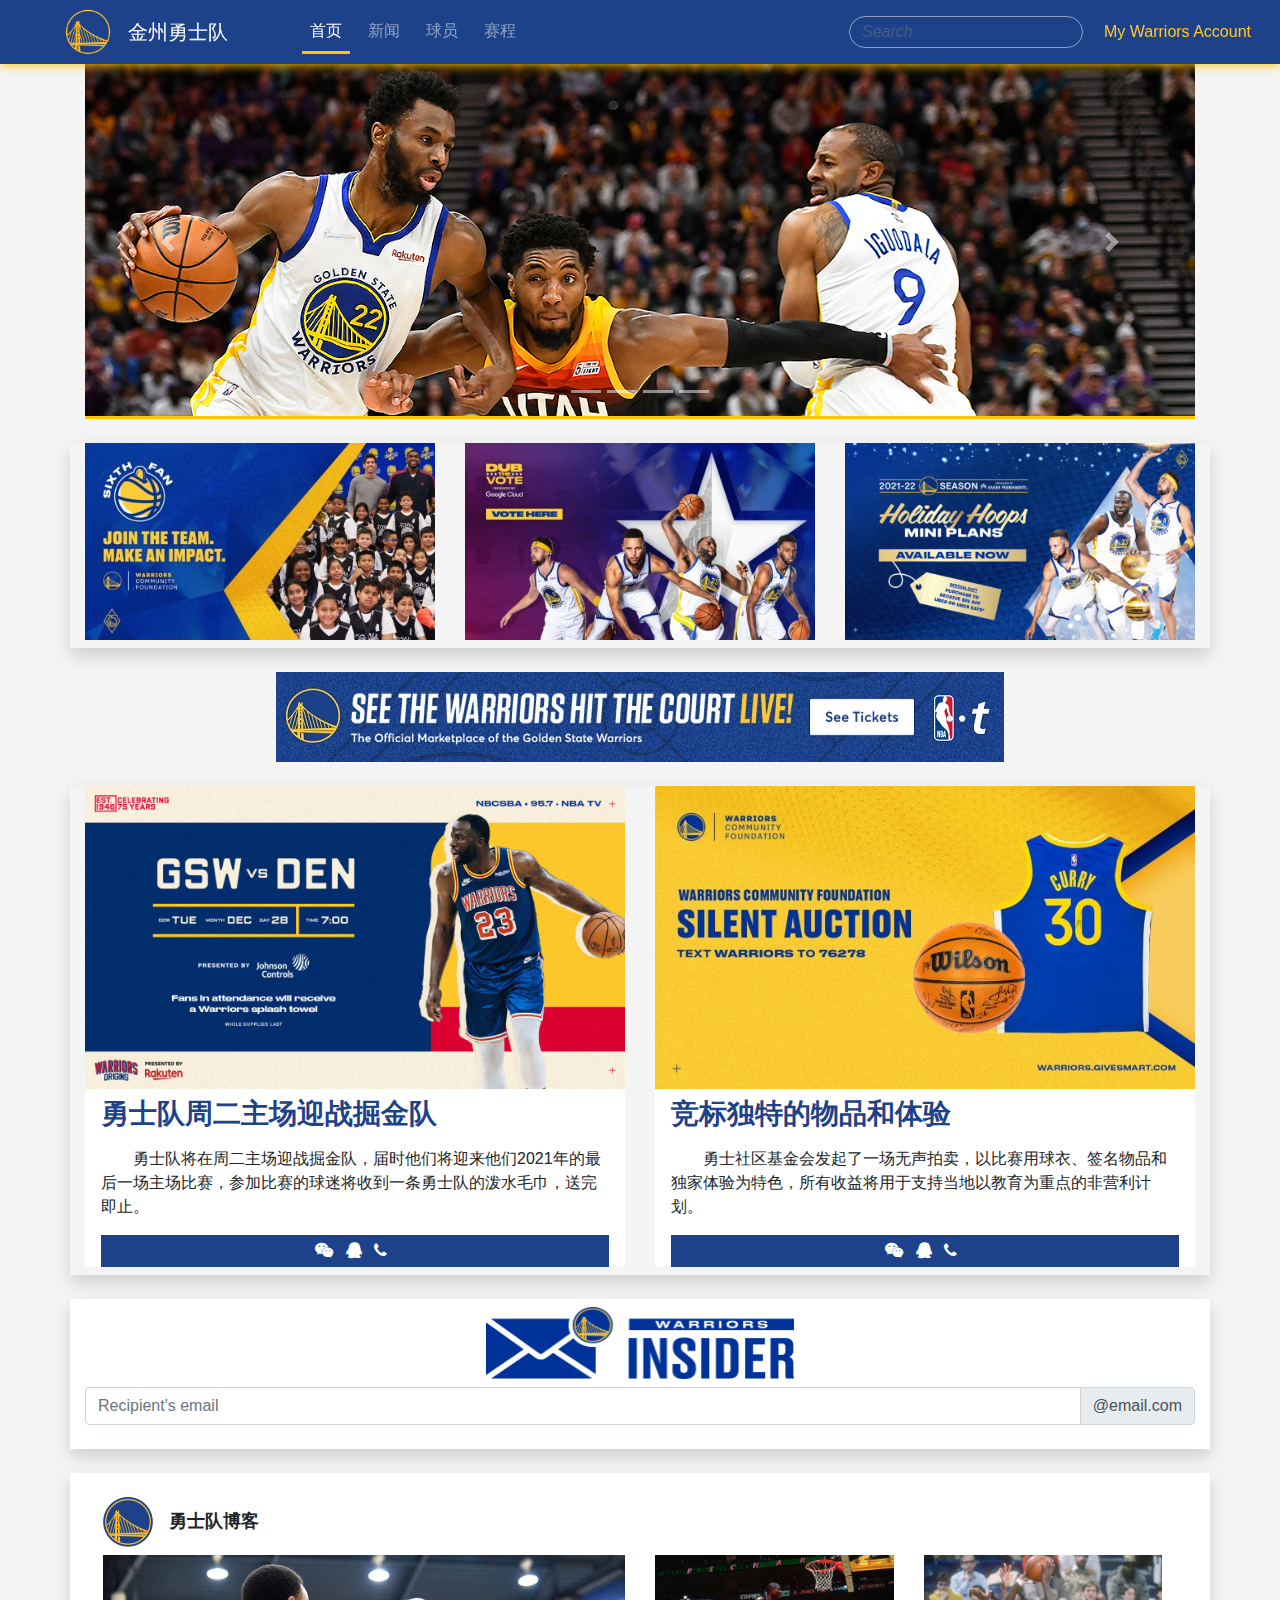
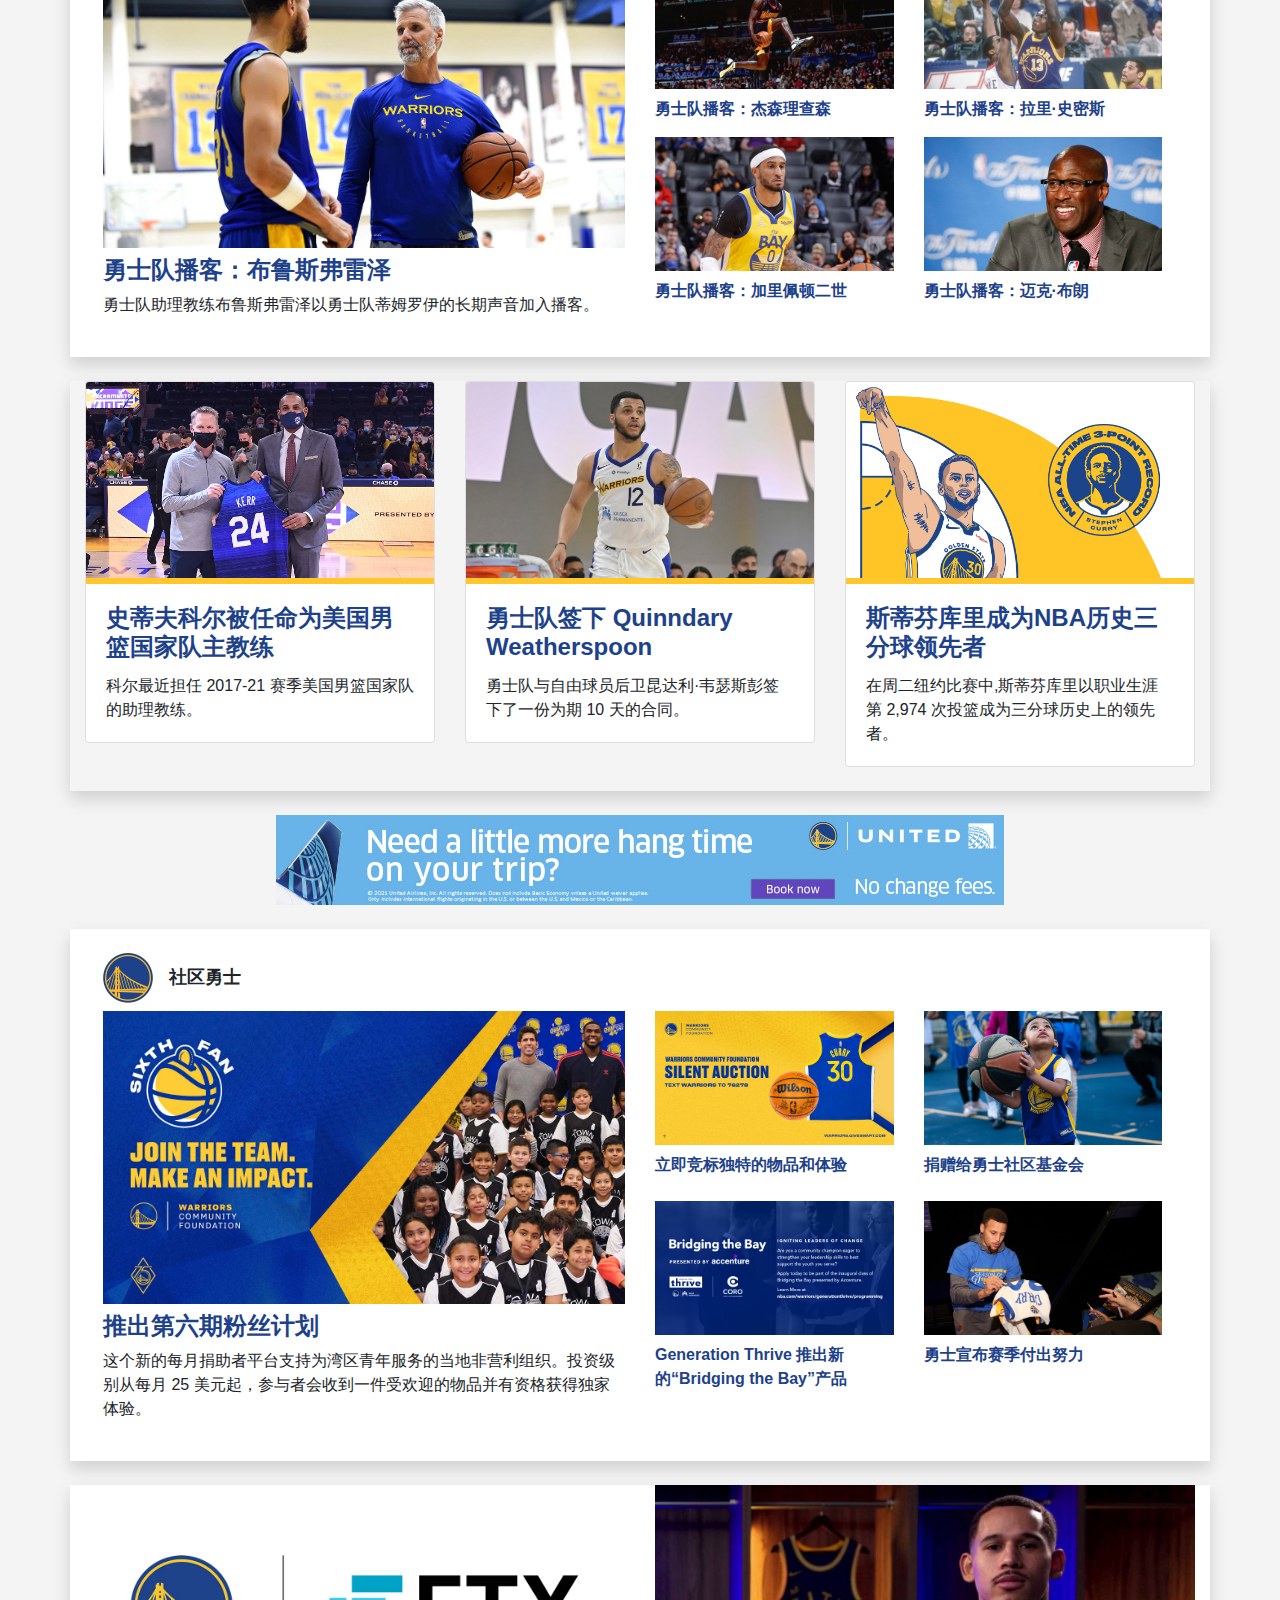
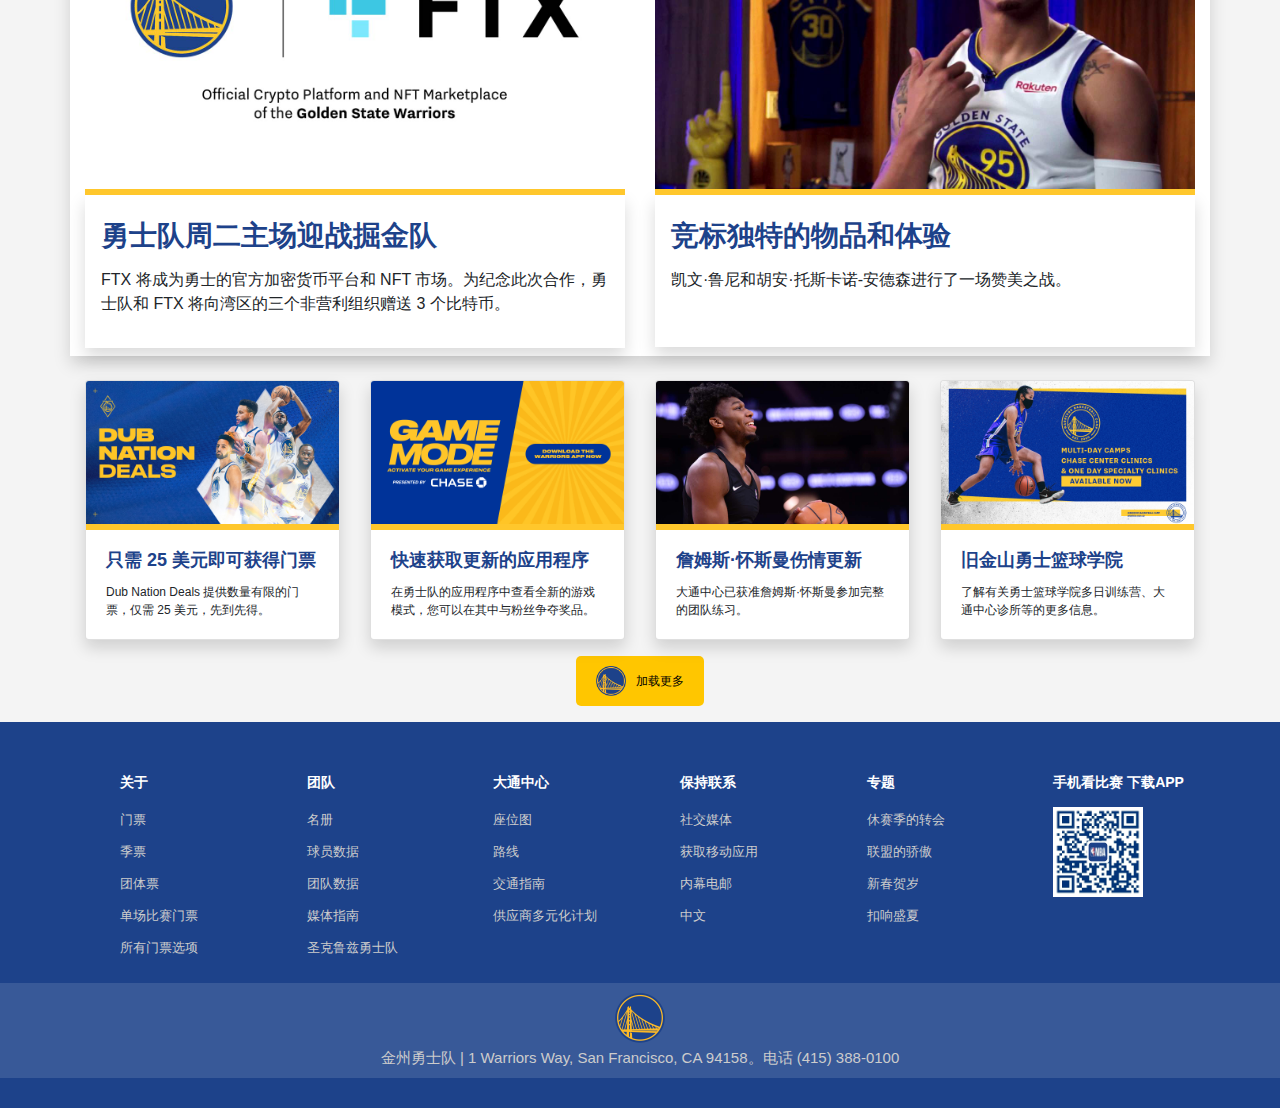
<file: index.html>
<!DOCTYPE html>
<html lang="en">

<head>
  <meta charset="UTF-8">
  <meta http-equiv="X-UA-Compatible" content="IE=edge">
  <meta name="viewport" content="width=device-width, initial-scale=1.0">
  <link rel="shortcut icon" href="images/warriors_favicon.ico" />
  <link rel="stylesheet" href="font-awesome-4.7.0/css/font-awesome.css">
  <link rel="stylesheet" href="bootstrap-4.2.1-dist/css/bootstrap.css">
  <link rel="stylesheet" href="css/media.css">
  <link rel="stylesheet" href="css/common.css">
  <link rel="stylesheet" href="css/index.css">
  <script src="js/jquery.min.js"></script>
  <script src="js/rocket.js"></script>
  <script src="js/index.js"></script>
  <title>仿金州勇士队官网</title>
</head>

<body>
  <div class="container-fluid">
    <nav class="navbar navbar-expand-lg navbar-dark bg-primary fixed-top" id="navbar">
      <img src="images/gsw-logo.png" alt="" class="imgSize ml-5">
      <a class="navbar-brand pr-5 pl-3" href="#">金州勇士队</a>
      <button class="navbar-toggler d-lg-none" type="button" data-toggle="collapse" data-target="#navbarContent">
        <span class="navbar-toggler-icon"></span>
      </button>
      <div class="collapse navbar-collapse" id="navbarContent">
        <ul class="navbar-nav mr-auto mt-2 mt-lg-0 nav-list">
          <li class="nav-item active">
            <a class="nav-link" href="index.html">首页 <span class="sr-only">(current)</span></a>
          </li>
          <li class="nav-item">
            <a class="nav-link" href="news.html">新闻</a>
          </li>
          <li class="nav-item">
            <a class="nav-link" href="player.html">球员</a>
          </li>
          <li class="nav-item">
            <a class="nav-link" href="game.html">赛程</a>
          </li>
          <!-- <li class="nav-item">
            <a class="nav-link" href="javascript:;">统计</a>
          </li>
          <li class="nav-item">
            <a class="nav-link" href="javascript:;">图集</a>
          </li> -->
        </ul>
        <form class="form-inline my-2 my-lg-0 position-relative">
          <input class="form-control mr-sm-2 inputBar" type="search" placeholder="Search" aria-label="Search">
          <button class="btn my-2 my-sm-0 inputBar-btn" type="submit">My Warriors Account</button>
        </form>
      </div>
    </nav>
  </div>
  <div class="container py-2"></div>
  <div class="container mt-5">
    <div id="carouselExampleIndicators" class="carousel slide" data-ride="carousel">
      <ol class="carousel-indicators">
        <li data-target="#carouselExampleIndicators" data-slide-to="0"></li>
        <li data-target="#carouselExampleIndicators" data-slide-to="1"></li>
        <li data-target="#carouselExampleIndicators" data-slide-to="2"></li>
        <li data-target="#carouselExampleIndicators" data-slide-to="3"></li>
      </ol>
      <div class="carousel-inner">
        <div class="carousel-item active">
          <img src="upload/turn004.png" class="d-block w-100" alt="...">
        </div>
        <div class="carousel-item">
          <img src="upload/turn005.png" class="d-block w-100" alt="...">
        </div>
        <div class="carousel-item">
          <img src="upload/turn001.jpg" class="d-block w-100" alt="...">
        </div>
        <div class="carousel-item">
          <img src="upload/turn003.jpg" class="d-block w-100" alt="...">
        </div>
      </div>
      <button class="carousel-control-prev colorNone" type="button" data-target="#carouselExampleIndicators"
        data-slide="prev">
        <span class="carousel-control-prev-icon" aria-hidden="true"></span>
        <span class="sr-only">Previous</span>
      </button>
      <button class="carousel-control-next colorNone" type="button" data-target="#carouselExampleIndicators"
        data-slide="next">
        <span class="carousel-control-next-icon" aria-hidden="true"></span>
        <span class="sr-only">Next</span>
      </button>
    </div>
  </div>
  <div class="container mt-4 shadow">
    <div class="row">
      <div class="col-12 col-sm-4 mb-2">
        <div class="overflow-hidden">
          <img src="images/p-001.jpg" class="img-fluid w-100 imghover" alt="">
        </div>
      </div>
      <div class="col-12 col-sm-4 mb-2">
        <div class="overflow-hidden">
          <img src="images/p-002.jpg" class="img-fluid w-100 imghover" alt="">
        </div>
      </div>
      <div class="col-12 col-sm-4 mb-2">
        <div class="overflow-hidden">
          <img src="images/p-003.jpg" class="img-fluid w-100 imghover" alt="">
        </div>
      </div>
    </div>
  </div>
  <div class="container mt-4 d-flex titlePic">
    <img src="images/titlePic.jpg" alt="">
  </div>
  <div class="container mt-4 shadow">
    <div class="row">
      <div class="col-12 col-sm-6 mb-2">
        <div class="overflow-hidden">
          <img src="images/p-004.jpg" class="img-fluid w-100 imghover" alt="">
        </div>
        <div class="bg-white px-3">
          <h3 class="py-2 font-weight-bold" style="margin-top: 0 !important;"><a href="#"
              class="def-color">勇士队周二主场迎战掘金队</a>
          </h3>
          <p class="pIndent">勇士队将在周二主场迎战掘金队，届时他们将迎来他们2021年的最后一场主场比赛，参加比赛的球迷将收到一条勇士队的泼水毛巾，送完即止。</p>
          <div class="bg-primary py-1 text-center iconbox w-100">
            <a href=""><i class="fa fa-wechat mr-2 text-white"></i></a>
            <a href=""><i class="fa fa-qq mr-2 text-white"></i></a>
            <a href=""><i class="fa fa-phone mr-2 text-white"></i></a>
          </div>
        </div>
      </div>
      <div class="col-12 col-sm-6 mb-2">
        <div class="overflow-hidden">
          <img src="images/p-005.jpg" class="img-fluid w-100 imghover" alt="">
        </div>
        <div class="bg-white px-3">
          <h3 class="py-2 font-weight-bold def-color" style="margin-top: 0 !important;"><a href="#"
              class="def-color">竞标独特的物品和体验</a></h3>
          <p class="pIndent">勇士社区基金会发起了一场无声拍卖，以比赛用球衣、签名物品和独家体验为特色，所有收益将用于支持当地以教育为重点的非营利计划。</p>
          <div class="bg-primary py-1 text-center iconbox w-100">
            <a href=""><i class="fa fa-wechat mr-2 text-white"></i></a>
            <a href=""><i class="fa fa-qq mr-2 text-white"></i></a>
            <a href=""><i class="fa fa-phone mr-2 text-white"></i></a>
          </div>
        </div>
      </div>
    </div>
  </div>
  <div class="container mt-4 bg-white py-2 shadow">
    <div class="row emailPicCenter">
      <img src="images/email-logo.png" alt="" class="emailPic pb-2">
    </div>
    <div class="input-group mb-3">
      <input type="text" class="form-control" placeholder="Recipient's email" aria-label="Recipient's username"
        aria-describedby="basic-addon2">
      <div class="input-group-append">
        <span class="input-group-text" id="basic-addon2">@email.com</span>
      </div>
    </div>
  </div>
  <div class="container mt-4 bg-white py-4 px-5 shadow">
    <div class="row blog">
      <img src="images/min-gsw-logo.png" alt="">
      <p class="titleBlog pl-3">勇士队博客</p>
    </div>
    <div class="row mt-2">
      <div class="col-sm-6 col-12 clearpadding-left click-Bruce">
        <li><a href="#"><img src="upload/Bruce_Fraser.jpg" class="img-fluid w-100 mb-2"></a></li>
        <li><a href="#">
            <h4 class="originColor font-weight-bold">勇士队播客：布鲁斯弗雷泽</h4>
          </a>
        </li>
        <p>勇士队助理教练布鲁斯弗雷泽以勇士队蒂姆罗伊的长期声音加入播客。</p>
      </div>
      <div class="col-sm-6">
        <div class="row">
          <div class="col-sm-6 col-6">
            <li><a href="#"><img src="upload/Jason_Richardson.jpg" class="img-fluid w-100 imghover mb-2"></a></li>
            <li><a href="#">
                <p class="originColor font-weight-bold">勇士队播客：杰森理查森</p>
              </a>
            </li>
          </div>
          <div class="col-sm-6 col-6">
            <li><a href="#"><img src="upload/Larry_Smith.jpg" class="img-fluid w-100 imghover mb-2"></a></li>
            <li><a href="#">
                <p class="originColor font-weight-bold">勇士队播客：拉里·史密斯</p>
              </a>
            </li>
          </div>
        </div>
        <div class="row">
          <div class="col-sm-6 col-6">
            <li><a href=#"><img src="upload/Payton.jpg" class="img-fluid w-100 imghover mb-2"></a></li>
            <li><a href=#">
                <p class="originColor font-weight-bold">勇士队播客：加里佩顿二世</p>
              </a>
            </li>
          </div>
          <div class="col-sm-6 col-6">
            <li><a href="#"><img src="upload/Mike_Brown.jpg" class="img-fluid w-100 imghover mb-2"></a></li>
            <li><a href="#">
                <p class="originColor font-weight-bold">勇士队播客：迈克·布朗</p>
              </a>
            </li>
          </div>
        </div>
      </div>
    </div>
  </div>
  <div class="container mt-4 shadow">
    <div class="row row-cols-1 row-cols-md-2">
      <div class="col-6 col-sm-4 mb-4">
        <div class="card">
          <div class="overflow-hidden">
            <img src="./upload/kerr.png" class="card-img-top imghover border-b" alt="...">
          </div>
          <div class="card-body">
            <a href="#">
              <h4 class="card-title originColor font-weight-bold">史蒂夫科尔被任命为美国男篮国家队主教练</h4>
            </a>
            <p class="card-text">科尔最近担任 2017-21 赛季美国男篮国家队的助理教练。</p>
          </div>
        </div>
      </div>
      <div class="col-6 col-sm-4 mb-4">
        <div class="card">
          <div class="overflow-hidden">
            <img src="./upload/weatherspoon.jpg" class="card-img-top imghover border-b" alt="...">
          </div>
          <div class="card-body">
            <a href="#">
              <h4 class="card-title originColor font-weight-bold">勇士队签下 Quinndary<br> Weatherspoon</h4>
            </a>
            <p class="card-text">勇士队与自由球员后卫昆达利·韦瑟斯彭签下了一份为期 10 天的合同。</p>
          </div>
        </div>
      </div>
      <div class="col-12 col-sm-4 mb-4">
        <div class="card overflow-hidden">
          <img src="./upload/sc.jpg" class="card-img-top imghover border-b" alt="...">
          <div class="card-body">
            <a href="#">
              <h4 class="card-title originColor font-weight-bold">斯蒂芬库里成为NBA历史三分球领先者</h4>
            </a>
            <p class="card-text">在周二纽约比赛中,斯蒂芬库里以职业生涯第 2,974 次投篮成为三分球历史上的领先者。</p>
          </div>
        </div>
      </div>
    </div>
  </div>
  <div class="container mt-4 d-flex titlePic">
    <img src="images/titlepic3.jfif" alt="">
  </div>
  <div class="container mt-4 bg-white py-4 px-5 shadow">
    <div class="row blog">
      <img src="images/min-gsw-logo.png" alt="">
      <p class="titleBlog pl-3">社区勇士</p>
    </div>
    <div class="row mt-2">
      <div class="col-sm-6 col-12 clearpadding-left">
        <li><a href="Bruce_blog.html"><img src="upload/comm-1.jpg" class="img-fluid w-100 mb-2"></a></li>
        <li><a href="Bruce_blog.html">
            <h4 class="originColor font-weight-bold">推出第六期粉丝计划</h4>
          </a>
        </li>
        <p>这个新的每月捐助者平台支持为湾区青年服务的当地非营利组织。投资级别从每月 25 美元起，参与者会收到一件受欢迎的物品并有资格获得独家体验。</p>
      </div>
      <div class="col-sm-6">
        <div class="row">
          <div class="col-sm-6 col-6">
            <li><a href="#"><img src="upload/comm-2.jpg" class="img-fluid w-100 imghover mb-2"></a></li>
            <li><a href="#">
                <p class="originColor font-weight-bold">立即竞标独特的物品和体验</p>
              </a>
            </li>
          </div>
          <div class="col-sm-6 col-6">
            <li><a href="#"><img src="upload/comm-3.jpg" class="img-fluid w-100 imghover mb-2"></a></li>
            <li><a href="#">
                <p class="originColor font-weight-bold">捐赠给勇士社区基金会</p>
              </a>
            </li>
          </div>
        </div>
        <div class="row">
          <div class="col-sm-6 col-6 mt-2">
            <li><a href="Payton_blog.html"><img src="upload/comm-4.jpg" class="img-fluid w-100 imghover mb-2"></a></li>
            <li><a href="Payton_blog.html">
                <p class="originColor font-weight-bold">Generation Thrive 推出新的“Bridging the Bay”产品</p>
              </a>
            </li>
          </div>
          <div class="col-sm-6 col-6 mt-2">
            <li><a href="#"><img src="upload/comm-5.jpg" class="img-fluid w-100 imghover mb-2"></a></li>
            <li><a href="#">
                <p class="originColor font-weight-bold">勇士宣布赛季付出努力</p>
              </a>
            </li>
          </div>
        </div>
      </div>
    </div>
  </div>
  <div class="container mt-4 shadow bg-white">
    <div class="row">
      <div class="col-12 col-sm-6 mb-2">
        <img src="upload/partner.jpg" class="img-fluid w-100 border-b" alt="">
        <div class="bg-white p-3 shadow">
          <h3 class="py-2 font-weight-bold originColor" style="margin-top: 0 !important;"><a href="#"
              class="def-color">勇士队周二主场迎战掘金队</a>
          </h3>
          <p>FTX 将成为勇士的官方加密货币平台和 NFT 市场。为纪念此次合作，勇士队和 FTX 将向湾区的三个非营利组织赠送 3 个比特币。</p>
        </div>
      </div>
      <div class="col-12 col-sm-6 mb-2">
        <img src="upload/Compliment_Battle.jpeg" class="img-fluid w-100 border-b" alt="">
        <div class="bg-white p-3 shadow" style="height: 152px;">
          <h3 class="py-2 font-weight-bold originColor" style="margin-top: 0 !important;"><a href="#"
              class="def-color">竞标独特的物品和体验</a>
          </h3>
          <p>凯文·鲁尼和胡安·托斯卡诺-安德森进行了一场赞美之战。</p>
        </div>
      </div>
    </div>
  </div>
  <div class="container mt-4 more-box">
    <div class="row">
      <div class="col-6 col-sm-3 mb-2">
        <div class="card shadow">
          <div class="overflow-hidden">
            <img src="./upload/2122-dubnationdeals.jpg" class="card-img-top imghover border-b" alt="...">
          </div>
          <div class="card-body">
            <a href="#">
              <h5 class="card-title originColor font-weight-bold" style="font-size: 18px;">只需 25 美元即可获得门票</h5>
            </a>
            <p class="card-text" style="font-size: 12px;">Dub Nation Deals 提供数量有限的门票，仅需 25 美元，先到先得。</p>
          </div>
        </div>
      </div>
      <div class="col-6 col-sm-3 mb-2">
        <div class="card shadow">
          <div class="overflow-hidden">
            <img src="./upload/game-mode-chase.jpg" class="card-img-top imghover border-b" alt="...">
          </div>
          <div class="card-body">
            <a href="#">
              <h5 class="card-title originColor font-weight-bold" style="font-size: 18px;">快速获取更新的应用程序</h5>
            </a>
            <p class="card-text" style="font-size: 12px;">在勇士队的应用程序中查看全新的游戏模式，您可以在其中与粉丝争夺奖品。</p>
          </div>
        </div>
      </div>
      <div class="col-6 col-sm-3">
        <div class="card shadow">
          <div class="overflow-hidden">
            <img src="./upload/Wiseman.jpg" class="card-img-top imghover border-b" alt="...">
          </div>
          <div class="card-body">
            <a href="#">
              <h5 class="card-title originColor font-weight-bold" style="font-size: 18px;">詹姆斯·怀斯曼伤情更新
              </h5>
            </a>
            <p class="card-text" style="font-size: 12px;">大通中心已获准詹姆斯·怀斯曼参加完整的团队练习。</p>
          </div>
        </div>
      </div>
      <div class="col-6 col-sm-3">
        <div class="card shadow">
          <div class="overflow-hidden">
            <img src="./upload/basketballSchool.jpg" class="card-img-top imghover border-b" alt="...">
          </div>
          <div class="card-body">
            <a href="#">
              <h5 class="card-title originColor font-weight-bold" style="font-size: 18px;">旧金山勇士篮球学院 </h5>
            </a>
            <p class="card-text" style="font-size: 12px;">了解有关勇士篮球学院多日训练营、大通中心诊所等的更多信息。 </p>
          </div>
        </div>
      </div>
    </div>
    <div class="row">
      <div class="col-6 col-sm-3 mb-2">
        <div class="card shadow">
          <div class="overflow-hidden">
            <img src="./upload/2122-dubnationdeals.jpg" class="card-img-top imghover border-b" alt="...">
          </div>
          <div class="card-body">
            <a href="#">
              <h5 class="card-title originColor font-weight-bold" style="font-size: 18px;">只需 25 美元即可获得门票</h5>
            </a>
            <p class="card-text" style="font-size: 12px;">Dub Nation Deals 提供数量有限的门票，仅需 25 美元，先到先得。</p>
          </div>
        </div>
      </div>
      <div class="col-6 col-sm-3 mb-2">
        <div class="card shadow">
          <div class="overflow-hidden">
            <img src="./upload/game-mode-chase.jpg" class="card-img-top imghover border-b" alt="...">
          </div>
          <div class="card-body">
            <a href="#">
              <h5 class="card-title originColor font-weight-bold" style="font-size: 18px;">快速获取更新的应用程序</h5>
            </a>
            <p class="card-text" style="font-size: 12px;">在勇士队的应用程序中查看全新的游戏模式，您可以在其中与粉丝争夺奖品。</p>
          </div>
        </div>
      </div>
      <div class="col-6 col-sm-3">
        <div class="card shadow">
          <div class="overflow-hidden">
            <img src="./upload/Wiseman.jpg" class="card-img-top imghover border-b" alt="...">
          </div>
          <div class="card-body">
            <a href="#">
              <h5 class="card-title originColor font-weight-bold" style="font-size: 18px;">詹姆斯·怀斯曼伤情更新
              </h5>
            </a>
            <p class="card-text" style="font-size: 12px;">大通中心已获准詹姆斯·怀斯曼参加完整的团队练习。</p>
          </div>
        </div>
      </div>
      <div class="col-6 col-sm-3">
        <div class="card shadow">
          <div class="overflow-hidden">
            <img src="./upload/basketballSchool.jpg" class="card-img-top imghover border-b" alt="...">
          </div>
          <div class="card-body">
            <a href="#">
              <h5 class="card-title originColor font-weight-bold" style="font-size: 18px;">旧金山勇士篮球学院 </h5>
            </a>
            <p class="card-text" style="font-size: 12px;">了解有关勇士篮球学院多日训练营、大通中心诊所等的更多信息。 </p>
          </div>
        </div>
      </div>
    </div>
    <div class="row">
      <div class="col-6 col-sm-3 mb-2">
        <div class="card shadow">
          <div class="overflow-hidden">
            <img src="./upload/2122-dubnationdeals.jpg" class="card-img-top imghover border-b" alt="...">
          </div>
          <div class="card-body">
            <a href="#">
              <h5 class="card-title originColor font-weight-bold" style="font-size: 18px;">只需 25 美元即可获得门票</h5>
            </a>
            <p class="card-text" style="font-size: 12px;">Dub Nation Deals 提供数量有限的门票，仅需 25 美元，先到先得。</p>
          </div>
        </div>
      </div>
      <div class="col-6 col-sm-3 mb-2">
        <div class="card shadow">
          <div class="overflow-hidden">
            <img src="./upload/game-mode-chase.jpg" class="card-img-top imghover border-b" alt="...">
          </div>
          <div class="card-body">
            <a href="#">
              <h5 class="card-title originColor font-weight-bold" style="font-size: 18px;">快速获取更新的应用程序</h5>
            </a>
            <p class="card-text" style="font-size: 12px;">在勇士队的应用程序中查看全新的游戏模式，您可以在其中与粉丝争夺奖品。</p>
          </div>
        </div>
      </div>
      <div class="col-6 col-sm-3">
        <div class="card shadow">
          <div class="overflow-hidden">
            <img src="./upload/Wiseman.jpg" class="card-img-top imghover border-b" alt="...">
          </div>
          <div class="card-body">
            <a href="#">
              <h5 class="card-title originColor font-weight-bold" style="font-size: 18px;">詹姆斯·怀斯曼伤情更新
              </h5>
            </a>
            <p class="card-text" style="font-size: 12px;">大通中心已获准詹姆斯·怀斯曼参加完整的团队练习。</p>
          </div>
        </div>
      </div>
      <div class="col-6 col-sm-3">
        <div class="card shadow">
          <div class="overflow-hidden">
            <img src="./upload/basketballSchool.jpg" class="card-img-top imghover border-b" alt="...">
          </div>
          <div class="card-body">
            <a href="#">
              <h5 class="card-title originColor font-weight-bold" style="font-size: 18px;">旧金山勇士篮球学院 </h5>
            </a>
            <p class="card-text" style="font-size: 12px;">了解有关勇士篮球学院多日训练营、大通中心诊所等的更多信息。 </p>
          </div>
        </div>
      </div>
    </div>
    <div class="d-flex mt-2" style="justify-content: center;">
      <div class="more-btn">
        <img src="./images/min-gsw-logo.png" style="height: 30;width: 30px;">
        <a href="javascript:;">
          <font>加载更多</font>
        </a>
      </div>
    </div>
  </div>
  <!-- 模态框 -->
  <!-- Scrollable modal -->
  <div class="modal-dialog modal-dialog-scrollable Bruce-blog-modal d-none">
    <img src="upload/Bruce_Fraser.jpg" alt="" style="width: 100%;">
    <h3 class="mt-2">勇士队播客：布鲁斯弗雷泽</h3>
    <font>勇士队助理教练布鲁斯弗雷泽与勇士队的长期之声蒂姆罗伊一起加入播客</font><br>
    <i>发布时间：2021 年 12 月 27 日</i>
    <p class="py-1">蒂姆·罗伊与勇士队助理教练布鲁斯·弗雷泽坐在一起。他们讨论了斯蒂芬库里成为 NBA 历史上的三分球领先者，弗雷泽多年来与库里的密切合作等等！</p>
    <p>弗雷泽谈到当斯蒂芬库里打破雷阿伦的三分球记录时，在麦迪逊广场花园的地板上是多么的超现实。弗雷泽说，这是他自 2015 年总决赛以来第一次感受到库里的紧张。他还谈到了两人之间的信任程度。(2:34 - 12:09)</p>
    <p>弗雷泽谈到库里对年轻一代的影响以及他如何改变了篮球运动。他还谈到了库里的赛前热身是如何焕发生机的。(12:10 - 16:40)</p>
    <p>弗雷泽还讨论了他成长过程中高中和大学篮球对他的影响，因为他的父亲是长滩城市学院的主教练。(17:08 - 23:20)</p>
  </div>
  <!-- 返回顶部 -->
  <div class="rocket"></div>
  <!-- 页脚 -->
  <footer class="footer mt-3">
    <div class="mod_help container">
      <div class="row">
        <dl class="col-6 col-md-2">
          <dt>关于</dt>
          <dd><a href="#">门票</a></dd>
          <dd><a href="#">季票</a></dd>
          <dd><a href="#">团体票</a></dd>
          <dd><a href="#">单场比赛门票</a></dd>
          <dd><a href="#">所有门票选项</a></dd>
        </dl>
        <dl class="col-6 col-md-2">
          <dt>团队</dt>
          <dd><a href="#">名册</a></dd>
          <dd><a href="#">球员数据</a></dd>
          <dd><a href="#">团队数据</a></dd>
          <dd><a href="#">媒体指南</a></dd>
          <dd><a href="#">圣克鲁兹勇士队</a></dd>
        </dl>
        <dl class="col-6 col-md-2">
          <dt>大通中心</dt>
          <dd><a href="#">座位图</a></dd>
          <dd><a href="#">路线</a></dd>
          <dd><a href="#">交通指南</a></dd>
          <dd><a href="#">供应商多元化计划</a></dd>
        </dl>
        <dl class="col-6 col-md-2">
          <dt>保持联系</dt>
          <dd><a href="#">社交媒体</a></dd>
          <dd><a href="#">获取移动应用</a></dd>
          <dd><a href="#">内幕电邮</a></dd>
          <dd><a href="#">中文</a></dd>
        </dl>
        <dl class="col-6 col-md-2">
          <dt>专题</dt>
          <dd><a href="#">休赛季的转会</a></dd>
          <dd><a href="#">联盟的骄傲</a></dd>
          <dd><a href="#">新春贺岁</a></dd>
          <dd><a href="#">扣响盛夏</a></dd>
        </dl>
        <dl class="col-6 col-md-2">
          <dt>手机看比赛 下载APP</dt>
          <dd>
            <img src="images/download.jpg" alt="" style="width: 90px;height: 90px;">
          </dd>
        </dl>
      </div>
    </div>
    <div class="mod_copyright">
      <div class="copyright container-fluid">
        <img src="images/min-gsw-logo.png" alt="">
        <p>金州勇士队
          | 1 Warriors Way, San Francisco, CA 94158。电话 (415) 388-0100</p>
      </div>
    </div>
  </footer>

  <!-- jQuery and JavaScript Bundle with Popper -->
  <!-- <script src="https://cdn.jsdelivr.net/npm/jquery@3.5.1/dist/jquery.slim.min.js"></script> -->
  <script src="https://cdn.jsdelivr.net/npm/bootstrap@4.6.1/dist/js/bootstrap.bundle.min.js"></script>
</body>

</html>
</file>
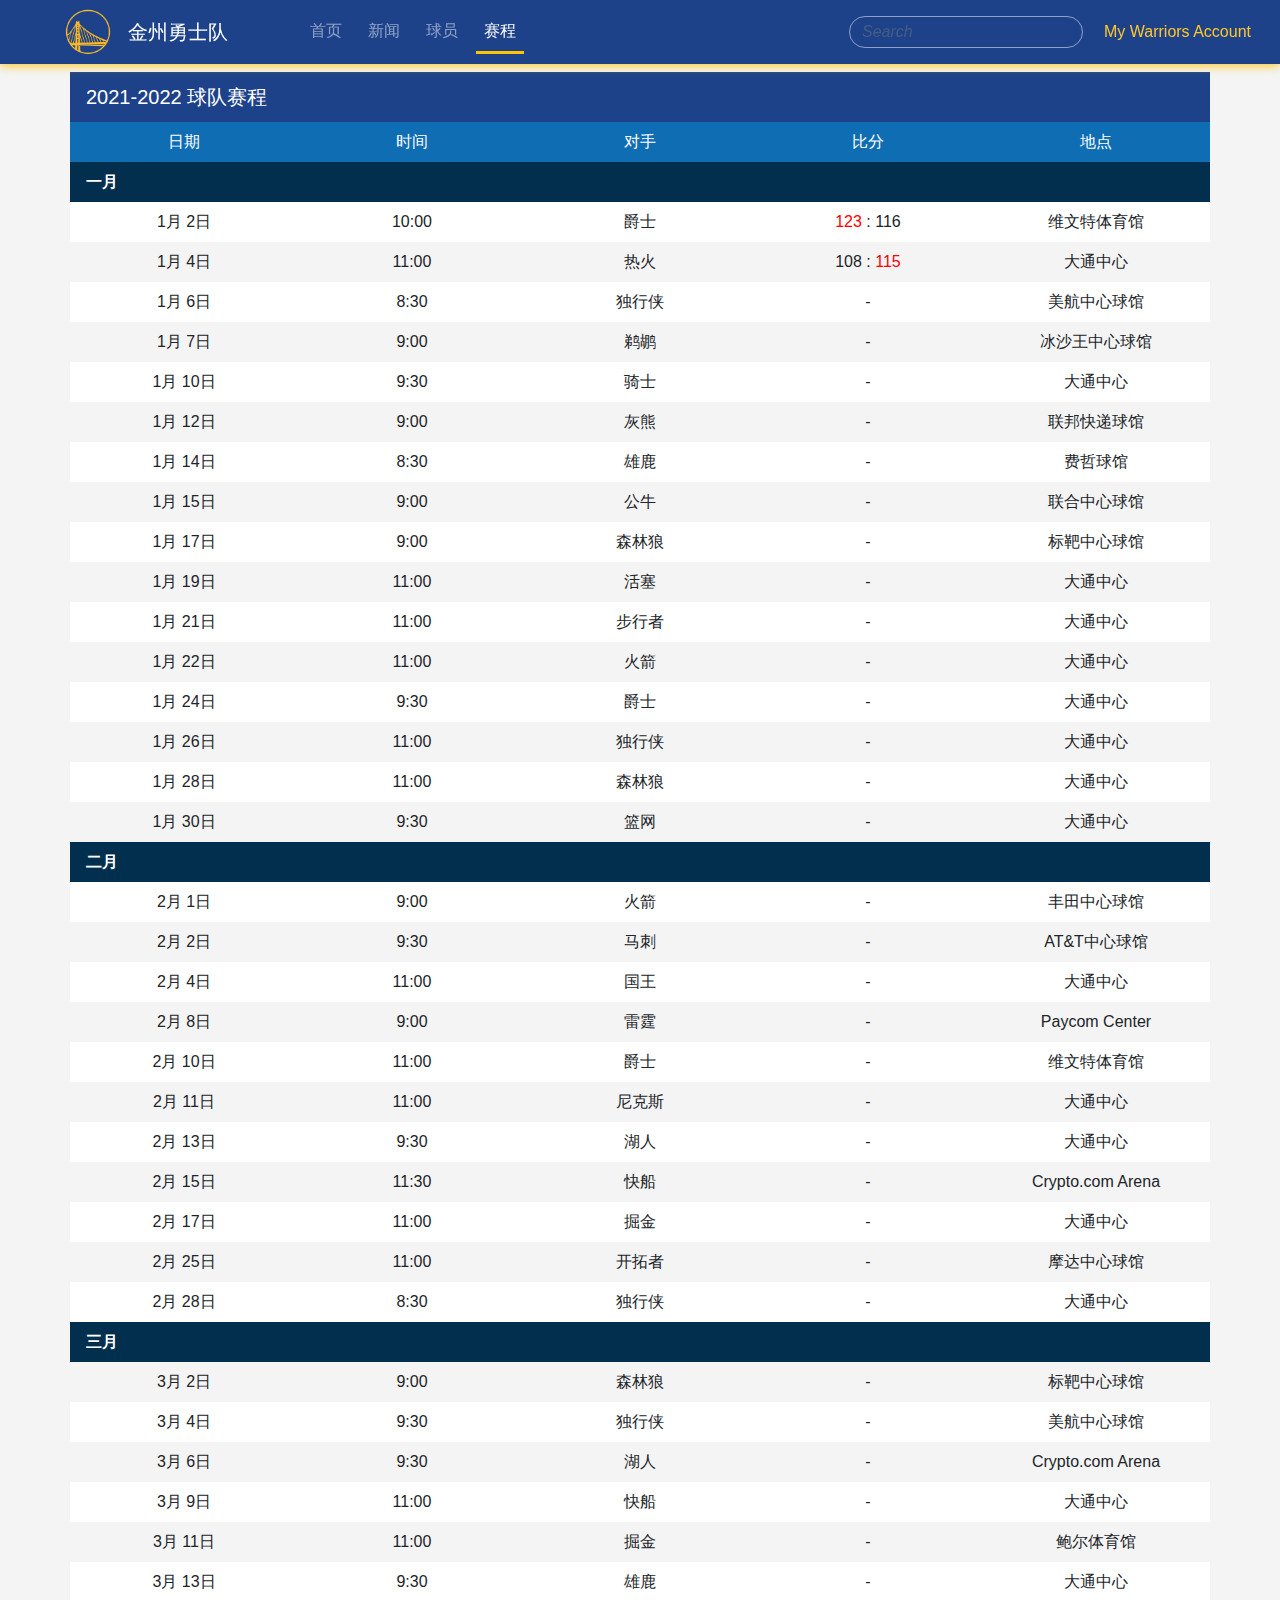
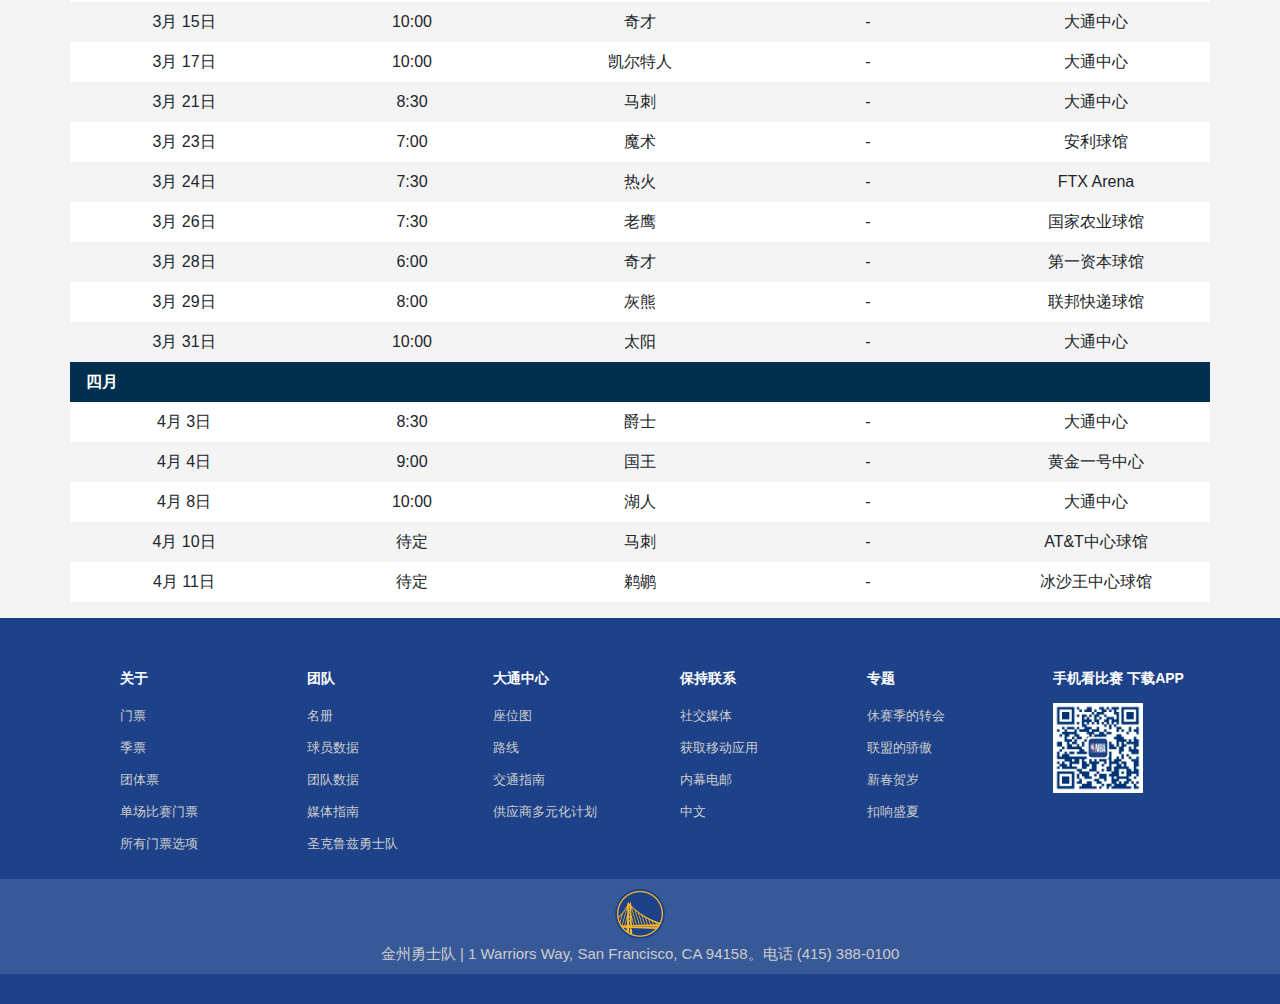
<file: game.html>
<!DOCTYPE html>
<html lang="en">

<head>
    <meta charset="UTF-8">
    <meta http-equiv="X-UA-Compatible" content="IE=edge">
    <meta name="viewport" content="width=device-width, initial-scale=1.0">
    <link rel="shortcut icon" href="images/warriors_favicon.ico" />
    <link rel="stylesheet" href="font-awesome-4.7.0/css/font-awesome.css">
    <link rel="stylesheet" href="bootstrap-4.2.1-dist/css/bootstrap.css">
    <link rel="stylesheet" href="css/media.css">
    <link rel="stylesheet" href="css/common.css">
    <link rel="stylesheet" href="css/games.css">
    <script src="js/jquery.min.js"></script>
    <script src="js/rocket.js"></script>
    <script src="js/games.js"></script>
    <title>仿金州勇士队官网</title>
</head>

<body>
    <div class="container-fluid">
        <nav class="navbar navbar-expand-lg navbar-dark bg-primary fixed-top" id="navbar">
            <img src="images/gsw-logo.png" alt="" class="imgSize ml-5">
            <a class="navbar-brand pr-5 pl-3" href="#">金州勇士队</a>
            <button class="navbar-toggler d-lg-none" type="button" data-toggle="collapse" data-target="#navbarContent">
                <span class="navbar-toggler-icon"></span>
            </button>
            <div class="collapse navbar-collapse" id="navbarContent">
                <ul class="navbar-nav mr-auto mt-2 mt-lg-0 nav-list">
                    <li class="nav-item">
                        <a class="nav-link" href="index.html">首页 <span class="sr-only">(current)</span></a>
                    </li>
                    <li class="nav-item">
                        <a class="nav-link" href="news.html">新闻</a>
                    </li>
                    <li class="nav-item">
                        <a class="nav-link" href="player.html">球员</a>
                    </li>
                    <li class="nav-item active">
                        <a class="nav-link" href="game.html">赛程</a>
                    </li>
                    <!-- <li class="nav-item">
                        <a class="nav-link" href="javascript:;">统计</a>
                    </li>
                    <li class="nav-item">
                        <a class="nav-link" href="javascript:;">图集</a>
                    </li> -->
                </ul>
                <form class="form-inline my-2 my-lg-0 position-relative">
                    <input class="form-control mr-sm-2 inputBar" type="search" placeholder="Search" aria-label="Search">
                    <button class="btn my-2 my-sm-0 inputBar-btn" type="submit">My Warriors Account</button>
                </form>
            </div>
        </nav>
    </div>
    <div class="container pt-4"></div>
    <div class="container pt-5">
        <div class="row bg-primary">
            <h2 class="news-title pl-3 mb-0"><a href="javascript:;">2021-2022 球队赛程</a>
        </div>
        <div class="row tablehead d-flex">
            <p>日期</p>
            <p>时间</p>
            <p>对手</p>
            <p>比分</p>
            <p>地点</p>
        </div>
        <div class="row title-month pl-3 py-2 text-white font-weight-bold">一月</div>
        <div class="month">
            <div class="row d-flex games-info-p">
                <p>1月 2日</p>
                <p>10:00</p>
                <p>爵士</p>
                <p class="res"><span>123</span> : 116</p>
                <p>维文特体育馆</p>
            </div>
            <div class="row d-flex games-info-p">
                <p>1月 4日</p>
                <p>11:00</p>
                <p>热火</p>
                <p class="res">108 : <span>115</span></p>
                <p>大通中心</p>
            </div>
            <div class="row d-flex games-info-p">
                <p>1月 6日</p>
                <p>8:30</p>
                <p>独行侠</p>
                <p>-</p>
                <p>美航中心球馆</p>
            </div>
            <div class="row d-flex games-info-p">
                <p>1月 7日</p>
                <p>9:00</p>
                <p>鹈鹕</p>
                <p>-</p>
                <p>冰沙王中心球馆</p>
            </div>
            <div class="row d-flex games-info-p">
                <p>1月 10日</p>
                <p>9:30 </p>
                <p>骑士</p>
                <p>-</p>
                <p>大通中心</p>
            </div>
            <div class="row d-flex games-info-p">
                <p>1月 12日</p>
                <p>9:00</p>
                <p>灰熊</p>
                <p>-</p>
                <p>联邦快递球馆</p>
            </div>
            <div class="row d-flex games-info-p">
                <p>1月 14日</p>
                <p>8:30</p>
                <p>雄鹿</p>
                <p>-</p>
                <p>费哲球馆</p>
            </div>
            <div class="row d-flex games-info-p">
                <p>1月 15日</p>
                <p>9:00 </p>
                <p>公牛</p>
                <p>-</p>
                <p>联合中心球馆</p>
            </div>
            <div class="row d-flex games-info-p">
                <p>1月 17日</p>
                <p>9:00</p>
                <p>森林狼</p>
                <p>-</p>
                <p>标靶中心球馆</p>
            </div>
            <div class="row d-flex games-info-p">
                <p>1月 19日</p>
                <p>11:00</p>
                <p>活塞</p>
                <p>-</p>
                <p>大通中心</p>
            </div>
            <div class="row d-flex games-info-p">
                <p>1月 21日</p>
                <p>11:00</p>
                <p>步行者</p>
                <p>-</p>
                <p>大通中心</p>
            </div>
            <div class="row d-flex games-info-p">
                <p>1月 22日</p>
                <p>11:00</p>
                <p>火箭</p>
                <p>-</p>
                <p>大通中心</p>
            </div>
            <div class="row d-flex games-info-p">
                <p>1月 24日</p>
                <p>9:30</p>
                <p>爵士</p>
                <p>-</p>
                <p>大通中心</p>
            </div>
            <div class="row d-flex games-info-p">
                <p>1月 26日</p>
                <p>11:00</p>
                <p>独行侠</p>
                <p>-</p>
                <p>大通中心</p>
            </div>
            <div class="row d-flex games-info-p">
                <p>1月 28日</p>
                <p>11:00</p>
                <p>森林狼</p>
                <p>-</p>
                <p>大通中心</p>
            </div>
            <div class="row d-flex games-info-p">
                <p>1月 30日</p>
                <p>9:30</p>
                <p>篮网</p>
                <p>-</p>
                <p>大通中心</p>
            </div>
        </div>
        <div class="row title-month pl-3 py-2 text-white font-weight-bold">二月</div>
        <div class="month">
            <div class="row d-flex games-info-p">
                <p>2月 1日</p>
                <p>9:00</p>
                <p>火箭</p>
                <p>-</p>
                <p>丰田中心球馆</p>
            </div>
            <div class="row d-flex games-info-p">
                <p>2月 2日</p>
                <p>9:30</p>
                <p>马刺</p>
                <p>-</p>
                <p>AT&T中心球馆</p>
            </div>
            <div class="row d-flex games-info-p">
                <p>2月 4日</p>
                <p>11:00</p>
                <p>国王</p>
                <p>-</p>
                <p>大通中心</p>
            </div>
            <div class="row d-flex games-info-p">
                <p>2月 8日</p>
                <p>9:00</p>
                <p>雷霆</p>
                <p>-</p>
                <p>Paycom Center</p>
            </div>
            <div class="row d-flex games-info-p">
                <p>2月 10日</p>
                <p>11:00</p>
                <p>爵士</p>
                <p>-</p>
                <p>维文特体育馆</p>
            </div>
            <div class="row d-flex games-info-p">
                <p>2月 11日</p>
                <p>11:00</p>
                <p>尼克斯</p>
                <p>-</p>
                <p>大通中心</p>
            </div>
            <div class="row d-flex games-info-p">
                <p>2月 13日</p>
                <p>9:30</p>
                <p>湖人</p>
                <p>-</p>
                <p>大通中心</p>
            </div>
            <div class="row d-flex games-info-p">
                <p>2月 15日</p>
                <p>11:30</p>
                <p>快船</p>
                <p>-</p>
                <p>Crypto.com Arena</p>
            </div>
            <div class="row d-flex games-info-p">
                <p>2月 17日</p>
                <p>11:00</p>
                <p>掘金</p>
                <p>-</p>
                <p>大通中心</p>
            </div>
            <div class="row d-flex games-info-p">
                <p>2月 25日</p>
                <p>11:00</p>
                <p>开拓者</p>
                <p>-</p>
                <p>摩达中心球馆</p>
            </div>
            <div class="row d-flex games-info-p">
                <p>2月 28日</p>
                <p>8:30</p>
                <p>独行侠</p>
                <p>-</p>
                <p>大通中心</p>
            </div>
        </div>
        <div class="row title-month pl-3 py-2 text-white font-weight-bold">三月</div>
        <div class="month">
            <div class="row d-flex games-info-p">
                <p>3月 2日</p>
                <p>9:00</p>
                <p>森林狼</p>
                <p>-</p>
                <p>标靶中心球馆</p>
            </div>
            <div class="row d-flex games-info-p">
                <p>3月 4日</p>
                <p>9:30</p>
                <p>独行侠</p>
                <p>-</p>
                <p>美航中心球馆</p>
            </div>
            <div class="row d-flex games-info-p">
                <p>3月 6日</p>
                <p>9:30</p>
                <p>湖人</p>
                <p>-</p>
                <p>Crypto.com Arena</p>
            </div>
            <div class="row d-flex games-info-p">
                <p>3月 9日</p>
                <p>11:00</p>
                <p>快船</p>
                <p>-</p>
                <p>大通中心</p>
            </div>
            <div class="row d-flex games-info-p">
                <p>3月 11日</p>
                <p>11:00</p>
                <p>掘金</p>
                <p>-</p>
                <p>鲍尔体育馆</p>
            </div>
            <div class="row d-flex games-info-p">
                <p>3月 13日</p>
                <p>9:30</p>
                <p>雄鹿</p>
                <p>-</p>
                <p>大通中心</p>
            </div>
            <div class="row d-flex games-info-p">
                <p>3月 15日</p>
                <p>10:00</p>
                <p>奇才</p>
                <p>-</p>
                <p>大通中心</p>
            </div>
            <div class="row d-flex games-info-p">
                <p>3月 17日</p>
                <p>10:00</p>
                <p>凯尔特人</p>
                <p>-</p>
                <p>大通中心</p>
            </div>
            <div class="row d-flex games-info-p">
                <p>3月 21日</p>
                <p>8:30</p>
                <p>马刺</p>
                <p>-</p>
                <p>大通中心</p>
            </div>
            <div class="row d-flex games-info-p">
                <p>3月 23日</p>
                <p>7:00</p>
                <p>魔术</p>
                <p>-</p>
                <p>安利球馆</p>
            </div>
            <div class="row d-flex games-info-p">
                <p>3月 24日</p>
                <p>7:30</p>
                <p>热火</p>
                <p>-</p>
                <p>FTX Arena</p>
            </div>
            <div class="row d-flex games-info-p">
                <p>3月 26日</p>
                <p>7:30</p>
                <p>老鹰</p>
                <p>-</p>
                <p>国家农业球馆</p>
            </div>
            <div class="row d-flex games-info-p">
                <p>3月 28日</p>
                <p>6:00</p>
                <p>奇才</p>
                <p>-</p>
                <p>第一资本球馆</p>
            </div>
            <div class="row d-flex games-info-p">
                <p>3月 29日</p>
                <p>8:00</p>
                <p>灰熊</p>
                <p>-</p>
                <p>联邦快递球馆</p>
            </div>
            <div class="row d-flex games-info-p">
                <p>3月 31日</p>
                <p>10:00</p>
                <p>太阳</p>
                <p>-</p>
                <p>大通中心</p>
            </div>
        </div>
        <div class="row title-month pl-3 py-2 text-white font-weight-bold">四月</div>
        <div class="month">
            <div class="row d-flex games-info-p">
                <p>4月 3日</p>
                <p>8:30</p>
                <p>爵士</p>
                <p>-</p>
                <p>大通中心</p>
            </div>
            <div class="row d-flex games-info-p">
                <p>4月 4日</p>
                <p>9:00</p>
                <p>国王</p>
                <p>-</p>
                <p>黄金一号中心</p>
            </div>
            <div class="row d-flex games-info-p">
                <p>4月 8日</p>
                <p>10:00</p>
                <p>湖人</p>
                <p>-</p>
                <p>大通中心</p>
            </div>
            <div class="row d-flex games-info-p">
                <p>4月 10日</p>
                <p>待定</p>
                <p>马刺</p>
                <p>-</p>
                <p>AT&T中心球馆</p>
            </div>
            <div class="row d-flex games-info-p">
                <p>4月 11日</p>
                <p>待定</p>
                <p>鹈鹕</p>
                <p>-</p>
                <p>冰沙王中心球馆</p>
            </div>
        </div>
    </div>

    <!-- 返回顶部 -->
    <div class="rocket"></div>
    <footer class="footer mt-3">
        <div class="mod_help container">
            <div class="row">
                <dl class="col-6 col-md-2">
                    <dt>关于</dt>
                    <dd><a href="#">门票</a></dd>
                    <dd><a href="#">季票</a></dd>
                    <dd><a href="#">团体票</a></dd>
                    <dd><a href="#">单场比赛门票</a></dd>
                    <dd><a href="#">所有门票选项</a></dd>
                </dl>
                <dl class="col-6 col-md-2">
                    <dt>团队</dt>
                    <dd><a href="#">名册</a></dd>
                    <dd><a href="#">球员数据</a></dd>
                    <dd><a href="#">团队数据</a></dd>
                    <dd><a href="#">媒体指南</a></dd>
                    <dd><a href="#">圣克鲁兹勇士队</a></dd>
                </dl>
                <dl class="col-6 col-md-2">
                    <dt>大通中心</dt>
                    <dd><a href="#">座位图</a></dd>
                    <dd><a href="#">路线</a></dd>
                    <dd><a href="#">交通指南</a></dd>
                    <dd><a href="#">供应商多元化计划</a></dd>
                </dl>
                <dl class="col-6 col-md-2">
                    <dt>保持联系</dt>
                    <dd><a href="#">社交媒体</a></dd>
                    <dd><a href="#">获取移动应用</a></dd>
                    <dd><a href="#">内幕电邮</a></dd>
                    <dd><a href="#">中文</a></dd>
                </dl>
                <dl class="col-6 col-md-2">
                    <dt>专题</dt>
                    <dd><a href="#">休赛季的转会</a></dd>
                    <dd><a href="#">联盟的骄傲</a></dd>
                    <dd><a href="#">新春贺岁</a></dd>
                    <dd><a href="#">扣响盛夏</a></dd>
                </dl>
                <dl class="col-6 col-md-2">
                    <dt>手机看比赛 下载APP</dt>
                    <dd>
                        <img src="images/download.jpg" alt="" style="width: 90px;height: 90px;">
                    </dd>
                </dl>
            </div>
        </div>
        <div class="mod_copyright">
            <div class="copyright container-fluid">
                <img src="images/min-gsw-logo.png" alt="">
                <p>金州勇士队
                    | 1 Warriors Way, San Francisco, CA 94158。电话 (415) 388-0100</p>
            </div>
        </div>
    </footer>

    <!-- jQuery and JavaScript Bundle with Popper -->
    <!-- <script src="https://cdn.jsdelivr.net/npm/jquery@3.5.1/dist/jquery.slim.min.js"></script> -->
    <script src="https://cdn.jsdelivr.net/npm/bootstrap@4.6.1/dist/js/bootstrap.bundle.min.js"></script>
</body>

</html>
</file>
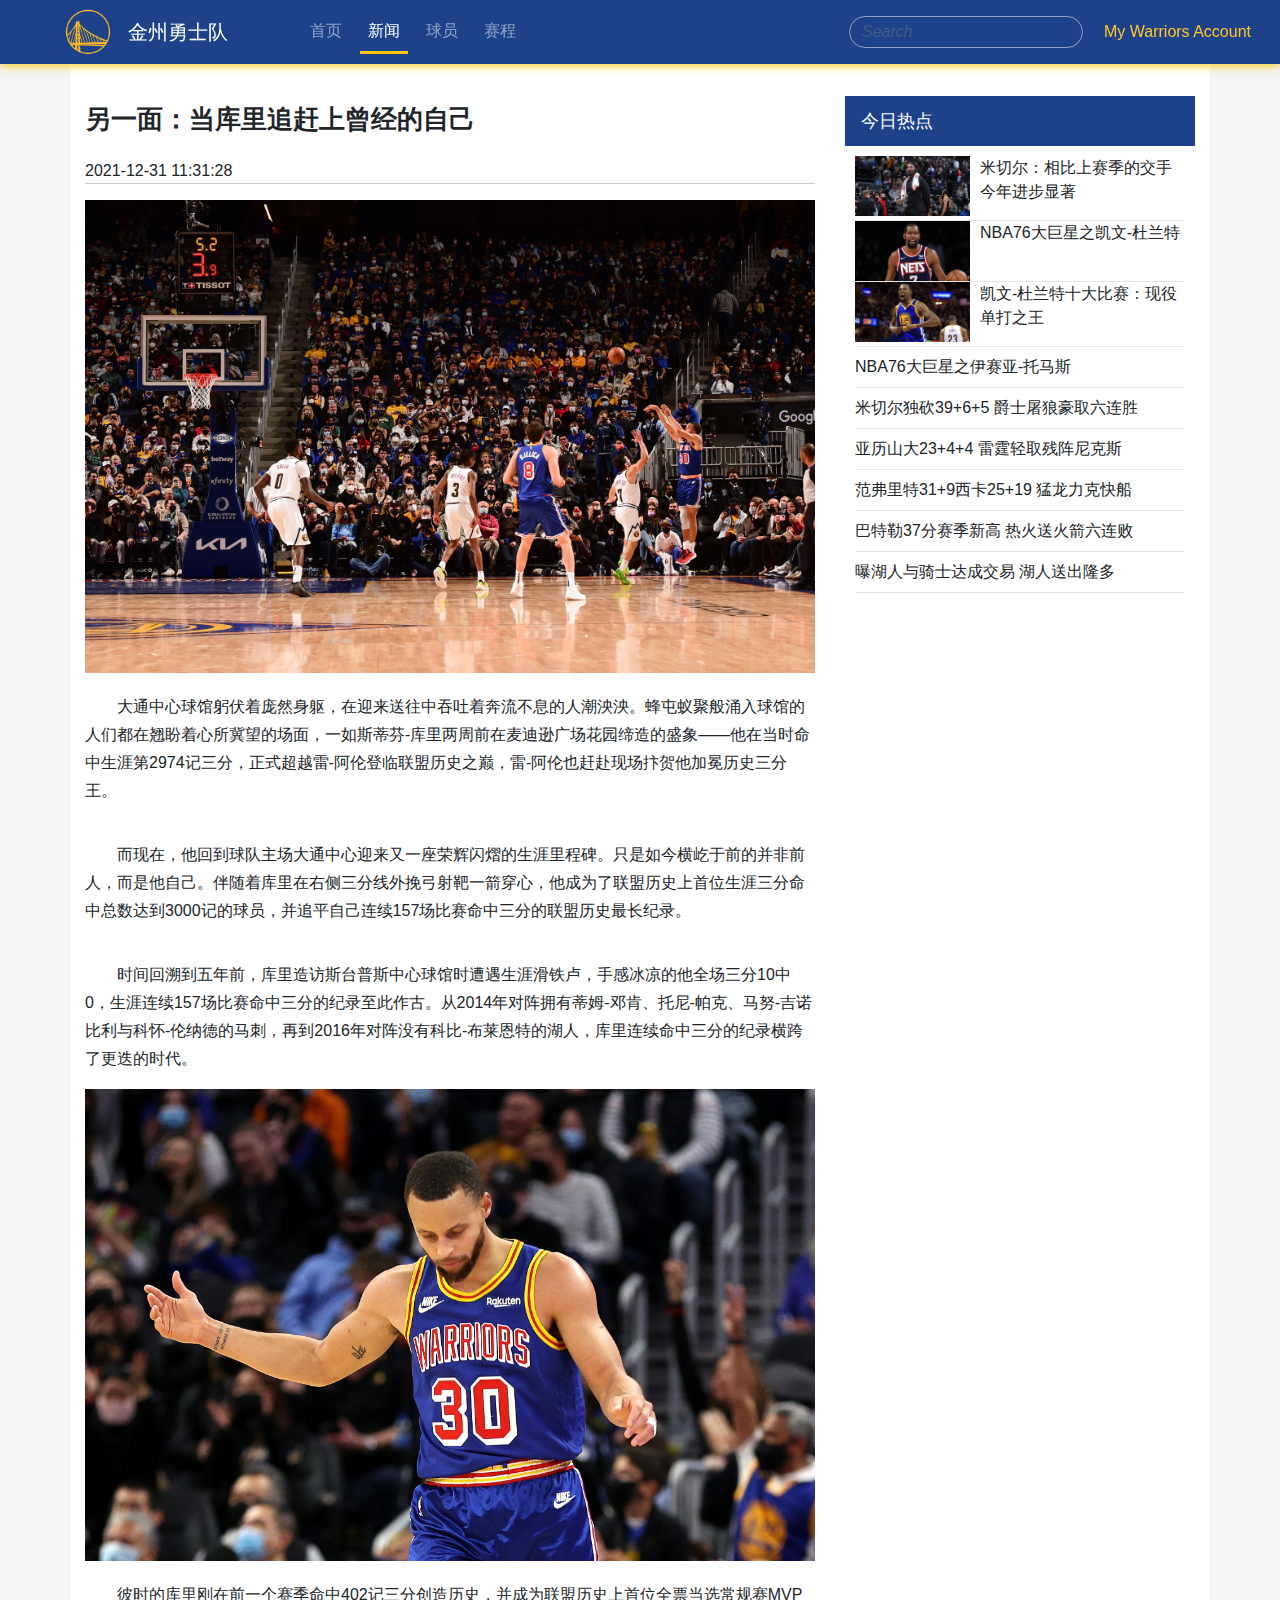
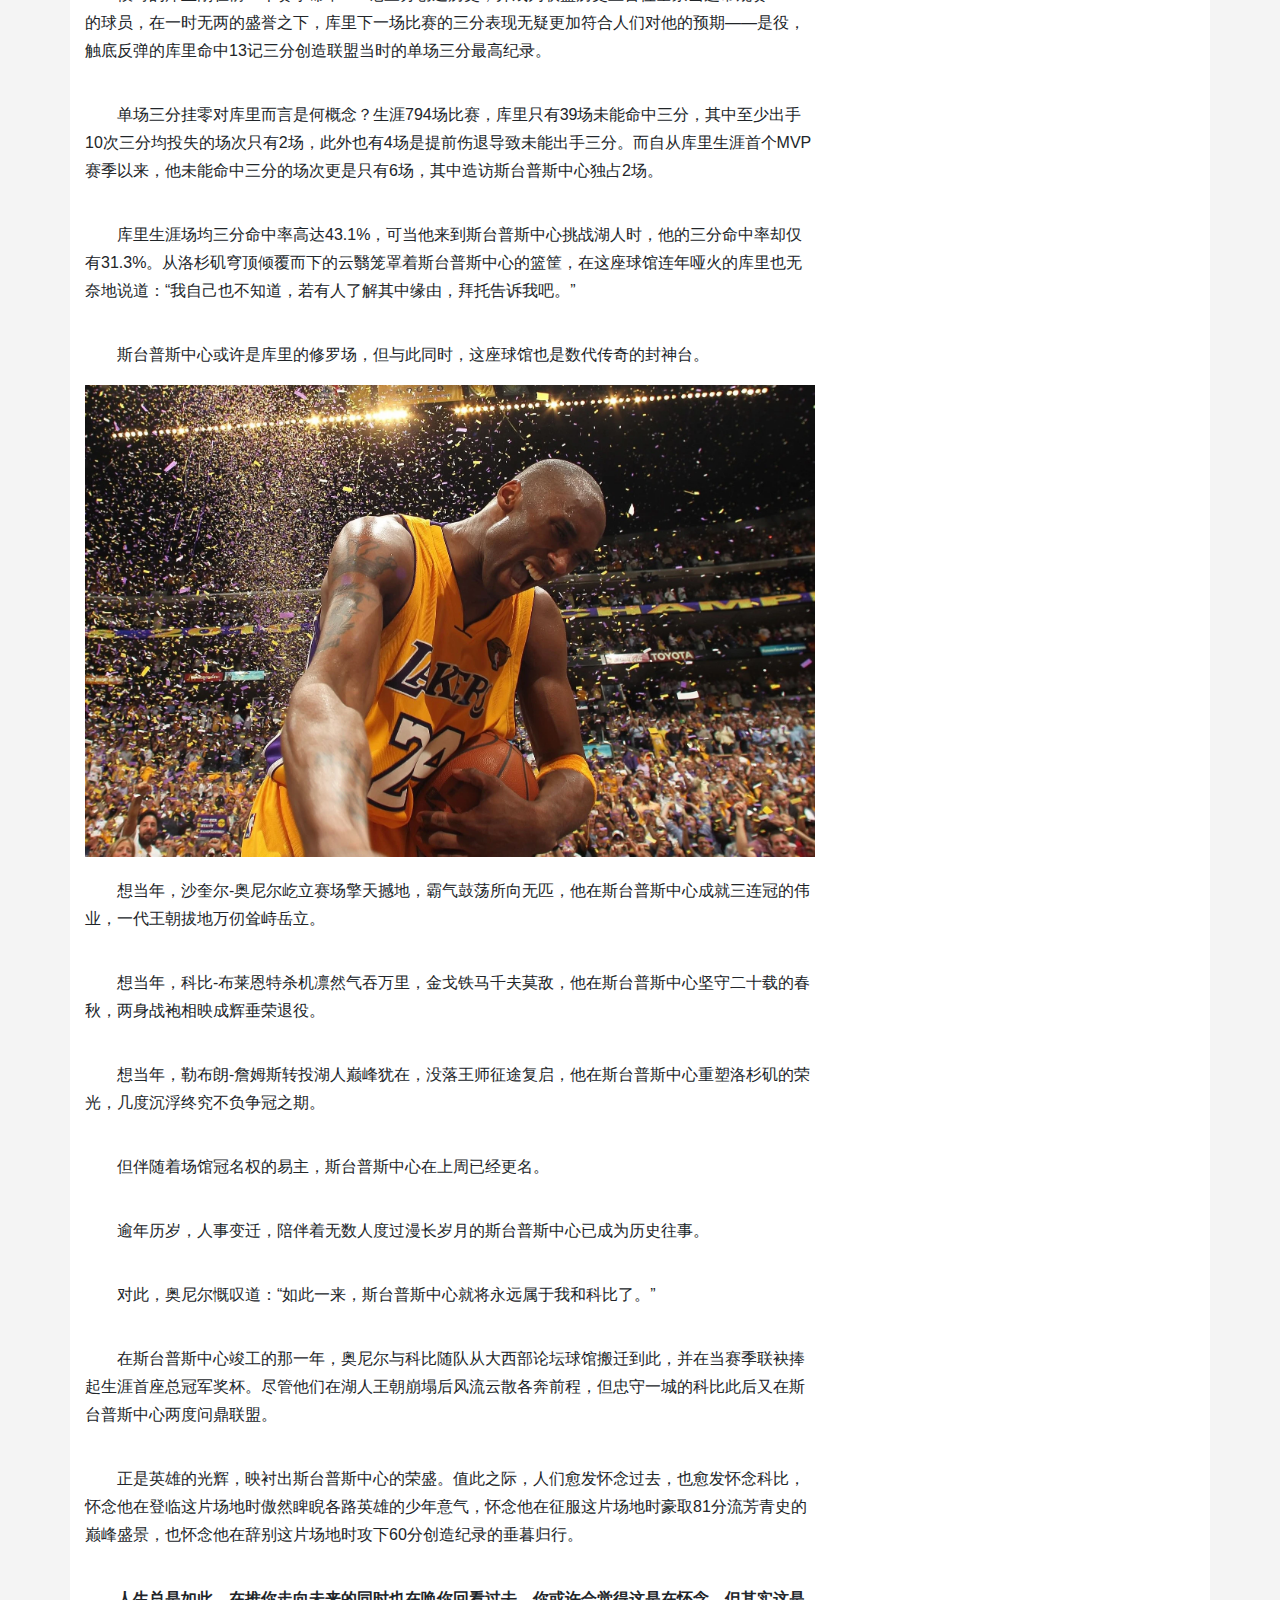
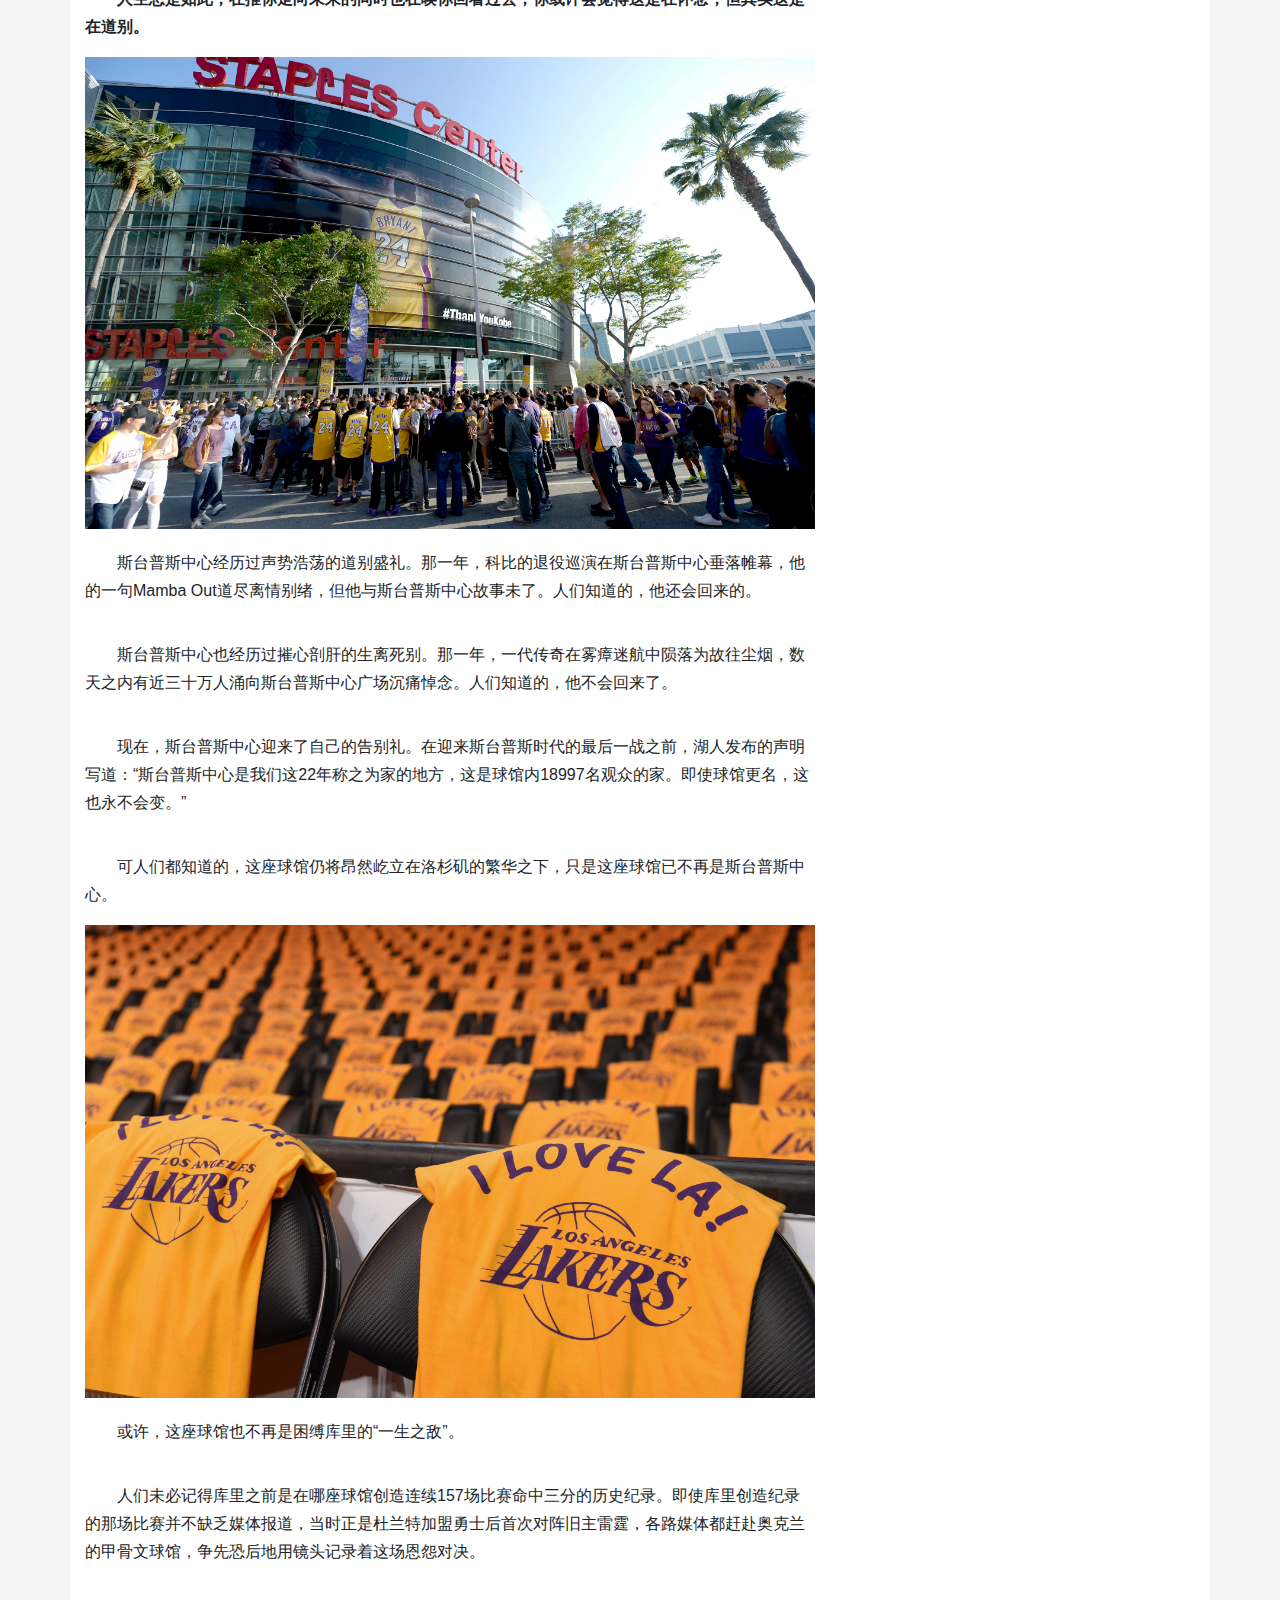
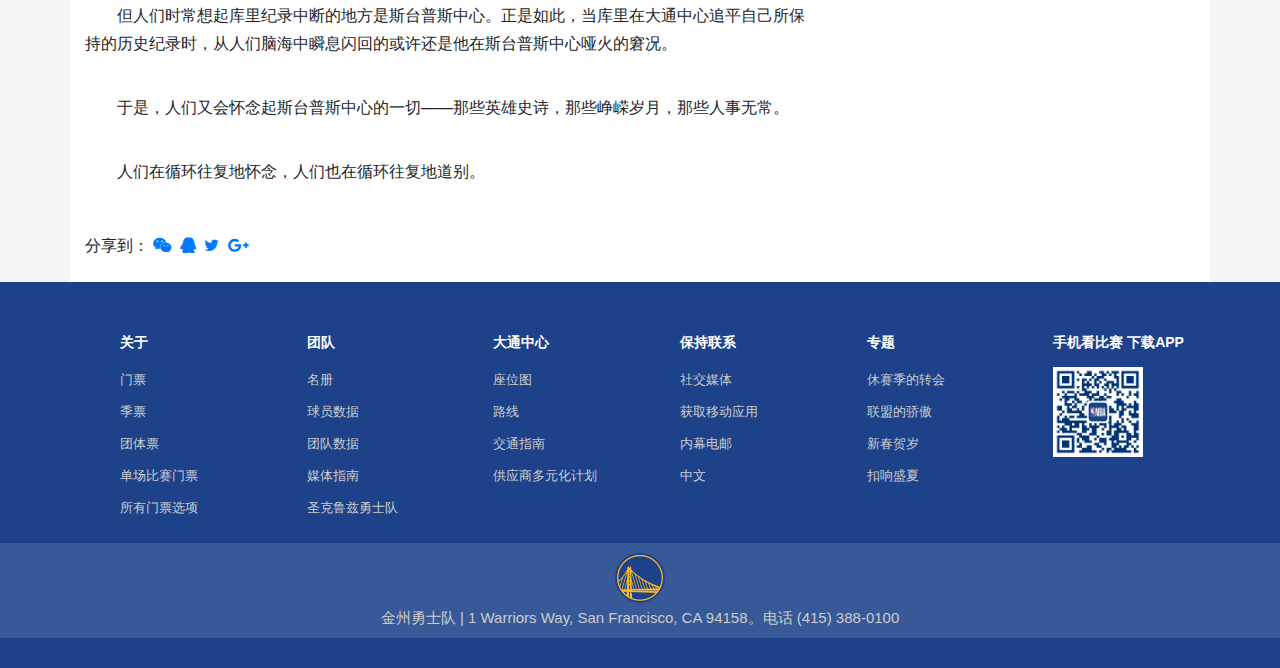
<file: news-content-001.html>
<!DOCTYPE html>
<html lang="en">

<head>
    <meta charset="UTF-8">
    <meta http-equiv="X-UA-Compatible" content="IE=edge">
    <meta name="viewport" content="width=device-width, initial-scale=1.0">
    <link rel="shortcut icon" href="images/warriors_favicon.ico" />
    <link rel="stylesheet" href="font-awesome-4.7.0/css/font-awesome.css">
    <link rel="stylesheet" href="bootstrap-4.2.1-dist/css/bootstrap.css">
    <link rel="stylesheet" href="css/media.css">
    <link rel="stylesheet" href="css/common.css">
    <link rel="stylesheet" href="css/news-content.css">
    <script src="js/jquery.min.js"></script>
    <script src="js/rocket.js"></script>
    <script src="js/news-content.js"></script>
    <title>仿金州勇士队官网</title>
</head>

<body>
    <div class="container-fluid">
        <nav class="navbar navbar-expand-lg navbar-dark bg-primary fixed-top" id="navbar">
            <img src="images/gsw-logo.png" alt="" class="imgSize ml-5">
            <a class="navbar-brand pr-5 pl-3" href="#">金州勇士队</a>
            <button class="navbar-toggler d-lg-none" type="button" data-toggle="collapse" data-target="#navbarContent">
                <span class="navbar-toggler-icon"></span>
            </button>
            <div class="collapse navbar-collapse" id="navbarContent">
                <ul class="navbar-nav mr-auto mt-2 mt-lg-0 nav-list">
                    <li class="nav-item">
                        <a class="nav-link" href="index.html">首页 <span class="sr-only">(current)</span></a>
                    </li>
                    <li class="nav-item">
                        <a class="nav-link active" href="news.html">新闻</a>
                    </li>
                    <li class="nav-item">
                        <a class="nav-link" href="player.html">球员</a>
                    </li>
                    <li class="nav-item">
                        <a class="nav-link" href="game.html">赛程</a>
                    </li>
                    <!-- <li class="nav-item">
                        <a class="nav-link" href="javascript:;">统计</a>
                    </li>
                    <li class="nav-item">
                        <a class="nav-link" href="javascript:;">图集</a>
                    </li> -->
                </ul>
                <form class="form-inline my-2 my-lg-0 position-relative">
                    <input class="form-control mr-sm-2 inputBar" type="search" placeholder="Search" aria-label="Search">
                    <button class="btn my-2 my-sm-0 inputBar-btn" type="submit">My Warriors Account</button>
                </form>
            </div>
        </nav>
    </div>
    <div class="container pt-5"></div>
    <div class="container pt-5 bg-white">
        <div class="row">
            <div class="col-12 col-md-8 my-2 leftbox">
                <h1 class="mb-4">另一面：当库里追赶上曾经的自己</h1>
                <div class="article-time">
                    <span>2021-12-31 11:31:28</span>
                </div>
                <div class="content mt-3">
                    <img src="upload/news-content-001-1.webp" alt="">
                    <p>
                        大通中心球馆躬伏着庞然身躯，在迎来送往中吞吐着奔流不息的人潮泱泱。蜂屯蚁聚般涌入球馆的人们都在翘盼着心所冀望的场面，一如斯蒂芬-库里两周前在麦迪逊广场花园缔造的盛象——他在当时命中生涯第2974记三分，正式超越雷-阿伦登临联盟历史之巅，雷-阿伦也赶赴现场抃贺他加冕历史三分王。
                    </p>
                    <p>
                        而现在，他回到球队主场大通中心迎来又一座荣辉闪熠的生涯里程碑。只是如今横屹于前的并非前人，而是他自己。伴随着库里在右侧三分线外挽弓射靶一箭穿心，他成为了联盟历史上首位生涯三分命中总数达到3000记的球员，并追平自己连续157场比赛命中三分的联盟历史最长纪录。
                    </p>
                    <p>
                        时间回溯到五年前，库里造访斯台普斯中心球馆时遭遇生涯滑铁卢，手感冰凉的他全场三分10中0，生涯连续157场比赛命中三分的纪录至此作古。从2014年对阵拥有蒂姆-邓肯、托尼-帕克、马努-吉诺比利与科怀-伦纳德的马刺，再到2016年对阵没有科比-布莱恩特的湖人，库里连续命中三分的纪录横跨了更迭的时代。
                    </p>
                    <img src="upload/news-content-001-2.webp" alt="">
                    <p>彼时的库里刚在前一个赛季命中402记三分创造历史，并成为联盟历史上首位全票当选常规赛MVP的球员，在一时无两的盛誉之下，库里下一场比赛的三分表现无疑更加符合人们对他的预期——是役，触底反弹的库里命中13记三分创造联盟当时的单场三分最高纪录。
                    </p>
                    <p>单场三分挂零对库里而言是何概念？生涯794场比赛，库里只有39场未能命中三分，其中至少出手10次三分均投失的场次只有2场，此外也有4场是提前伤退导致未能出手三分。而自从库里生涯首个MVP赛季以来，他未能命中三分的场次更是只有6场，其中造访斯台普斯中心独占2场。
                    </p>
                    <p>库里生涯场均三分命中率高达43.1%，可当他来到斯台普斯中心挑战湖人时，他的三分命中率却仅有31.3%。从洛杉矶穹顶倾覆而下的云翳笼罩着斯台普斯中心的篮筐，在这座球馆连年哑火的库里也无奈地说道：“我自己也不知道，若有人了解其中缘由，拜托告诉我吧。”
                    </p>
                    <p>斯台普斯中心或许是库里的修罗场，但与此同时，这座球馆也是数代传奇的封神台。</p>
                    <img src="upload/news-content-001-3.webp" alt="">
                    <p>想当年，沙奎尔-奥尼尔屹立赛场擎天撼地，霸气鼓荡所向无匹，他在斯台普斯中心成就三连冠的伟业，一代王朝拔地万仞耸峙岳立。</p>
                    <p>想当年，科比-布莱恩特杀机凛然气吞万里，金戈铁马千夫莫敌，他在斯台普斯中心坚守二十载的春秋，两身战袍相映成辉垂荣退役。</p>
                    <p>想当年，勒布朗-詹姆斯转投湖人巅峰犹在，没落王师征途复启，他在斯台普斯中心重塑洛杉矶的荣光，几度沉浮终究不负争冠之期。</p>
                    <p>但伴随着场馆冠名权的易主，斯台普斯中心在上周已经更名。</p>
                    <p>逾年历岁，人事变迁，陪伴着无数人度过漫长岁月的斯台普斯中心已成为历史往事。</p>
                    <p>对此，奥尼尔慨叹道：“如此一来，斯台普斯中心就将永远属于我和科比了。”</p>
                    <p>在斯台普斯中心竣工的那一年，奥尼尔与科比随队从大西部论坛球馆搬迁到此，并在当赛季联袂捧起生涯首座总冠军奖杯。尽管他们在湖人王朝崩塌后风流云散各奔前程，但忠守一城的科比此后又在斯台普斯中心两度问鼎联盟。
                    </p>
                    <p>正是英雄的光辉，映衬出斯台普斯中心的荣盛。值此之际，人们愈发怀念过去，也愈发怀念科比，怀念他在登临这片场地时傲然睥睨各路英雄的少年意气，怀念他在征服这片场地时豪取81分流芳青史的巅峰盛景，也怀念他在辞别这片场地时攻下60分创造纪录的垂暮归行。
                    </p>
                    <p class="font-weight-bold">人生总是如此，在推你走向未来的同时也在唤你回看过去，你或许会觉得这是在怀念，但其实这是在道别。</p>
                    <img src="upload/news-content-001-4.webp" alt="">
                    <p>斯台普斯中心经历过声势浩荡的道别盛礼。那一年，科比的退役巡演在斯台普斯中心垂落帷幕，他的一句Mamba Out道尽离情别绪，但他与斯台普斯中心故事未了。人们知道的，他还会回来的。</p>
                    <p>斯台普斯中心也经历过摧心剖肝的生离死别。那一年，一代传奇在雾瘴迷航中陨落为故往尘烟，数天之内有近三十万人涌向斯台普斯中心广场沉痛悼念。人们知道的，他不会回来了。</p>
                    <p>现在，斯台普斯中心迎来了自己的告别礼。在迎来斯台普斯时代的最后一战之前，湖人发布的声明写道：“斯台普斯中心是我们这22年称之为家的地方，这是球馆内18997名观众的家。即使球馆更名，这也永不会变。”
                    </p>
                    <p>可人们都知道的，这座球馆仍将昂然屹立在洛杉矶的繁华之下，只是这座球馆已不再是斯台普斯中心。</p>
                    <img src="upload/news-content-001-5.webp" alt="">
                    <p>或许，这座球馆也不再是困缚库里的“一生之敌”。</p>
                    <p>人们未必记得库里之前是在哪座球馆创造连续157场比赛命中三分的历史纪录。即使库里创造纪录的那场比赛并不缺乏媒体报道，当时正是杜兰特加盟勇士后首次对阵旧主雷霆，各路媒体都赶赴奥克兰的甲骨文球馆，争先恐后地用镜头记录着这场恩怨对决。
                    </p>
                    <p>但人们时常想起库里纪录中断的地方是斯台普斯中心。正是如此，当库里在大通中心追平自己所保持的历史纪录时，从人们脑海中瞬息闪回的或许还是他在斯台普斯中心哑火的窘况。</p>
                    <p>于是，人们又会怀念起斯台普斯中心的一切——那些英雄史诗，那些峥嵘岁月，那些人事无常。</p>
                    <p>人们在循环往复地怀念，人们也在循环往复地道别。</p>
                </div>
                <div class="share mt-5 pb-3">
                    <span>分享到：</span>
                    <a href="javascript:;"><i class="fa fa-wechat mr-1"></i></a>
                    <a href="javascript:;"><i class="fa fa-qq mr-1"></i></a>
                    <a href="javascript:;"><i class="fa fa-twitter mr-1"></i></a>
                    <a href="javascript:;"><i class="fa fa-google-plus mr-1"></i></a>
                </div>
            </div>
            <div class="col-12 col-md-4">
                <h2 class="news-title bg-primary pl-3 mb-0"><a href="javascript:;">今日热点</a></h2>
                <ul class="hotBox">
                    <li class="d-flex">
                        <img src="upload/hot001.webp" alt="">
                        <p>米切尔：相比上赛季的交手 今年进步显著</p>
                    </li>
                    <li class="d-flex">
                        <img src="upload/hot002.webp" alt="">
                        <p>NBA76大巨星之凯文-杜兰特</p>
                    </li>
                    <li class="d-flex">
                        <img src="upload/hot003.webp" alt="">
                        <p>凯文-杜兰特十大比赛：现役单打之王</p>
                    </li>
                    <li class="py-2">NBA76大巨星之伊赛亚-托马斯</li>
                    <li class="py-2">米切尔独砍39+6+5 爵士屠狼豪取六连胜</li>
                    <li class="py-2">亚历山大23+4+4 雷霆轻取残阵尼克斯</li>
                    <li class="py-2">范弗里特31+9西卡25+19 猛龙力克快船</li>
                    <li class="py-2">巴特勒37分赛季新高 热火送火箭六连败</li>
                    <li class="py-2">曝湖人与骑士达成交易 湖人送出隆多</li>
                </ul>
            </div>
        </div>
    </div>


    <!-- 返回顶部 -->
    <div class="rocket"></div>
    <footer class="footer">
        <div class="mod_help container">
            <div class="row">
                <dl class="col-6 col-md-2">
                    <dt>关于</dt>
                    <dd><a href="#">门票</a></dd>
                    <dd><a href="#">季票</a></dd>
                    <dd><a href="#">团体票</a></dd>
                    <dd><a href="#">单场比赛门票</a></dd>
                    <dd><a href="#">所有门票选项</a></dd>
                </dl>
                <dl class="col-6 col-md-2">
                    <dt>团队</dt>
                    <dd><a href="#">名册</a></dd>
                    <dd><a href="#">球员数据</a></dd>
                    <dd><a href="#">团队数据</a></dd>
                    <dd><a href="#">媒体指南</a></dd>
                    <dd><a href="#">圣克鲁兹勇士队</a></dd>
                </dl>
                <dl class="col-6 col-md-2">
                    <dt>大通中心</dt>
                    <dd><a href="#">座位图</a></dd>
                    <dd><a href="#">路线</a></dd>
                    <dd><a href="#">交通指南</a></dd>
                    <dd><a href="#">供应商多元化计划</a></dd>
                </dl>
                <dl class="col-6 col-md-2">
                    <dt>保持联系</dt>
                    <dd><a href="#">社交媒体</a></dd>
                    <dd><a href="#">获取移动应用</a></dd>
                    <dd><a href="#">内幕电邮</a></dd>
                    <dd><a href="#">中文</a></dd>
                </dl>
                <dl class="col-6 col-md-2">
                    <dt>专题</dt>
                    <dd><a href="#">休赛季的转会</a></dd>
                    <dd><a href="#">联盟的骄傲</a></dd>
                    <dd><a href="#">新春贺岁</a></dd>
                    <dd><a href="#">扣响盛夏</a></dd>
                </dl>
                <dl class="col-6 col-md-2">
                    <dt>手机看比赛 下载APP</dt>
                    <dd>
                        <img src="images/download.jpg" alt="" style="width: 90px;height: 90px;">
                    </dd>
                </dl>
            </div>
        </div>
        <div class="mod_copyright">
            <div class="copyright container-fluid">
                <img src="images/min-gsw-logo.png" alt="">
                <p>金州勇士队
                    | 1 Warriors Way, San Francisco, CA 94158。电话 (415) 388-0100</p>
            </div>
        </div>
    </footer>

    <!-- jQuery and JavaScript Bundle with Popper -->
    <!-- <script src="https://cdn.jsdelivr.net/npm/jquery@3.5.1/dist/jquery.slim.min.js"></script> -->
    <script src="https://cdn.jsdelivr.net/npm/bootstrap@4.6.1/dist/js/bootstrap.bundle.min.js"></script>
</body>

</html>
</file>
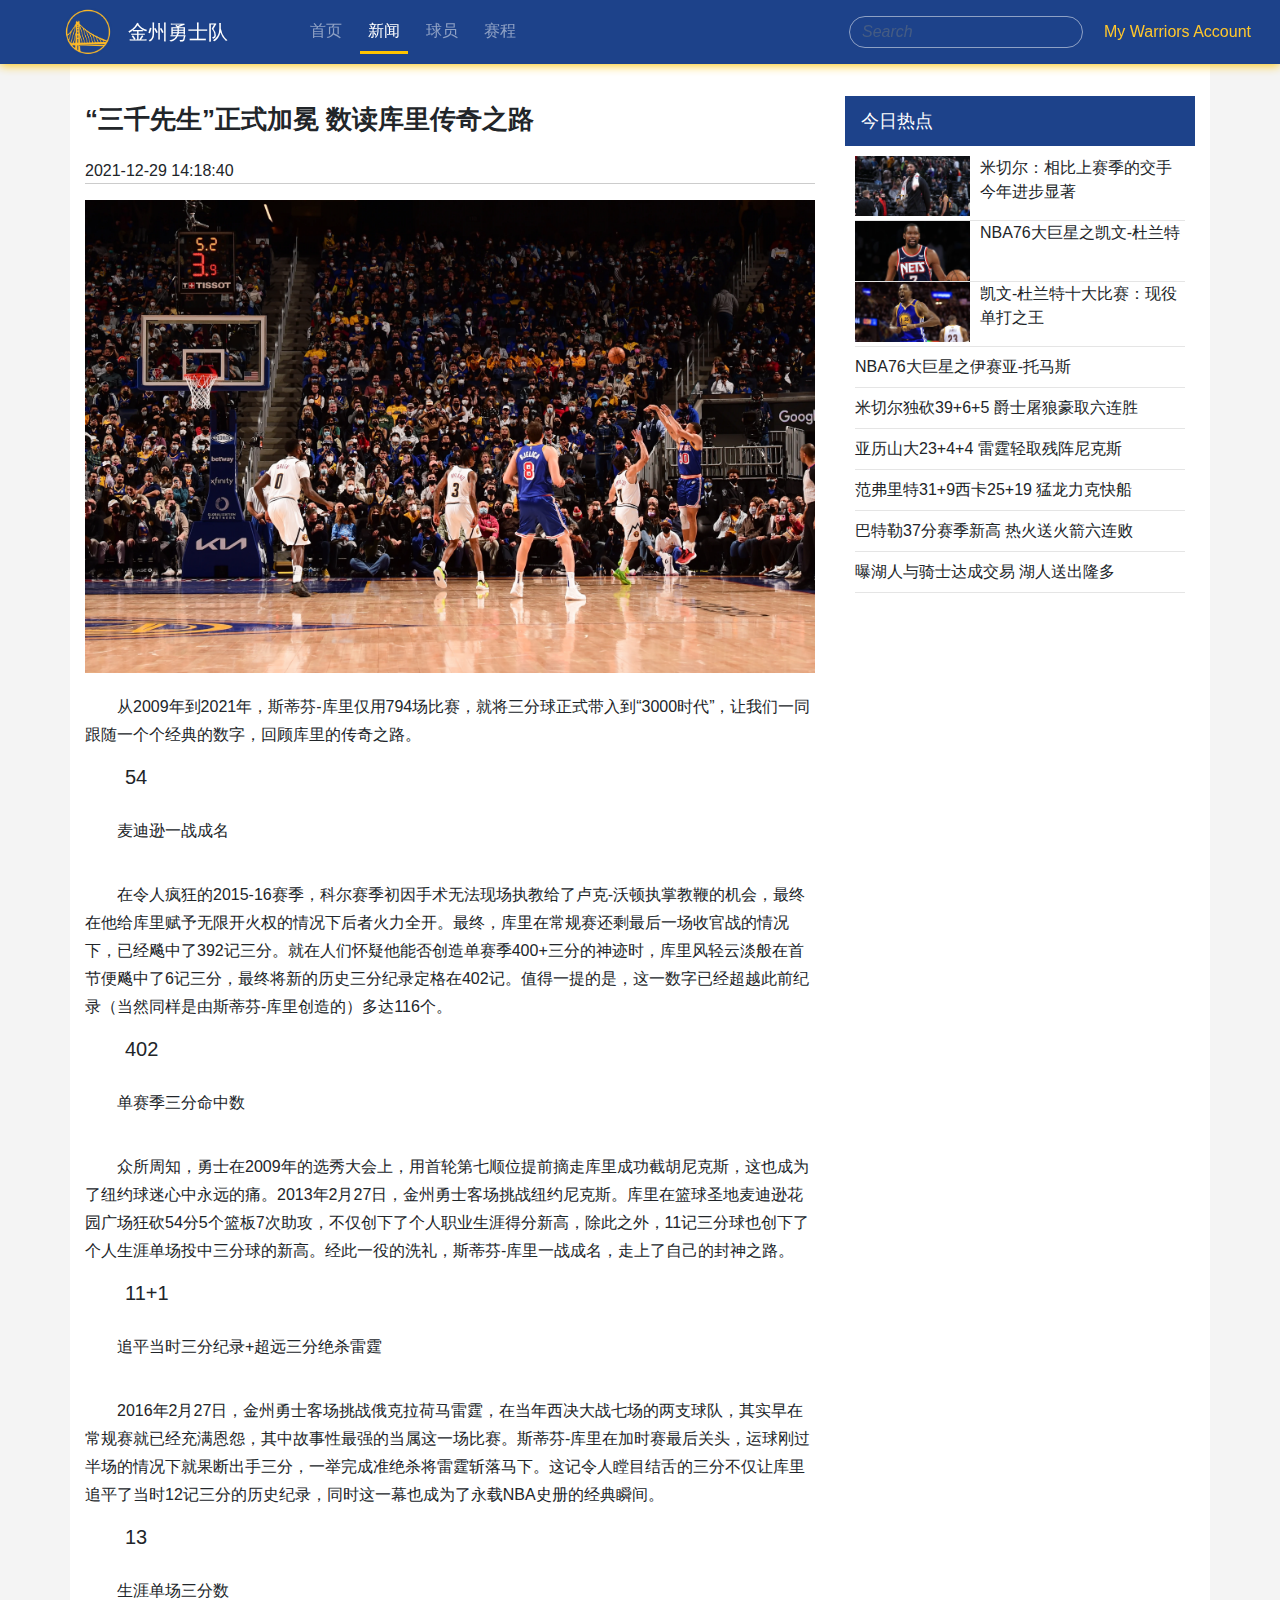
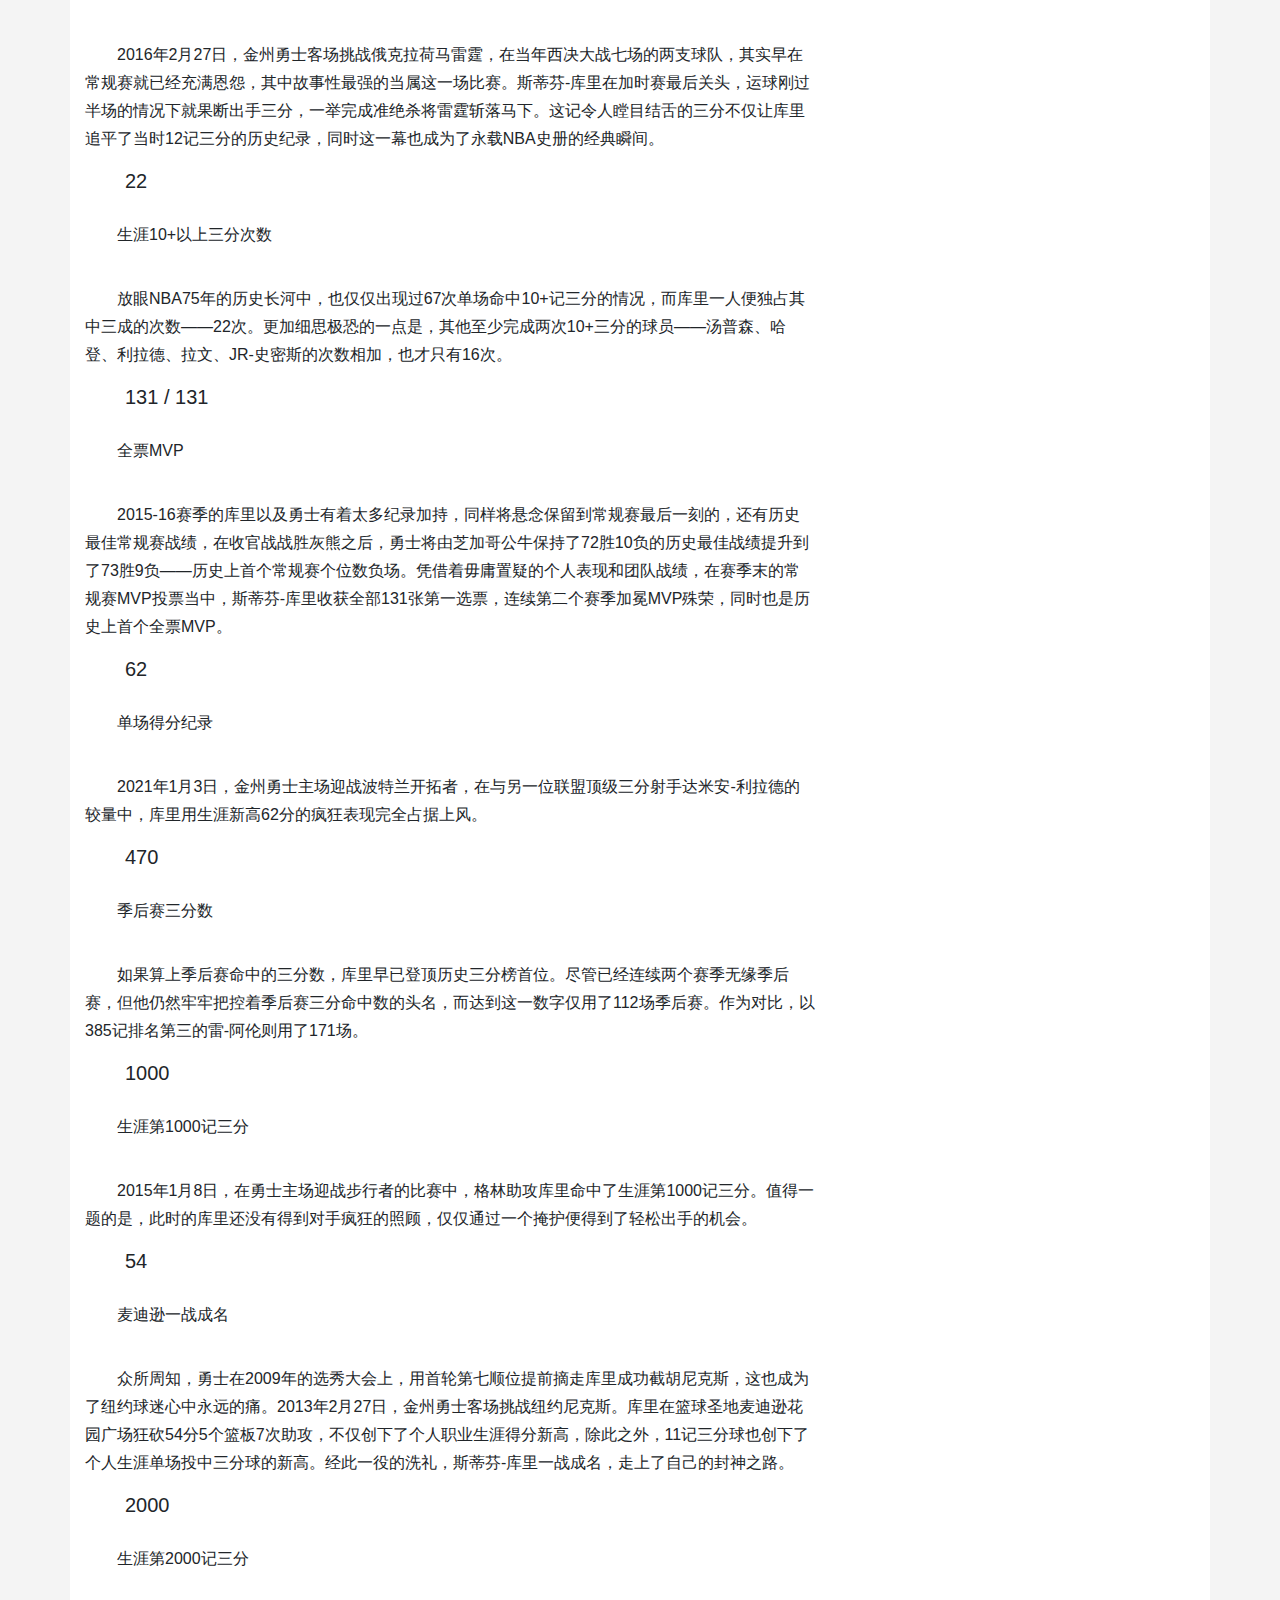
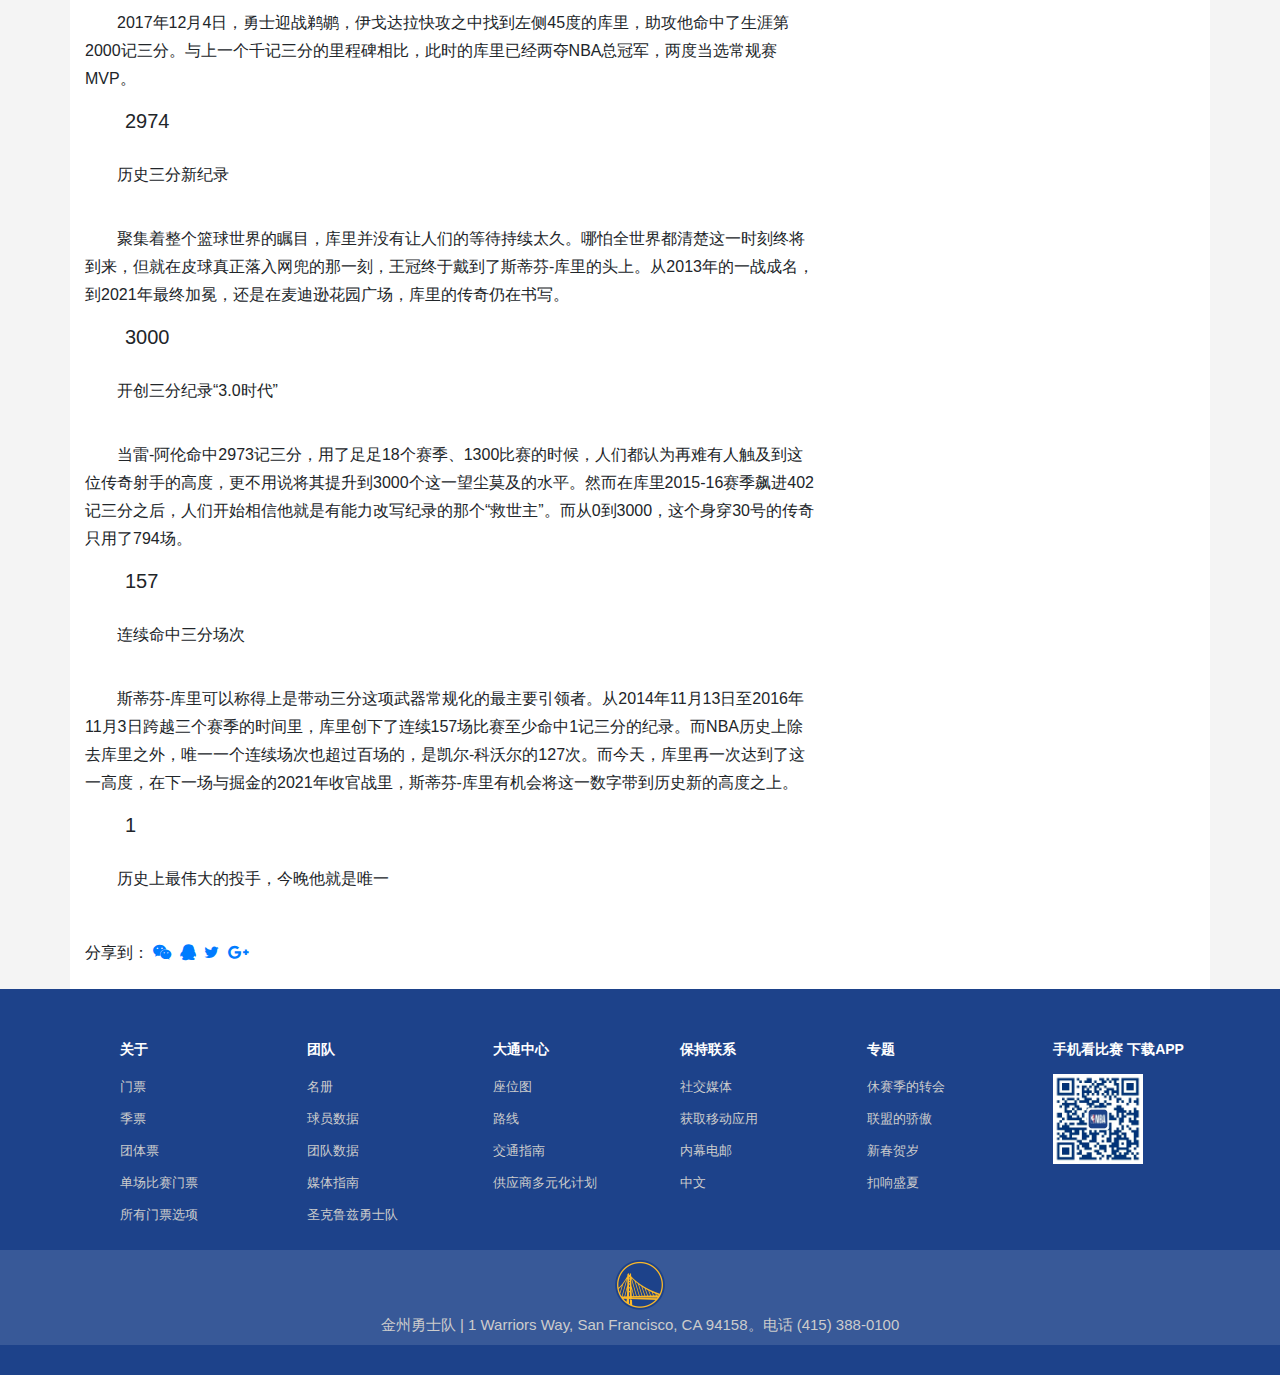
<file: news-content-002.html>
<!DOCTYPE html>
<html lang="en">

<head>
    <meta charset="UTF-8">
    <meta http-equiv="X-UA-Compatible" content="IE=edge">
    <meta name="viewport" content="width=device-width, initial-scale=1.0">
    <link rel="shortcut icon" href="images/warriors_favicon.ico" />
    <link rel="stylesheet" href="font-awesome-4.7.0/css/font-awesome.css">
    <link rel="stylesheet" href="bootstrap-4.2.1-dist/css/bootstrap.css">
    <link rel="stylesheet" href="css/media.css">
    <link rel="stylesheet" href="css/common.css">
    <link rel="stylesheet" href="css/news-content.css">
    <script src="js/jquery.min.js"></script>
    <script src="js/rocket.js"></script>
    <script src="js/news-content.js"></script>
    <title>仿金州勇士队官网</title>
</head>

<body>
    <div class="container-fluid">
        <nav class="navbar navbar-expand-lg navbar-dark bg-primary fixed-top" id="navbar">
            <img src="images/gsw-logo.png" alt="" class="imgSize ml-5">
            <a class="navbar-brand pr-5 pl-3" href="#">金州勇士队</a>
            <button class="navbar-toggler d-lg-none" type="button" data-toggle="collapse" data-target="#navbarContent">
                <span class="navbar-toggler-icon"></span>
            </button>
            <div class="collapse navbar-collapse" id="navbarContent">
                <ul class="navbar-nav mr-auto mt-2 mt-lg-0 nav-list">
                    <li class="nav-item">
                        <a class="nav-link" href="index.html">首页 <span class="sr-only">(current)</span></a>
                    </li>
                    <li class="nav-item">
                        <a class="nav-link active" href="news.html">新闻</a>
                    </li>
                    <li class="nav-item">
                        <a class="nav-link" href="player.html">球员</a>
                    </li>
                    <li class="nav-item">
                        <a class="nav-link" href="game.html">赛程</a>
                    </li>
                    <!-- <li class="nav-item">
                        <a class="nav-link" href="javascript:;">统计</a>
                    </li>
                    <li class="nav-item">
                        <a class="nav-link" href="javascript:;">图集</a>
                    </li> -->
                </ul>
                <form class="form-inline my-2 my-lg-0 position-relative">
                    <input class="form-control mr-sm-2 inputBar" type="search" placeholder="Search" aria-label="Search">
                    <button class="btn my-2 my-sm-0 inputBar-btn" type="submit">My Warriors Account</button>
                </form>
            </div>
        </nav>
    </div>
    <div class="container pt-5"></div>
    <div class="container pt-5 bg-white">
        <div class="row">
            <div class="col-12 col-md-8 my-2 leftbox">
                <h1 class="mb-4">“三千先生”正式加冕 数读库里传奇之路</h1>
                <div class="article-time">
                    <span>2021-12-29 14:18:40</span>
                </div>
                <div class="content mt-3">
                    <img src="upload/news-content-001-1.webp" alt="">
                    <p>从2009年到2021年，斯蒂芬-库里仅用794场比赛，就将三分球正式带入到“3000时代”，让我们一同跟随一个个经典的数字，回顾库里的传奇之路。</p>
                    <h5>54</h5>
                    <p>麦迪逊一战成名</p>
                    <p>在令人疯狂的2015-16赛季，科尔赛季初因手术无法现场执教给了卢克-沃顿执掌教鞭的机会，最终在他给库里赋予无限开火权的情况下后者火力全开。最终，库里在常规赛还剩最后一场收官战的情况下，已经飚中了392记三分。就在人们怀疑他能否创造单赛季400+三分的神迹时，库里风轻云淡般在首节便飚中了6记三分，最终将新的历史三分纪录定格在402记。值得一提的是，这一数字已经超越此前纪录（当然同样是由斯蒂芬-库里创造的）多达116个。
                    </p>
                    <h5>402</h5>
                    <p>单赛季三分命中数</p>
                    <p>众所周知，勇士在2009年的选秀大会上，用首轮第七顺位提前摘走库里成功截胡尼克斯，这也成为了纽约球迷心中永远的痛。2013年2月27日，金州勇士客场挑战纽约尼克斯。库里在篮球圣地麦迪逊花园广场狂砍54分5个篮板7次助攻，不仅创下了个人职业生涯得分新高，除此之外，11记三分球也创下了个人生涯单场投中三分球的新高。经此一役的洗礼，斯蒂芬-库里一战成名，走上了自己的封神之路。
                    </p>
                    <h5>11+1</h5>
                    <p>追平当时三分纪录+超远三分绝杀雷霆</p>
                    <p>2016年2月27日，金州勇士客场挑战俄克拉荷马雷霆，在当年西决大战七场的两支球队，其实早在常规赛就已经充满恩怨，其中故事性最强的当属这一场比赛。斯蒂芬-库里在加时赛最后关头，运球刚过半场的情况下就果断出手三分，一举完成准绝杀将雷霆斩落马下。这记令人瞠目结舌的三分不仅让库里追平了当时12记三分的历史纪录，同时这一幕也成为了永载NBA史册的经典瞬间。
                    </p>
                    <h5>13</h5>
                    <p>生涯单场三分数</p>
                    <p>2016年2月27日，金州勇士客场挑战俄克拉荷马雷霆，在当年西决大战七场的两支球队，其实早在常规赛就已经充满恩怨，其中故事性最强的当属这一场比赛。斯蒂芬-库里在加时赛最后关头，运球刚过半场的情况下就果断出手三分，一举完成准绝杀将雷霆斩落马下。这记令人瞠目结舌的三分不仅让库里追平了当时12记三分的历史纪录，同时这一幕也成为了永载NBA史册的经典瞬间。
                    </p>
                    <h5>22</h5>
                    <p>生涯10+以上三分次数</p>
                    <p>放眼NBA75年的历史长河中，也仅仅出现过67次单场命中10+记三分的情况，而库里一人便独占其中三成的次数——22次。更加细思极恐的一点是，其他至少完成两次10+三分的球员——汤普森、哈登、利拉德、拉文、JR-史密斯的次数相加，也才只有16次。
                    </p>
                    <h5>131 / 131</h5>
                    <p>全票MVP</p>
                    <p>2015-16赛季的库里以及勇士有着太多纪录加持，同样将悬念保留到常规赛最后一刻的，还有历史最佳常规赛战绩，在收官战战胜灰熊之后，勇士将由芝加哥公牛保持了72胜10负的历史最佳战绩提升到了73胜9负——历史上首个常规赛个位数负场。凭借着毋庸置疑的个人表现和团队战绩，在赛季末的常规赛MVP投票当中，斯蒂芬-库里收获全部131张第一选票，连续第二个赛季加冕MVP殊荣，同时也是历史上首个全票MVP。
                    </p>
                    <h5>62</h5>
                    <p>单场得分纪录</p>
                    <p>2021年1月3日，金州勇士主场迎战波特兰开拓者，在与另一位联盟顶级三分射手达米安-利拉德的较量中，库里用生涯新高62分的疯狂表现完全占据上风。</p>
                    <h5>470</h5>
                    <p>季后赛三分数</p>
                    <p>如果算上季后赛命中的三分数，库里早已登顶历史三分榜首位。尽管已经连续两个赛季无缘季后赛，但他仍然牢牢把控着季后赛三分命中数的头名，而达到这一数字仅用了112场季后赛。作为对比，以385记排名第三的雷-阿伦则用了171场。
                    </p>
                    <h5>1000</h5>
                    <p>生涯第1000记三分</p>
                    <p>2015年1月8日，在勇士主场迎战步行者的比赛中，格林助攻库里命中了生涯第1000记三分。值得一题的是，此时的库里还没有得到对手疯狂的照顾，仅仅通过一个掩护便得到了轻松出手的机会。</p>
                    <h5>54</h5>
                    <p>麦迪逊一战成名</p>
                    <p>众所周知，勇士在2009年的选秀大会上，用首轮第七顺位提前摘走库里成功截胡尼克斯，这也成为了纽约球迷心中永远的痛。2013年2月27日，金州勇士客场挑战纽约尼克斯。库里在篮球圣地麦迪逊花园广场狂砍54分5个篮板7次助攻，不仅创下了个人职业生涯得分新高，除此之外，11记三分球也创下了个人生涯单场投中三分球的新高。经此一役的洗礼，斯蒂芬-库里一战成名，走上了自己的封神之路。
                    </p>
                    <h5>2000</h5>
                    <p>生涯第2000记三分</p>
                    <p>2017年12月4日，勇士迎战鹈鹕，伊戈达拉快攻之中找到左侧45度的库里，助攻他命中了生涯第2000记三分。与上一个千记三分的里程碑相比，此时的库里已经两夺NBA总冠军，两度当选常规赛MVP。
                    </p>
                    <h5>2974</h5>
                    <p>历史三分新纪录</p>
                    <p>聚集着整个篮球世界的瞩目，库里并没有让人们的等待持续太久。哪怕全世界都清楚这一时刻终将到来，但就在皮球真正落入网兜的那一刻，王冠终于戴到了斯蒂芬-库里的头上。从2013年的一战成名，到2021年最终加冕，还是在麦迪逊花园广场，库里的传奇仍在书写。
                    </p>
                    <h5>3000</h5>
                    <p>开创三分纪录“3.0时代”</p>
                    <p>当雷-阿伦命中2973记三分，用了足足18个赛季、1300比赛的时候，人们都认为再难有人触及到这位传奇射手的高度，更不用说将其提升到3000个这一望尘莫及的水平。然而在库里2015-16赛季飙进402记三分之后，人们开始相信他就是有能力改写纪录的那个“救世主”。而从0到3000，这个身穿30号的传奇只用了794场。
                    </p>
                    <h5>157</h5>
                    <p>连续命中三分场次</p>
                    <p>斯蒂芬-库里可以称得上是带动三分这项武器常规化的最主要引领者。从2014年11月13日至2016年11月3日跨越三个赛季的时间里，库里创下了连续157场比赛至少命中1记三分的纪录。而NBA历史上除去库里之外，唯一一个连续场次也超过百场的，是凯尔-科沃尔的127次。而今天，库里再一次达到了这一高度，在下一场与掘金的2021年收官战里，斯蒂芬-库里有机会将这一数字带到历史新的高度之上。
                    </p>
                    <h5>1</h5>
                    <p>历史上最伟大的投手，今晚他就是唯一</p>
                </div>
                <div class="share mt-5 pb-3">
                    <span>分享到：</span>
                    <a href="javascript:;"><i class="fa fa-wechat mr-1"></i></a>
                    <a href="javascript:;"><i class="fa fa-qq mr-1"></i></a>
                    <a href="javascript:;"><i class="fa fa-twitter mr-1"></i></a>
                    <a href="javascript:;"><i class="fa fa-google-plus mr-1"></i></a>
                </div>
            </div>
            <div class="col-12 col-md-4">
                <h2 class="news-title bg-primary pl-3 mb-0"><a href="javascript:;">今日热点</a></h2>
                <ul class="hotBox">
                    <li class="d-flex">
                        <img src="upload/hot001.webp" alt="">
                        <p>米切尔：相比上赛季的交手 今年进步显著</p>
                    </li>
                    <li class="d-flex">
                        <img src="upload/hot002.webp" alt="">
                        <p>NBA76大巨星之凯文-杜兰特</p>
                    </li>
                    <li class="d-flex">
                        <img src="upload/hot003.webp" alt="">
                        <p>凯文-杜兰特十大比赛：现役单打之王</p>
                    </li>
                    <li class="py-2">NBA76大巨星之伊赛亚-托马斯</li>
                    <li class="py-2">米切尔独砍39+6+5 爵士屠狼豪取六连胜</li>
                    <li class="py-2">亚历山大23+4+4 雷霆轻取残阵尼克斯</li>
                    <li class="py-2">范弗里特31+9西卡25+19 猛龙力克快船</li>
                    <li class="py-2">巴特勒37分赛季新高 热火送火箭六连败</li>
                    <li class="py-2">曝湖人与骑士达成交易 湖人送出隆多</li>
                </ul>
            </div>
        </div>
    </div>


    <!-- 返回顶部 -->
    <div class="rocket"></div>
    <footer class="footer">
        <div class="mod_help container">
            <div class="row">
                <dl class="col-6 col-md-2">
                    <dt>关于</dt>
                    <dd><a href="#">门票</a></dd>
                    <dd><a href="#">季票</a></dd>
                    <dd><a href="#">团体票</a></dd>
                    <dd><a href="#">单场比赛门票</a></dd>
                    <dd><a href="#">所有门票选项</a></dd>
                </dl>
                <dl class="col-6 col-md-2">
                    <dt>团队</dt>
                    <dd><a href="#">名册</a></dd>
                    <dd><a href="#">球员数据</a></dd>
                    <dd><a href="#">团队数据</a></dd>
                    <dd><a href="#">媒体指南</a></dd>
                    <dd><a href="#">圣克鲁兹勇士队</a></dd>
                </dl>
                <dl class="col-6 col-md-2">
                    <dt>大通中心</dt>
                    <dd><a href="#">座位图</a></dd>
                    <dd><a href="#">路线</a></dd>
                    <dd><a href="#">交通指南</a></dd>
                    <dd><a href="#">供应商多元化计划</a></dd>
                </dl>
                <dl class="col-6 col-md-2">
                    <dt>保持联系</dt>
                    <dd><a href="#">社交媒体</a></dd>
                    <dd><a href="#">获取移动应用</a></dd>
                    <dd><a href="#">内幕电邮</a></dd>
                    <dd><a href="#">中文</a></dd>
                </dl>
                <dl class="col-6 col-md-2">
                    <dt>专题</dt>
                    <dd><a href="#">休赛季的转会</a></dd>
                    <dd><a href="#">联盟的骄傲</a></dd>
                    <dd><a href="#">新春贺岁</a></dd>
                    <dd><a href="#">扣响盛夏</a></dd>
                </dl>
                <dl class="col-6 col-md-2">
                    <dt>手机看比赛 下载APP</dt>
                    <dd>
                        <img src="images/download.jpg" alt="" style="width: 90px;height: 90px;">
                    </dd>
                </dl>
            </div>
        </div>
        <div class="mod_copyright">
            <div class="copyright container-fluid">
                <img src="images/min-gsw-logo.png" alt="">
                <p>金州勇士队
                    | 1 Warriors Way, San Francisco, CA 94158。电话 (415) 388-0100</p>
            </div>
        </div>
    </footer>

    <!-- jQuery and JavaScript Bundle with Popper -->
    <!-- <script src="https://cdn.jsdelivr.net/npm/jquery@3.5.1/dist/jquery.slim.min.js"></script> -->
    <script src="https://cdn.jsdelivr.net/npm/bootstrap@4.6.1/dist/js/bootstrap.bundle.min.js"></script>
</body>

</html>
</file>
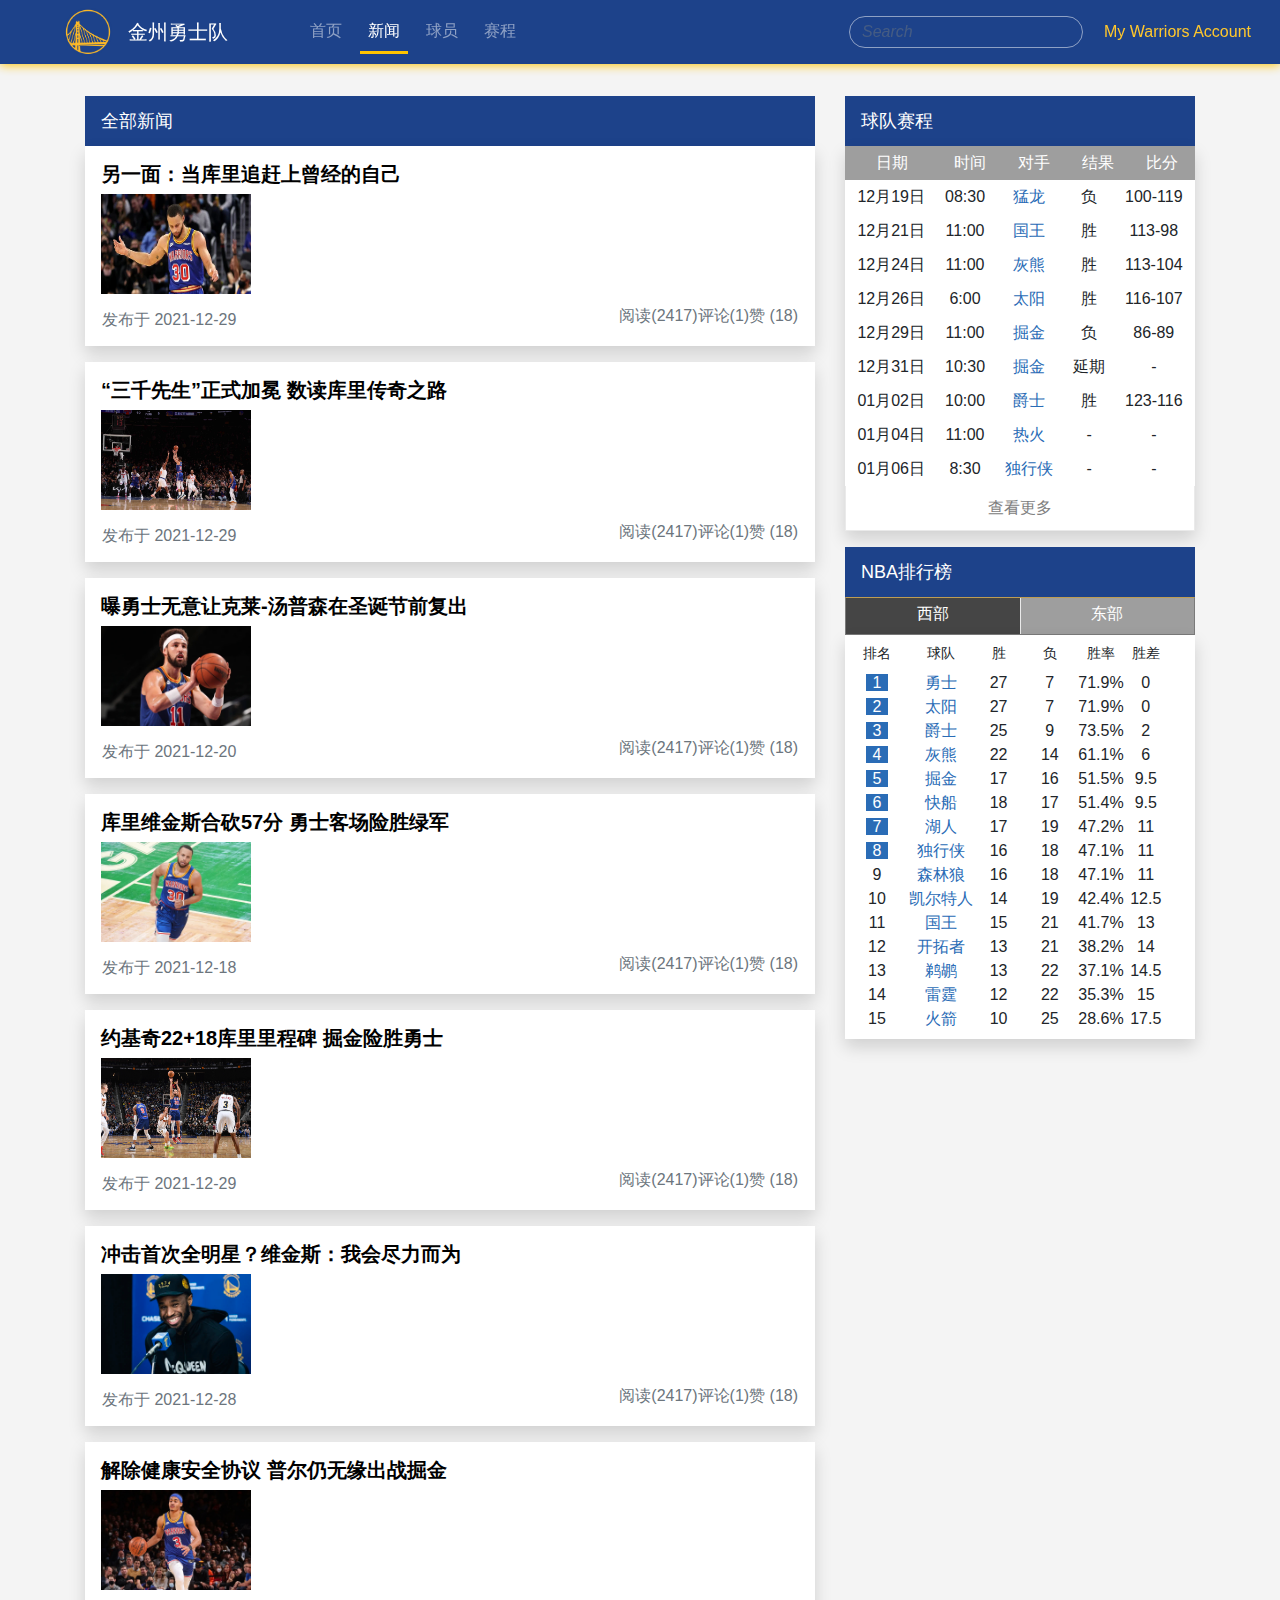
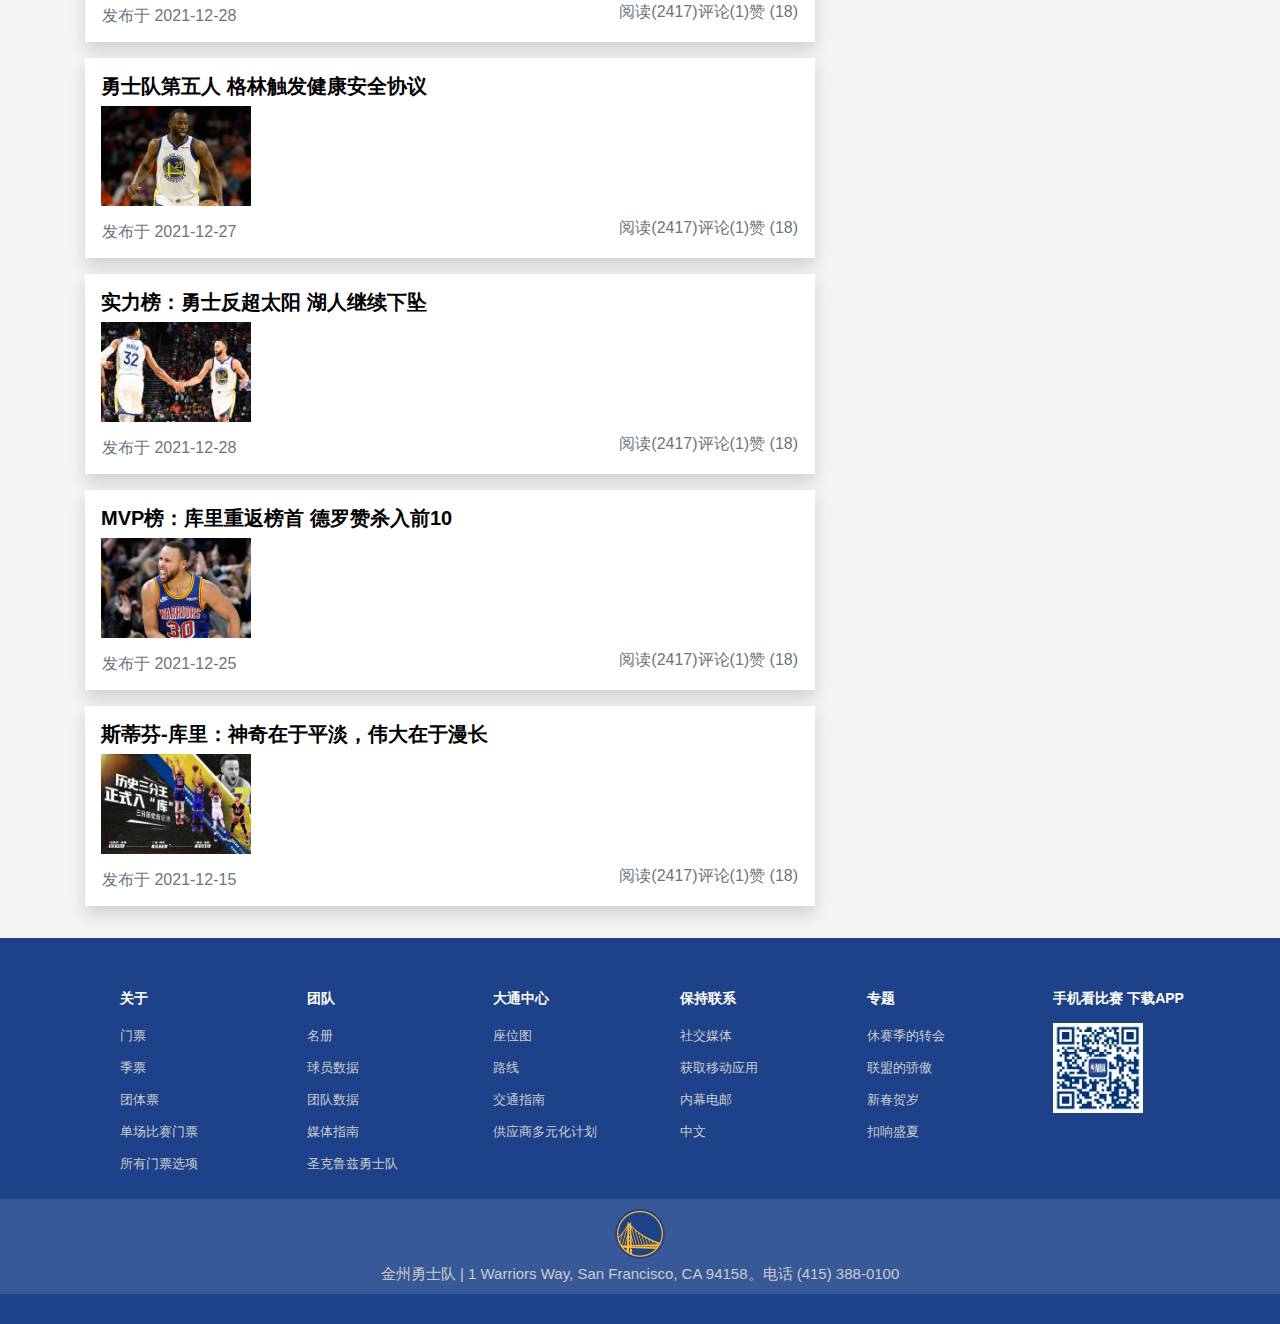
<file: news.html>
<!DOCTYPE html>
<html lang="en">

<head>
    <meta charset="UTF-8">
    <meta http-equiv="X-UA-Compatible" content="IE=edge">
    <meta name="viewport" content="width=device-width, initial-scale=1.0">
    <link rel="shortcut icon" href="images/warriors_favicon.ico" />
    <link rel="stylesheet" href="font-awesome-4.7.0/css/font-awesome.css">
    <link rel="stylesheet" href="bootstrap-4.2.1-dist/css/bootstrap.css">
    <link rel="stylesheet" href="css/media.css">
    <link rel="stylesheet" href="css/common.css">
    <!-- <link rel="stylesheet" href="css/index.css"> -->
    <link rel="stylesheet" href="css/news.css">
    <script src="js/jquery.min.js"></script>
    <script src="js/rocket.js"></script>
    <script src="js/news.js"></script>
    <title>仿金州勇士队官网</title>
</head>

<body>
    <div class="container-fluid">
        <nav class="navbar navbar-expand-lg navbar-dark bg-primary fixed-top" id="navbar">
            <img src="images/gsw-logo.png" alt="" class="imgSize ml-5">
            <a class="navbar-brand pr-5 pl-3" href="#">金州勇士队</a>
            <button class="navbar-toggler d-lg-none" type="button" data-toggle="collapse" data-target="#navbarContent">
                <span class="navbar-toggler-icon"></span>
            </button>
            <div class="collapse navbar-collapse" id="navbarContent">
                <ul class="navbar-nav mr-auto mt-2 mt-lg-0 nav-list">
                    <li class="nav-item">
                        <a class="nav-link" href="index.html">首页 <span class="sr-only">(current)</span></a>
                    </li>
                    <li class="nav-item active">
                        <a class="nav-link" href="news.html">新闻</a>
                    </li>
                    <li class="nav-item">
                        <a class="nav-link" href="player.html">球员</a>
                    </li>
                    <li class="nav-item">
                        <a class="nav-link" href="game.html">赛程</a>
                    </li>
                    <!-- <li class="nav-item">
                        <a class="nav-link" href="javascript:;">统计</a>
                    </li>
                    <li class="nav-item">
                        <a class="nav-link" href="javascript:;">图集</a>
                    </li> -->
                </ul>
                <form class="form-inline my-2 my-lg-0 position-relative">
                    <input class="form-control mr-sm-2 inputBar" type="search" placeholder="Search" aria-label="Search">
                    <button class="btn my-2 my-sm-0 inputBar-btn" type="submit">My Warriors Account</button>
                </form>
            </div>
        </nav>
    </div>
    <div class="container pt-5"></div>
    <div class="container pt-5">
        <div class="row">
            <div class="col-md-8">
                <h2 class="news-title bg-primary pl-3 mb-0"><a href="javascript:;">全部新闻</a>
                </h2>
                <div class="pubish mb-3 shadow">
                    <div class="px-3 pt-3">
                        <a href="news-content-001.html">
                            <h5 class="font-weight-bold">另一面：当库里追赶上曾经的自己</h5>
                        </a>
                        <img src="upload/news-000.webp">
                        <div class="row px-3" style="justify-content: space-between;">
                            <p class="text-muted hidden-xs my-1">发布于 2021-12-29</p>
                            <p class="text-muted mb-1">阅读(2417)评论(1)赞 (18)</p>
                        </div>
                    </div>
                </div>
                <div class="pubish mb-3 shadow">
                    <div class="px-3 pt-3">
                        <a href="news-content-002.html">
                            <h5 class="font-weight-bold">“三千先生”正式加冕 数读库里传奇之路</h5>
                        </a>
                        <img src="upload/news-003.jpg">
                        <div class="row px-3" style="justify-content: space-between;">
                            <p class="text-muted hidden-xs my-1">发布于 2021-12-29</p>
                            <p class="text-muted mb-1">阅读(2417)评论(1)赞 (18)</p>
                        </div>
                    </div>
                </div>
                <div class="pubish mb-3 shadow">
                    <div class="px-3 pt-3">
                        <a href="#">
                            <h5 class="font-weight-bold">曝勇士无意让克莱-汤普森在圣诞节前复出</h5>
                        </a>
                        <img src="upload/news-001.jpg">
                        <div class="row px-3" style="justify-content: space-between;">
                            <p class="text-muted hidden-xs my-1">发布于 2021-12-20</p>
                            <p class="text-muted mb-1">阅读(2417)评论(1)赞 (18)</p>
                        </div>
                    </div>
                </div>
                <div class="pubish mb-3 shadow">
                    <div class="px-3 pt-3">
                        <a href="#">
                            <h5 class="font-weight-bold">库里维金斯合砍57分 勇士客场险胜绿军</h5>
                        </a>
                        <img src="upload/news-002.jpg">
                        <div class="row px-3" style="justify-content: space-between;">
                            <p class="text-muted hidden-xs my-1">发布于 2021-12-18</p>
                            <p class="text-muted mb-1">阅读(2417)评论(1)赞 (18)</p>
                        </div>
                    </div>
                </div>
                <div class="pubish mb-3 shadow">
                    <div class="px-3 pt-3">
                        <a href="#">
                            <h5 class="font-weight-bold">约基奇22+18库里里程碑 掘金险胜勇士</h5>
                        </a>
                        <img src="upload/news-004.jpg">
                        <div class="row px-3" style="justify-content: space-between;">
                            <p class="text-muted hidden-xs my-1">发布于 2021-12-29</p>
                            <p class="text-muted mb-1">阅读(2417)评论(1)赞 (18)</p>
                        </div>
                    </div>
                </div>
                <div class="pubish mb-3 shadow">
                    <div class="px-3 pt-3">
                        <a href="#">
                            <h5 class="font-weight-bold">冲击首次全明星？维金斯：我会尽力而为</h5>
                        </a>
                        <img src="upload/news-005.jpg">
                        <div class="row px-3" style="justify-content: space-between;">
                            <p class="text-muted hidden-xs my-1">发布于 2021-12-28</p>
                            <p class="text-muted mb-1">阅读(2417)评论(1)赞 (18)</p>
                        </div>
                    </div>
                </div>
                <div class="pubish mb-3 shadow">
                    <div class="px-3 pt-3">
                        <a href="#">
                            <h5 class="font-weight-bold">解除健康安全协议 普尔仍无缘出战掘金</h5>
                        </a>
                        <img src="upload/news-006.jpg">
                        <div class="row px-3" style="justify-content: space-between;">
                            <p class="text-muted hidden-xs my-1">发布于 2021-12-28</p>
                            <p class="text-muted mb-1">阅读(2417)评论(1)赞 (18)</p>
                        </div>
                    </div>
                </div>
                <div class="pubish mb-3 shadow">
                    <div class="px-3 pt-3">
                        <a href="#">
                            <h5 class="font-weight-bold">勇士队第五人 格林触发健康安全协议</h5>
                        </a>
                        <img src="upload/news-007.jpg">
                        <div class="row px-3" style="justify-content: space-between;">
                            <p class="text-muted hidden-xs my-1">发布于 2021-12-27</p>
                            <p class="text-muted mb-1">阅读(2417)评论(1)赞 (18)</p>
                        </div>
                    </div>
                </div>
                <div class="pubish mb-3 shadow">
                    <div class="px-3 pt-3">
                        <a href="#">
                            <h5 class="font-weight-bold">实力榜：勇士反超太阳 湖人继续下坠</h5>
                        </a>
                        <img src="upload/news-008.jpg">
                        <div class="row px-3" style="justify-content: space-between;">
                            <p class="text-muted hidden-xs my-1">发布于 2021-12-28</p>
                            <p class="text-muted mb-1">阅读(2417)评论(1)赞 (18)</p>
                        </div>
                    </div>
                </div>
                <div class="pubish mb-3 shadow">
                    <div class="px-3 pt-3">
                        <a href="#">
                            <h5 class="font-weight-bold">MVP榜：库里重返榜首 德罗赞杀入前10</h5>
                        </a>
                        <img src="upload/news-009.jpg">
                        <div class="row px-3" style="justify-content: space-between;">
                            <p class="text-muted hidden-xs my-1">发布于 2021-12-25</p>
                            <p class="text-muted mb-1">阅读(2417)评论(1)赞 (18)</p>
                        </div>
                    </div>
                </div>
                <div class="pubish mb-3 shadow">
                    <div class="px-3 pt-3">
                        <a href="#">
                            <h5 class="font-weight-bold">斯蒂芬-库里：神奇在于平淡，伟大在于漫长</h5>
                        </a>
                        <img src="upload/news-010.jpg">
                        <div class="row px-3" style="justify-content: space-between;">
                            <p class="text-muted hidden-xs my-1">发布于 2021-12-15</p>
                            <p class="text-muted mb-1">阅读(2417)评论(1)赞 (18)</p>
                        </div>
                    </div>
                </div>

            </div>
            <div class="col-md-4 ">
                <h2 class="news-title bg-primary pl-3 mb-0"><a href="javascript:;">球队赛程</a></h2>
                <div class="schedule bg-white shadow">
                    <table cellpadding="0" cellspacing="0" class="d-flex schedule-head">
                        <tbody>
                            <tr>
                                <th style="padding: 5px 30px">日期</th>
                                <th>时间</th>
                                <th>对手</th>
                                <th>结果</th>
                                <th>比分</th>
                            </tr>
                        </tbody>
                    </table>
                    <table cellpadding="0" cellspacing="0" class="d-flex schedule-body">
                        <tbody>
                            <tr>
                                <td>12月19日</td>
                                <td>08:30</td>
                                <td><a href="javascript:;" target="_self">猛龙</a></td>
                                <td>负</td>
                                <td class="lf">100-119</td>
                            </tr>
                            <tr>
                                <td>12月21日</td>
                                <td>11:00</td>
                                <td><a href="javascript:;" target="_self">国王</a></td>
                                <td>胜</td>
                                <td class="lf">113-98</td>
                            </tr>
                            <tr>
                                <td>12月24日</td>
                                <td>11:00</td>
                                <td><a href="javascript:;" target="_self">灰熊</a></td>
                                <td>胜</td>
                                <td class="lf">113-104</td>
                            </tr>
                            <tr>
                                <td>12月26日</td>
                                <td>6:00</td>
                                <td><a href="javascript:;" target="_self">太阳</a></td>
                                <td>胜</td>
                                <td class="lf">116-107</td>
                            </tr>
                            <tr>
                                <td>12月29日</td>
                                <td>11:00</td>
                                <td><a href="javascript:;" target="_self">掘金</a></td>
                                <td>负</td>
                                <td class="lf">86-89</td>
                            </tr>
                            <tr>
                                <td>12月31日</td>
                                <td>10:30</td>
                                <td><a href="javascript:;" target="_self">掘金</a></td>
                                <td>延期</td>
                                <td>-</td>
                            </tr>
                            <tr>
                                <td>01月02日</td>
                                <td>10:00</td>
                                <td><a href="javascript:;" target="_self">爵士</a></td>
                                <td>胜</td>
                                <td>123-116</td>
                            </tr>
                            <tr>
                                <td>01月04日</td>
                                <td>11:00</td>
                                <td><a href="javascript:;" target="_self">热火</a></td>
                                <td>-</td>
                                <td>-</td>
                            </tr>
                            <tr>
                                <td>01月06日</td>
                                <td>8:30</td>
                                <td><a href="javascript:;" target="_self">独行侠</a></td>
                                <td>-</td>
                                <td>-</td>
                            </tr>
                            <tr>
                                <td>01月07日</td>
                                <td>9:00</td>
                                <td><a href="javascript:;" target="_self">鹈鹕</a></td>
                                <td>-</td>
                                <td>-</td>
                            </tr>
                            <tr>
                                <td>01月10日</td>
                                <td>9:30</td>
                                <td><a href="javascript:;" target="_self">骑士</a></td>
                                <td>-</td>
                                <td>-</td>
                            </tr>
                            <tr>
                                <td>01月12日</td>
                                <td>9:00</td>
                                <td><a href="javascript:;" target="_self">灰熊</a></td>
                                <td>-</td>
                                <td>-</td>
                            </tr>
                            <tr>
                                <td>01月14日</td>
                                <td>8:30</td>
                                <td><a href="javascript:;" target="_self">雄鹿</a></td>
                                <td>-</td>
                                <td>-</td>
                            </tr>
                            <tr>
                                <td>01月15日</td>
                                <td>9:00</td>
                                <td><a href="javascript:;" target="_self">公牛</a></td>
                                <td>-</td>
                                <td>-</td>
                            </tr>
                            <tr>
                                <td>01月17日</td>
                                <td>9:00</td>
                                <td><a href="javascript:;" target="_self">森林狼</a></td>
                                <td>-</td>
                                <td>-</td>
                            </tr>
                            <tr>
                                <td>01月19日</td>
                                <td>11:00</td>
                                <td><a href="javascript:;" target="_self">活塞</a></td>
                                <td>-</td>
                                <td>-</td>
                            </tr>
                            <tr>
                                <td>01月21日</td>
                                <td>11:00</td>
                                <td><a href="javascript:;" target="_self">步行者</a></td>
                                <td>-</td>
                                <td>-</td>
                            </tr>
                            <tr>
                                <td>01月24日</td>
                                <td>9:30</td>
                                <td><a href="javascript:;" target="_self">爵士</a></td>
                                <td>-</td>
                                <td>-</td>
                            </tr>
                            <tr>
                                <td>01月26日</td>
                                <td>11:00</td>
                                <td><a href="javascript:;" target="_self">独行侠</a></td>
                                <td>-</td>
                                <td>-</td>
                            </tr>
                        </tbody>
                    </table>
                    <div class="all"><a href="javascript:;">查看更多</a></div>
                </div>
                <h2 class="news-title bg-primary pl-3 mb-0 mt-3"><a href="javascript:;">NBA排行榜</a></h2>
                <div class="tab d-flex">
                    <li class="tab-west add-opcity">西部</li>
                    <li class="tab-east">东部</li>
                </div>
                <div class="wrap bg-white shadow position-relative pb-2">
                    <table cellpadding="0" cellspacing="0">
                        <tbody>
                            <tr class="">
                                <td width="20%" class="t">排名</td>
                                <td width="20%" class="t">球队</td>
                                <td width="16%" class="t">胜</td>
                                <td width="16%" class="t">负</td>
                                <td width="16%" class="t">胜率</td>
                                <td width="17%" class="t">胜差</td>
                            </tr>
                            <tr>
                                <td><span>1</span></td>
                                <td><a target="_self" href="javascript:;">勇士</a></td>
                                <td>27</td>
                                <td>7</td>
                                <td>71.9%</td>
                                <td>0</td>
                            </tr>
                            <tr>
                                <td><span>2</span></td>
                                <td><a target="_self" href="javascript:;">太阳</a></td>
                                <td>27</td>
                                <td>7</td>
                                <td>71.9%</td>
                                <td>0</td>
                            </tr>
                            <tr>
                                <td><span>3</span></td>
                                <td><a target="_self" href="javascript:;">爵士</a></td>
                                <td>25</td>
                                <td>9</td>
                                <td>73.5%</td>
                                <td>2</td>
                            </tr>
                            <tr>
                                <td><span>4</span></td>
                                <td><a target="_self" href="javascript:;">灰熊</a></td>
                                <td>22</td>
                                <td>14</td>
                                <td>61.1%</td>
                                <td>6</td>
                            </tr>
                            <tr>
                                <td><span>5</span></td>
                                <td><a target="_self" href="javascript:;">掘金</a></td>
                                <td>17</td>
                                <td>16</td>
                                <td>51.5%</td>
                                <td>9.5</td>
                            </tr>
                            <tr>
                                <td><span>6</span></td>
                                <td><a target="_self" href="javascript:;">快船</a></td>
                                <td>18</td>
                                <td>17</td>
                                <td>51.4%</td>
                                <td>9.5</td>
                            </tr>
                            <tr>
                                <td><span>7</span></td>
                                <td><a target="_self" href="javascript:;">湖人</a></td>
                                <td>17</td>
                                <td>19</td>
                                <td>47.2%</td>
                                <td>11</td>
                            </tr>
                            <tr>
                                <td><span>8</span></td>
                                <td><a target="_self" href="javascript:;">独行侠</a></td>
                                <td>16</td>
                                <td>18</td>
                                <td>47.1%</td>
                                <td>11</td>
                            </tr>
                            <tr>
                                <td>9</td>
                                <td><a target="_self" href="javascript:;">森林狼</a></td>
                                <td>16</td>
                                <td>18</td>
                                <td>47.1%</td>
                                <td>11</td>
                            </tr>
                            <tr>
                                <td>10</td>
                                <td><a target="_self" href="javascript:;">凯尔特人</a></td>
                                <td>14</td>
                                <td>19</td>
                                <td>42.4%</td>
                                <td>12.5</td>
                            </tr>
                            <tr>
                                <td>11</td>
                                <td><a target="_self" href="javascript:;">国王</a></td>
                                <td>15</td>
                                <td>21</td>
                                <td>41.7%</td>
                                <td>13</td>
                            </tr>
                            <tr>
                                <td>12</td>
                                <td><a target="_self" href="javascript:;">开拓者</a></td>
                                <td>13</td>
                                <td>21</td>
                                <td>38.2%</td>
                                <td>14</td>
                            </tr>
                            <tr>
                                <td>13</td>
                                <td><a target="_self" href="javascript:;">鹈鹕</a></td>
                                <td>13</td>
                                <td>22</td>
                                <td>37.1%</td>
                                <td>14.5</td>
                            </tr>
                            <tr>
                                <td>14</td>
                                <td><a target="_self" href="javascript:;">雷霆</a></td>
                                <td>12</td>
                                <td>22</td>
                                <td>35.3%</td>
                                <td>15</td>
                            </tr>
                            <tr>
                                <td>15</td>
                                <td><a target="_self" href="javascript:;">火箭</a></td>
                                <td>10</td>
                                <td>25</td>
                                <td>28.6%</td>
                                <td>17.5</td>
                            </tr>
                        </tbody>
                    </table>
                    <table cellpadding="0" cellspacing="0">
                        <tbody>
                            <tr>
                                <td width="20%" class="t">排名</td>
                                <td width="20%" class="t">球队</td>
                                <td width="16%" class="t">胜</td>
                                <td width="16%" class="t">负</td>
                                <td width="16%" class="t">胜率</td>
                                <td width="17%" class="t">胜差</td>
                            </tr>
                            <tr>
                                <td><span>1</span></td>
                                <td><a target="_self" href="javascript:;">篮网</a></td>
                                <td>23</td>
                                <td>9</td>
                                <td>71.9%</td>
                                <td>0</td>
                            </tr>
                            <tr>
                                <td><span>2</span></td>
                                <td><a target="_self" href="javascript:;">公牛</a></td>
                                <td>22</td>
                                <td>10</td>
                                <td>68.8%</td>
                                <td>1</td>
                            </tr>
                            <tr>
                                <td><span>3</span></td>
                                <td><a target="_self" href="javascript:;">雄鹿</a></td>
                                <td>25</td>
                                <td>9</td>
                                <td>73.5%</td>
                                <td>2</td>
                            </tr>
                            <tr>
                                <td><span>4</span></td>
                                <td><a target="_self" href="javascript:;">热火</a></td>
                                <td>22</td>
                                <td>14</td>
                                <td>61.1%</td>
                                <td>6</td>
                            </tr>
                            <tr>
                                <td><span>5</span></td>
                                <td><a target="_self" href="javascript:;">骑士</a></td>
                                <td>17</td>
                                <td>16</td>
                                <td>51.5%</td>
                                <td>9.5</td>
                            </tr>
                            <tr>
                                <td><span>6</span></td>
                                <td><a target="_self" href="javascript:;">76人</a></td>
                                <td>18</td>
                                <td>17</td>
                                <td>51.4%</td>
                                <td>9.5</td>
                            </tr>
                            <tr>
                                <td><span>7</span></td>
                                <td><a target="_self" href="javascript:;">黄蜂</a></td>
                                <td>17</td>
                                <td>19</td>
                                <td>47.2%</td>
                                <td>11</td>
                            </tr>
                            <tr>
                                <td><span>8</span></td>
                                <td><a target="_self" href="javascript:;">奇才</a></td>
                                <td>16</td>
                                <td>18</td>
                                <td>47.1%</td>
                                <td>11</td>
                            </tr>
                            <tr>
                                <td>9</td>
                                <td><a target="_self" href="javascript:;">尼克斯</a></td>
                                <td>16</td>
                                <td>18</td>
                                <td>47.1%</td>
                                <td>11</td>
                            </tr>
                            <tr>
                                <td>10</td>
                                <td><a target="_self" href="javascript:;">凯尔特人</a></td>
                                <td>14</td>
                                <td>19</td>
                                <td>42.4%</td>
                                <td>12.5</td>
                            </tr>
                            <tr>
                                <td>11</td>
                                <td><a target="_self" href="javascript:;">猛龙</a></td>
                                <td>15</td>
                                <td>21</td>
                                <td>41.7%</td>
                                <td>13</td>
                            </tr>
                            <tr>
                                <td>12</td>
                                <td><a target="_self" href="javascript:;">老鹰</a></td>
                                <td>13</td>
                                <td>21</td>
                                <td>38.2%</td>
                                <td>14</td>
                            </tr>
                            <tr>
                                <td>13</td>
                                <td><a target="_self" href="javascript:;">步行者</a></td>
                                <td>13</td>
                                <td>22</td>
                                <td>37.1%</td>
                                <td>14.5</td>
                            </tr>
                            <tr>
                                <td>14</td>
                                <td><a target="_self" href="javascript:;">魔术</a></td>
                                <td>12</td>
                                <td>22</td>
                                <td>35.3%</td>
                                <td>15</td>
                            </tr>
                            <tr>
                                <td>15</td>
                                <td><a target="_self" href="javascript:;">活塞</a></td>
                                <td>10</td>
                                <td>25</td>
                                <td>28.6%</td>
                                <td>17.5</td>
                            </tr>
                        </tbody>
                    </table>
                </div>
            </div>

        </div>
    </div>
    </div>
    <!-- 返回顶部 -->
    <div class="rocket"></div>
    <!-- 底部 -->
    <footer class="footer mt-3">
        <div class="mod_help container">
            <div class="row">
                <dl class="col-6 col-md-2">
                    <dt>关于</dt>
                    <dd><a href="#">门票</a></dd>
                    <dd><a href="#">季票</a></dd>
                    <dd><a href="#">团体票</a></dd>
                    <dd><a href="#">单场比赛门票</a></dd>
                    <dd><a href="#">所有门票选项</a></dd>
                </dl>
                <dl class="col-6 col-md-2">
                    <dt>团队</dt>
                    <dd><a href="#">名册</a></dd>
                    <dd><a href="#">球员数据</a></dd>
                    <dd><a href="#">团队数据</a></dd>
                    <dd><a href="#">媒体指南</a></dd>
                    <dd><a href="#">圣克鲁兹勇士队</a></dd>
                </dl>
                <dl class="col-6 col-md-2">
                    <dt>大通中心</dt>
                    <dd><a href="#">座位图</a></dd>
                    <dd><a href="#">路线</a></dd>
                    <dd><a href="#">交通指南</a></dd>
                    <dd><a href="#">供应商多元化计划</a></dd>
                </dl>
                <dl class="col-6 col-md-2">
                    <dt>保持联系</dt>
                    <dd><a href="#">社交媒体</a></dd>
                    <dd><a href="#">获取移动应用</a></dd>
                    <dd><a href="#">内幕电邮</a></dd>
                    <dd><a href="#">中文</a></dd>
                </dl>
                <dl class="col-6 col-md-2">
                    <dt>专题</dt>
                    <dd><a href="#">休赛季的转会</a></dd>
                    <dd><a href="#">联盟的骄傲</a></dd>
                    <dd><a href="#">新春贺岁</a></dd>
                    <dd><a href="#">扣响盛夏</a></dd>
                </dl>
                <dl class="col-6 col-md-2">
                    <dt>手机看比赛 下载APP</dt>
                    <dd>
                        <img src="images/download.jpg" alt="" style="width: 90px;height: 90px;">
                    </dd>
                </dl>
            </div>
        </div>
        <div class="mod_copyright">
            <div class="copyright container-fluid">
                <img src="images/min-gsw-logo.png" alt="">
                <p>金州勇士队
                    | 1 Warriors Way, San Francisco, CA 94158。电话 (415) 388-0100</p>
            </div>
        </div>
    </footer>

    <!-- jQuery and JavaScript Bundle with Popper -->
    <!-- <script src="https://cdn.jsdelivr.net/npm/jquery@3.5.1/dist/jquery.slim.min.js"></script> -->
    <script src="https://cdn.jsdelivr.net/npm/bootstrap@4.6.1/dist/js/bootstrap.bundle.min.js"></script>
</body>

</html>
</file>
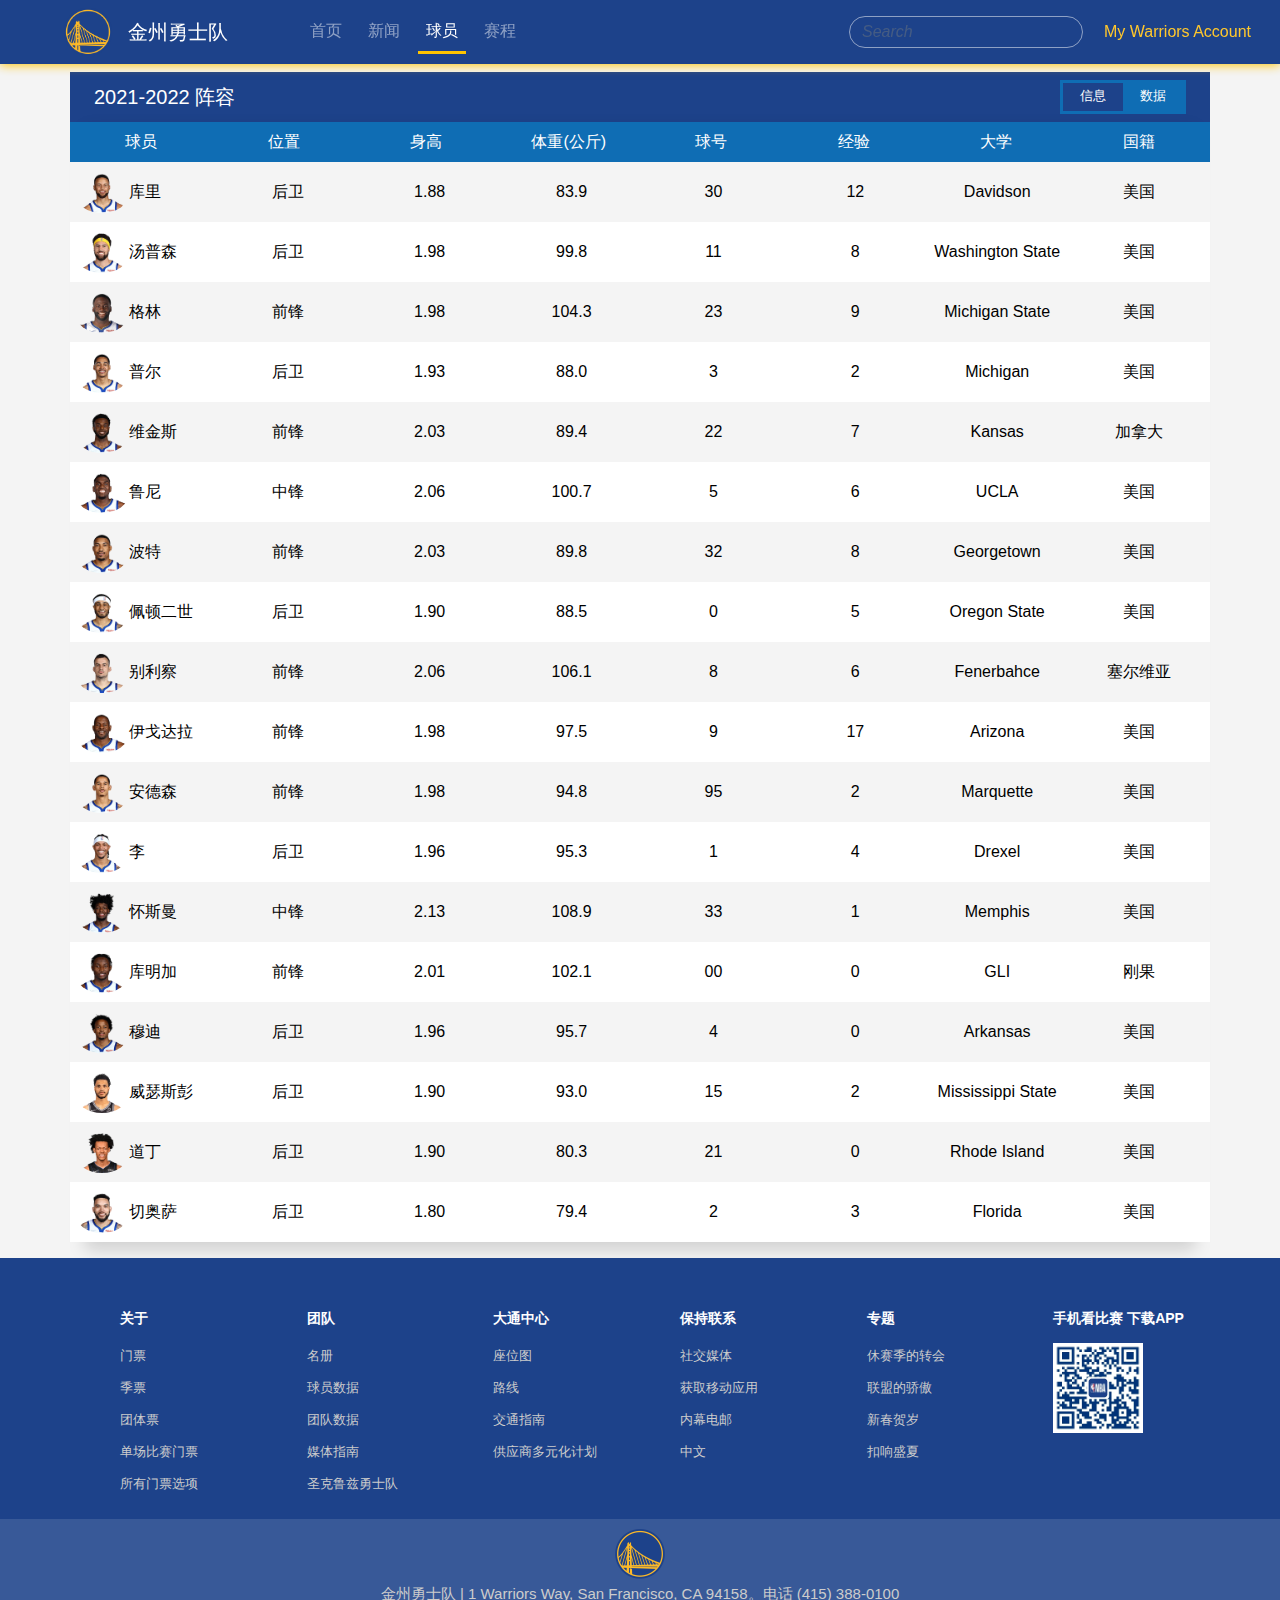
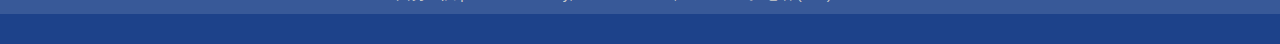
<file: player.html>
<!DOCTYPE html>
<html lang="en">

<head>
    <meta charset="UTF-8">
    <meta http-equiv="X-UA-Compatible" content="IE=edge">
    <meta name="viewport" content="width=device-width, initial-scale=1.0">
    <link rel="shortcut icon" href="images/warriors_favicon.ico" />
    <link rel="stylesheet" href="font-awesome-4.7.0/css/font-awesome.css">
    <link rel="stylesheet" href="bootstrap-4.2.1-dist/css/bootstrap.css">
    <link rel="stylesheet" href="css/media.css">
    <link rel="stylesheet" href="css/common.css">
    <link rel="stylesheet" href="css/player.css">
    <script src="js/jquery.min.js"></script>
    <script src="js/rocket.js"></script>
    <script src="js/player.js"></script>
    <title>仿金州勇士队官网</title>
</head>

<body>
    <div class="container-fluid">
        <nav class="navbar navbar-expand-lg navbar-dark bg-primary fixed-top" id="navbar">
            <img src="images/gsw-logo.png" alt="" class="imgSize ml-5">
            <a class="navbar-brand pr-5 pl-3" href="#">金州勇士队</a>
            <button class="navbar-toggler d-lg-none" type="button" data-toggle="collapse" data-target="#navbarContent">
                <span class="navbar-toggler-icon"></span>
            </button>
            <div class="collapse navbar-collapse" id="navbarContent">
                <ul class="navbar-nav mr-auto mt-2 mt-lg-0 nav-list">
                    <li class="nav-item">
                        <a class="nav-link" href="index.html">首页 <span class="sr-only">(current)</span></a>
                    </li>
                    <li class="nav-item">
                        <a class="nav-link" href="news.html">新闻</a>
                    </li>
                    <li class="nav-item active">
                        <a class="nav-link" href="player.html">球员</a>
                    </li>
                    <li class="nav-item">
                        <a class="nav-link" href="game.html">赛程</a>
                    </li>
                    <!-- <li class="nav-item">
                        <a class="nav-link" href="javascript:;">统计</a>
                    </li>
                    <li class="nav-item">
                        <a class="nav-link" href="javascript:;">图集</a>
                    </li> -->
                </ul>
                <form class="form-inline my-2 my-lg-0 position-relative">
                    <input class="form-control mr-sm-2 inputBar" type="search" placeholder="Search" aria-label="Search">
                    <button class="btn my-2 my-sm-0 inputBar-btn" type="submit">My Warriors Account</button>
                </form>
            </div>
        </nav>
    </div>
    <div class="container pt-4"></div>
    <div class="container pt-5">
        <div class="row bg-primary d-flex px-4 head" style="justify-content: space-between;align-items: center;">
            <h2 class="news-title mb-0"><a href="javascript:;">2021-2022 阵容</a></h2>
            <div class="btn-toggle d-flex">
                <div class="info btn-bacolor">信息</div>
                <div class="data">数据</div>
            </div>
        </div>
        <div class="big-box">
            <div class="interval-color shadow infobox">
                <div class="row tablehead d-flex">
                    <p>球员</p>
                    <p>位置</p>
                    <p>身高</p>
                    <p>体重(公斤)</p>
                    <p>球号</p>
                    <p>经验</p>
                    <p>大学</p>
                    <p>国籍</p>
                </div>
                <div class="row d-flex player-info-p">
                    <p><img src="images/scpic.webp">库里</p>
                    <p>后卫</p>
                    <p>1.88</p>
                    <p>83.9</p>
                    <p>30</p>
                    <p>12</p>
                    <p>Davidson</p>
                    <p>美国</p>
                </div>
                <div class="row d-flex player-info-p">
                    <p><img src="images/ktpic.webp">汤普森</p>
                    <p>后卫</p>
                    <p>1.98</p>
                    <p>99.8</p>
                    <p>11</p>
                    <p>8</p>
                    <p>Washington State</p>
                    <p>美国</p>
                </div>
                <div class="row d-flex player-info-p">
                    <p><img src="images/dgpic.webp">格林</p>
                    <p>前锋</p>
                    <p>1.98</p>
                    <p>104.3</p>
                    <p>23</p>
                    <p>9</p>
                    <p>Michigan State</p>
                    <p>美国</p>
                </div>
                <div class="row d-flex player-info-p">
                    <p><img src="images/jppic.webp">普尔</p>
                    <p>后卫</p>
                    <p>1.93</p>
                    <p>88.0</p>
                    <p>3</p>
                    <p>2</p>
                    <p>Michigan</p>
                    <p>美国</p>
                </div>
                <div class="row d-flex player-info-p">
                    <p><img src="images/awpic.webp">维金斯</p>
                    <p>前锋</p>
                    <p>2.03</p>
                    <p>89.4</p>
                    <p>22</p>
                    <p>7</p>
                    <p>Kansas</p>
                    <p>加拿大</p>
                </div>
                <div class="row d-flex player-info-p">
                    <p><img src="images/klpic.webp">鲁尼</p>
                    <p>中锋</p>
                    <p>2.06</p>
                    <p>100.7</p>
                    <p>5</p>
                    <p>6</p>
                    <p>UCLA</p>
                    <p>美国</p>
                </div>
                <div class="row d-flex player-info-p">
                    <p><img src="images/appic.webp">波特</p>
                    <p>前锋</p>
                    <p>2.03</p>
                    <p>89.8</p>
                    <p>32</p>
                    <p>8</p>
                    <p>Georgetown</p>
                    <p>美国</p>
                </div>
                <div class="row d-flex player-info-p">
                    <p><img src="images/gp2pic.webp">佩顿二世</p>
                    <p>后卫</p>
                    <p>1.90</p>
                    <p>88.5</p>
                    <p>0</p>
                    <p>5</p>
                    <p>Oregon State</p>
                    <p>美国</p>
                </div>
                <div class="row d-flex player-info-p">
                    <p><img src="images/nbpic.webp">别利察</p>
                    <p>前锋</p>
                    <p>2.06</p>
                    <p>106.1</p>
                    <p>8</p>
                    <p>6</p>
                    <p>Fenerbahce</p>
                    <p>塞尔维亚</p>
                </div>
                <div class="row d-flex player-info-p">
                    <p><img src="images/aipic.webp">伊戈达拉</p>
                    <p>前锋</p>
                    <p>1.98</p>
                    <p>97.5</p>
                    <p>9</p>
                    <p>17</p>
                    <p>Arizona</p>
                    <p>美国</p>
                </div>
                <div class="row d-flex player-info-p">
                    <p><img src="images/jtapic.webp">安德森</p>
                    <p>前锋</p>
                    <p>1.98</p>
                    <p>94.8</p>
                    <p>95</p>
                    <p>2</p>
                    <p>Marquette</p>
                    <p>美国</p>
                </div>
                <div class="row d-flex player-info-p">
                    <p><img src="images/dlpic.webp">李</p>
                    <p>后卫</p>
                    <p>1.96</p>
                    <p>95.3</p>
                    <p>1</p>
                    <p>4</p>
                    <p>Drexel</p>
                    <p>美国</p>
                </div>
                <div class="row d-flex player-info-p">
                    <p><img src="images/jwpic.webp">怀斯曼</p>
                    <p>中锋</p>
                    <p>2.13</p>
                    <p>108.9</p>
                    <p>33</p>
                    <p>1</p>
                    <p>Memphis</p>
                    <p>美国</p>
                </div>
                <div class="row d-flex player-info-p">
                    <p><img src="images/jkpic.webp">库明加</p>
                    <p>前锋</p>
                    <p>2.01</p>
                    <p>102.1</p>
                    <p>00</p>
                    <p>0</p>
                    <p>GLI</p>
                    <p>刚果</p>
                </div>
                <div class="row d-flex player-info-p">
                    <p><img src="images/mmpic.webp">穆迪</p>
                    <p>后卫</p>
                    <p>1.96</p>
                    <p>95.7</p>
                    <p>4</p>
                    <p>0</p>
                    <p>Arkansas</p>
                    <p>美国</p>
                </div>
                <div class="row d-flex player-info-p">
                    <p><img src="images/kwpic.webp">威瑟斯彭</p>
                    <p>后卫</p>
                    <p>1.90</p>
                    <p>93.0</p>
                    <p>15</p>
                    <p>2</p>
                    <p>Mississippi State</p>
                    <p>美国</p>
                </div>
                <div class="row d-flex player-info-p">
                    <p><img src="images/jdpic.webp">道丁</p>
                    <p>后卫</p>
                    <p>1.90</p>
                    <p>80.3</p>
                    <p>21</p>
                    <p>0</p>
                    <p>Rhode Island</p>
                    <p>美国</p>
                </div>
                <div class="row d-flex player-info-p">
                    <p><img src="images/cqpic.webp">切奥萨</p>
                    <p>后卫</p>
                    <p>1.80</p>
                    <p>79.4</p>
                    <p>2</p>
                    <p>3</p>
                    <p>Florida</p>
                    <p>美国</p>
                </div>
            </div>
            <div class="databox">
                <div class="row tablehead d-flex">
                    <p>球员</p>
                    <p>出场</p>
                    <p>得分</p>
                    <p>篮板</p>
                    <p>助攻</p>
                    <p>抢断</p>
                    <p>封盖</p>
                    <p>先发</p>
                    <p>时间</p>
                    <p>命中率</p>
                    <p>三分%</p>
                    <p>罚球%</p>
                    <p>前板</p>
                    <p>后板</p>
                    <p>失误</p>
                    <p>犯规</p>
                </div>
                <div class="interval-color shadow">
                    <div class="row d-flex player-info-p">
                        <p><img src="images/scpic.webp"></p>
                        <p>33</p>
                        <p>27.7</p>
                        <p>5.3</p>
                        <p>6</p>
                        <p>1.5</p>
                        <p>0.5</p>
                        <p>32</p>
                        <p>34.8</p>
                        <p>43.4</p>
                        <p>40</p>
                        <p>92</p>
                        <p>0.6</p>
                        <p>4.7</p>
                        <p>3.4</p>
                        <p>2</p>
                    </div>
                    <div class="row d-flex player-info-p">
                        <p><img src="images/awpic.webp"></p>
                        <p>31</p>
                        <p>19</p>
                        <p>4.5</p>
                        <p>1.8</p>
                        <p>0.9</p>
                        <p>0.6</p>
                        <p>30</p>
                        <p>31.3</p>
                        <p>48.7</p>
                        <p>43.4</p>
                        <p>69</p>
                        <p>1.3</p>
                        <p>3.2</p>
                        <p>1.6</p>
                        <p>1.8</p>
                    </div>
                    <div class="row d-flex player-info-p">
                        <p><img src="images/jppic.webp"></p>
                        <p>29</p>
                        <p>17.6</p>
                        <p>3.4</p>
                        <p>3.4</p>
                        <p>1</p>
                        <p>0.2</p>
                        <p>28</p>
                        <p>30.3</p>
                        <p>44.3</p>
                        <p>33.9</p>
                        <p>90.2</p>
                        <p>0.3</p>
                        <p>3.1</p>
                        <p>2.5</p>
                        <p>2.9</p>
                    </div>
                    <div class="row d-flex player-info-p">
                        <p><img src="images/dgpic.webp"></p>
                        <p>31</p>
                        <p>8.4</p>
                        <p>7.9</p>
                        <p>7.5</p>
                        <p>1.4</p>
                        <p>1.2</p>
                        <p>31</p>
                        <p>30.6</p>
                        <p>54.7</p>
                        <p>28.9</p>
                        <p>59.7</p>
                        <p>1.2</p>
                        <p>6.8</p>
                        <p>3.2</p>
                        <p>2.8</p>
                    </div>
                    <div class="row d-flex player-info-p">
                        <p><img src="images/klpic.webp"></p>
                        <p>35</p>
                        <p>6</p>
                        <p>6.3</p>
                        <p>1.5</p>
                        <p>0.5</p>
                        <p>0.8</p>
                        <p>34</p>
                        <p>19.5</p>
                        <p>54.7</p>
                        <p>0</p>
                        <p>60</p>
                        <p>2.3</p>
                        <p>4</p>
                        <p>0.7</p>
                        <p>2.7</p>
                    </div>
                    <div class="row d-flex player-info-p">
                        <p><img src="images/appic.webp"></p>
                        <p>30</p>
                        <p>8.2</p>
                        <p>4.9</p>
                        <p>1.4</p>
                        <p>0.9</p>
                        <p>0.5</p>
                        <p>2</p>
                        <p>21.3</p>
                        <p>46.9</p>
                        <p>40</p>
                        <p>78.9</p>
                        <p>0.9</p>
                        <p>4</p>
                        <p>0.6</p>
                        <p>1.3</p>
                    </div>
                    <div class="row d-flex player-info-p">
                        <p><img src="images/gp2pic.webp"></p>
                        <p>34</p>
                        <p>7.7</p>
                        <p>3.4</p>
                        <p>0.8</p>
                        <p>1.2</p>
                        <p>0.2</p>
                        <p>5</p>
                        <p>16.2</p>
                        <p>63.5</p>
                        <p>41.9</p>
                        <p>59</p>
                        <p>1.1</p>
                        <p>2.3</p>
                        <p>0.5</p>
                        <p>1.6</p>
                    </div>
                    <div class="row d-flex player-info-p">
                        <p><img src="images/nbpic.webp"></p>
                        <p>35</p>
                        <p>6.7</p>
                        <p>4</p>
                        <p>1.6</p>
                        <p>0.6</p>
                        <p>0.3</p>
                        <p>0</p>
                        <p>15.1</p>
                        <p>45.7</p>
                        <p>39.1</p>
                        <p>67.4</p>
                        <p>0.9</p>
                        <p>3.1</p>
                        <p>1.1</p>
                        <p>1.6</p>
                    </div>
                    <div class="row d-flex player-info-p">
                        <p><img src="images/aipic.webp"></p>
                        <p>18</p>
                        <p>4.7</p>
                        <p>3.6</p>
                        <p>4.1</p>
                        <p>0.7</p>
                        <p>0.7</p>
                        <p>0</p>
                        <p>20.6</p>
                        <p>42.7</p>
                        <p>23.9</p>
                        <p>75</p>
                        <p>0.8</p>
                        <p>2.8</p>
                        <p>0.7</p>
                        <p>0.8</p>
                    </div>
                    <div class="row d-flex player-info-p">
                        <p><img src="images/jtapic.webp"></p>
                        <p>33</p>
                        <p>4.9</p>
                        <p>3</p>
                        <p>2.2</p>
                        <p>0.7</p>
                        <p>0.4</p>
                        <p>3</p>
                        <p>16.7</p>
                        <p>50.8</p>
                        <p>25.6</p>
                        <p>59.5</p>
                        <p>0.6</p>
                        <p>2.3</p>
                        <p>1.2</p>
                        <p>1.6</p>
                    </div>
                    <div class="row d-flex player-info-p">
                        <p><img src="images/dlpic.webp"></p>
                        <p>25</p>
                        <p>8.4</p>
                        <p>3.1</p>
                        <p>1</p>
                        <p>0.4</p>
                        <p>0.1</p>
                        <p>2</p>
                        <p>20.8</p>
                        <p>43.8</p>
                        <p>34.9</p>
                        <p>87.1</p>
                        <p>0.3</p>
                        <p>2.8</p>
                        <p>0.6</p>
                        <p>1.6</p>
                    </div>
                    <div class="row d-flex player-info-p">
                        <p><img src="images/jkpic.webp"></p>
                        <p>25</p>
                        <p>4.8</p>
                        <p>1.5</p>
                        <p>0.3</p>
                        <p>0.4</p>
                        <p>0.1</p>
                        <p>2</p>
                        <p>9.2</p>
                        <p>49.4</p>
                        <p>29</p>
                        <p>56.4</p>
                        <p>0.3</p>
                        <p>1.2</p>
                        <p>0.6</p>
                        <p>1.1</p>
                    </div>
                    <div class="row d-flex player-info-p">
                        <p><img src="images/mmpic.webp"></p>
                        <p>22</p>
                        <p>1.8</p>
                        <p>0.9</p>
                        <p>0.3</p>
                        <p>0.1</p>
                        <p>0.2</p>
                        <p>1</p>
                        <p>6.5</p>
                        <p>33.3</p>
                        <p>14.8</p>
                        <p>57.1</p>
                        <p>0.1</p>
                        <p>0.8</p>
                        <p>0.2</p>
                        <p>0.5</p>
                    </div>
                    <div class="row d-flex player-info-p">
                        <p><img src="images/cqpic.webp"></p>
                        <p>17</p>
                        <p>2.4</p>
                        <p>1.4</p>
                        <p>1.8</p>
                        <p>0.5</p>
                        <p>0</p>
                        <p>1</p>
                        <p>12.1</p>
                        <p>28</p>
                        <p>34.4</p>
                        <p>100</p>
                        <p>0.5</p>
                        <p>0.9</p>
                        <p>1</p>
                        <p>1.2</p>
                    </div>
                    <div class="row d-flex player-info-p">
                        <p><img src="images/jdpic.webp"></p>
                        <p>4</p>
                        <p>1.5</p>
                        <p>1.8</p>
                        <p>0.8</p>
                        <p>0</p>
                        <p>0.3</p>
                        <p>0</p>
                        <p>6.9</p>
                        <p>50</p>
                        <p>0</p>
                        <p>0</p>
                        <p>0.3</p>
                        <p>1.5</p>
                        <p>0.3</p>
                        <p>0.5</p>
                    </div>
                    <div class="row d-flex player-info-p">
                        <p><img src="images/kwpic.webp"></p>
                        <p>1</p>
                        <p>6</p>
                        <p>1</p>
                        <p>0</p>
                        <p>1</p>
                        <p>1</p>
                        <p>0</p>
                        <p>13.9</p>
                        <p>100</p>
                        <p>0</p>
                        <p>0</p>
                        <p>0</p>
                        <p>1</p>
                        <p>1</p>
                        <p>4</p>
                    </div>
                    <div class="row d-flex player-info-p">
                        <p><img src="images/ktpic.webp"></p>
                        <p>-</p>
                        <p>-</p>
                        <p>-</p>
                        <p>-</p>
                        <p>-</p>
                        <p>-</p>
                        <p>-</p>
                        <p>-</p>
                        <p>-</p>
                        <p>-</p>
                        <p>-</p>
                        <p>-</p>
                        <p>-</p>
                        <p>-</p>
                        <p>-</p>
                    </div>
                    <div class="row d-flex player-info-p">
                        <p><img src="images/jwpic.webp"></p>
                        <p>-</p>
                        <p>-</p>
                        <p>-</p>
                        <p>-</p>
                        <p>-</p>
                        <p>-</p>
                        <p>-</p>
                        <p>-</p>
                        <p>-</p>
                        <p>-</p>
                        <p>-</p>
                        <p>-</p>
                        <p>-</p>
                        <p>-</p>
                        <p>-</p>
                    </div>
                </div>
            </div>
        </div>
    </div>

    <!-- 返回顶部 -->
    <div class="rocket"></div>
    <footer class="footer mt-3">
        <div class="mod_help container">
            <div class="row">
                <dl class="col-6 col-md-2">
                    <dt>关于</dt>
                    <dd><a href="#">门票</a></dd>
                    <dd><a href="#">季票</a></dd>
                    <dd><a href="#">团体票</a></dd>
                    <dd><a href="#">单场比赛门票</a></dd>
                    <dd><a href="#">所有门票选项</a></dd>
                </dl>
                <dl class="col-6 col-md-2">
                    <dt>团队</dt>
                    <dd><a href="#">名册</a></dd>
                    <dd><a href="#">球员数据</a></dd>
                    <dd><a href="#">团队数据</a></dd>
                    <dd><a href="#">媒体指南</a></dd>
                    <dd><a href="#">圣克鲁兹勇士队</a></dd>
                </dl>
                <dl class="col-6 col-md-2">
                    <dt>大通中心</dt>
                    <dd><a href="#">座位图</a></dd>
                    <dd><a href="#">路线</a></dd>
                    <dd><a href="#">交通指南</a></dd>
                    <dd><a href="#">供应商多元化计划</a></dd>
                </dl>
                <dl class="col-6 col-md-2">
                    <dt>保持联系</dt>
                    <dd><a href="#">社交媒体</a></dd>
                    <dd><a href="#">获取移动应用</a></dd>
                    <dd><a href="#">内幕电邮</a></dd>
                    <dd><a href="#">中文</a></dd>
                </dl>
                <dl class="col-6 col-md-2">
                    <dt>专题</dt>
                    <dd><a href="#">休赛季的转会</a></dd>
                    <dd><a href="#">联盟的骄傲</a></dd>
                    <dd><a href="#">新春贺岁</a></dd>
                    <dd><a href="#">扣响盛夏</a></dd>
                </dl>
                <dl class="col-6 col-md-2">
                    <dt>手机看比赛 下载APP</dt>
                    <dd>
                        <img src="images/download.jpg" alt="" style="width: 90px;height: 90px;">
                    </dd>
                </dl>
            </div>
        </div>
        <div class="mod_copyright">
            <div class="copyright container-fluid">
                <img src="images/min-gsw-logo.png" alt="">
                <p>金州勇士队
                    | 1 Warriors Way, San Francisco, CA 94158。电话 (415) 388-0100</p>
            </div>
        </div>
    </footer>

    <!-- jQuery and JavaScript Bundle with Popper -->
    <!-- <script src="https://cdn.jsdelivr.net/npm/jquery@3.5.1/dist/jquery.slim.min.js"></script> -->
    <script src="https://cdn.jsdelivr.net/npm/bootstrap@4.6.1/dist/js/bootstrap.bundle.min.js"></script>
</body>

</html>
</file>
<file: css/media.css>
@media screen and (max-width:991px) {
    .card_add_padding {
        padding: 0 15px !important;
    }

    .titlePic img {
        width: 400px;
    }

    .player-info-p {
        /* height: 50px !important; */
        overflow: hidden;
        white-space: nowrap;
        text-overflow: ellipsis;
    }

    .games-info-p {
        /* height: 50px !important; */
        overflow: hidden;
        white-space: nowrap;
        text-overflow: ellipsis;
    }

    .rocket {
        display: none !important;
    }

    .btn-toggle,.databox {
        display: none !important;
    }

    .infobox {
        display: block !important;
    }

    .player-info-p p {
        font-size: 13px;
    }
    
}
</file>
<file: css/common.css>
body {
    background-color: #f4f4f4 !important;
}

li {
    display: block;
}

button{
    outline:none;  
}

img {
    cursor: pointer;
}

a {
    text-decoration: none !important;
}

.imgSize {
    width: 48px;
    height: 48px;
}

.def-color {
    color: #1d428a;
}

.shadow {
    box-shadow:0 3px 12px 0 rgb(0 0 0 / 10%);
}

.border-clear {
    border: 0 !important;
}

.originColor {
    color: #1d428a !important;
}

.shadow-some {
    box-shadow: 0 3px 12px 0 rgb(0 0 0 / 10%);;
}

.nav-item a {
    font-size: 16px;
}

#navbar {
    box-shadow: 0 1px 10px #fec400;
}

.inputBar {
    width: 187px;
    height: 100%;
    border: none;
    margin: 0 0 0 12px;
    background: transparent;
    color: #fff;
    font-style: italic;
    opacity: .5;
    border-radius: 16px;
    border: 1px solid #fff;
}

.inputBar-btn {
    color: #ffc72c;
}

.searchBar_searchSubmitBtn__3IxmH {
    border: none;
    background: transparent;
    cursor: pointer;
    margin: 0 15px 0 0;
    width: 22px;
    height: 22px;
    color: #fff;
}

.bg-primary {
    background-color: #1d428a!important;
}

.active {
    border-bottom: 3px solid #fec400;
}

.nav-list li {
    margin-left: 10px;
}

.nav-list li:hover {
    border-bottom: 3px solid #fec400;
}

.imghover {
    transition: all .3s;
}

.imghover:hover {
    transform: scale(1.1);
}

.rocket {
    width: 130px;
    height: 155px;
    background: url(../images/rocket_top.png) top;
    background-size: cover;
    position: fixed;
    right: 30px;
    bottom: 50px;
    display: none;
    cursor: pointer;
  }

  .rocket:hover {
    background-position: bottom;
  }


.footer {
    padding: 30px 0;
    /* height: 415px; */
    background-color: #1d428a;
}

.mod_help {
    /* height: 235px; */
    /* padding-top: 20px;
    padding-left: 50px; */
    padding: 20px 0 0 50px;
}
.mod_help dl {
    float: left;
    width: 200px;
}
.mod_help dl:last-child {
    width: 90px;
    /* text-align: center; */
}
.mod_help dl dt {
    font-size: 14px;
    color: white;
    font-weight: 600;
    padding-bottom: 14px;
}
.mod_help dl dd a {
    font-size: 13px;
    color: #ccc;
    /* font-weight: normal;
    padding-bottom: 14px; */
}
.mod_copyright {
    text-align: center;
}
.links {
    margin-left: 117px;
}
.links ul li {
    margin: 20px 0 14px;
    float: left;
}
.mod_copyright .links ul li:nth-child(even) {
    width: 1px;
    height: 12px;
    margin: 24px 15px 0;
    /* 给li宽高和背景颜色能让该li呈线显示 */
    background-color: #666666;
}
.copyright {
    /* margin: 10px 0; */
    padding: 10px 0;
    display: inline-block;
    line-height: 20px;
    background-color: #385998;
}
.copyright p {
    margin-top: 5px;
    margin-bottom: 0 !important;
    font-size: 15px;
    color: #ccc;
}
</file>
<file: css/index.css>
.pIndent {
    text-indent: 2em;
}

.border-b {
    border-bottom: 6px solid #ffc72c;
}

.clearpadding-left {
    padding-left: 0 !important;
}

.navbar-dark .navbar-nav .active>.navbar-link,
.navbar-dark .navbar-nav .navbar-link.active,
.navbar-dark .navbar-nav .navbar-link.show,
.navbar-dark .navbar-nav .show>.navbar-link {
    color: #fff;
    border-bottom: 3px solid red;
}

.colorNone {
    background-color: transparent !important;
    border: none;
}

.titlePic {
    justify-content: center;
}

.inputWidth {
    width: 100px;
}

.emailPicCenter {
    justify-content: center;
}

.emailPic {
    width: 308px;
    height: 80px;
}

.blog {
    align-items: center;
}

.titleBlog {
    vertical-align: middle;
    margin-bottom: 0;
    font-weight: 700;
    font-size: 18px;
}

.more-btn {
    padding: 10px 20px;
    border: none;
    border-radius: 5px;
    background-color: #ffc600;
}

.more-btn font {
    margin-left: 5px;
    font-size: 12px;
    color:#000;
    vertical-align: middle;
}

.more-btn:hover {
    opacity: .8;
}
</file>
<file: css/games.css>
.news-title a {
    font-size: 20px;
    font-weight: 500;
    color: white;
    line-height: 50px;
}

.tablehead {
    height: 40px;
    background-color: #0f6db4;
}

.tablehead p {
    flex: 1;
    display: block;
    color: white;
    text-align: center;
    line-height: 40px;
    margin-bottom:  0 !important;
}

.title-month {
    background-color: #032f4f;
}

.games-info-p p {
    flex: 1;
    text-align: center;
    margin-bottom: 0;
    height: 40px;
    line-height: 40px;
    box-sizing: border-box;
}

.res {
    font-weight: 500;
}

.games-info-p span {
    color: red;
}

.even-color {
    background-color: white !important;
}

div.hover-color {
    background-color: #e9e9e9 !important;
}
</file>
<file: css/news-content.css>
li {
    display: block;
}

.news-title a {
    font-size: 18px;
    font-weight: 500;
    color: white;
    line-height: 50px;
}

.leftbox h1 {
    font-size: 26px;
    font-weight: 700;
}

.article-time {
    border-bottom: 1px solid #ccc;
}

.content img {
    max-width: 100%;
}

.content h5 {
    text-indent: 2em;
}

.content p {
    box-sizing: border-box;
    padding: 20px 0 0 0;
    text-indent: 2em;
    line-height: 28px;
}


.hotBox {
    padding: 10px;
}

.hotBox li {
    box-sizing: border-box;
    cursor: pointer;
    border-bottom: 1px solid #e5e5e5;
}

.hotBox p {
    box-sizing: border-box;
    padding-left: 10px;
}

.hotBox img {
    width: 115px;
    height: 60px;
}

.li-hover {
    color: #2464b5;
    background-color: #edf1f4;
}
</file>
<file: css/news.css>
.news-title a {
    font-size: 18px;
    font-weight: 500;
    color: white;
    line-height: 50px;
}

.pubish {
    background-color: white;
    /* border-top: 1px solid #ccc; */
}

.pubish h5 {
    color: #000;
}

.pubish a:hover h5 {
    color: #1d428a;
}

.pubish .row {
    /* border-bottom: 1px solid #ccc; */
    padding: 10px 0;
}

.pic {
    margin-top: 10px;
}

.pubish img {
    width: 150px;
    height: 100px;
}

.schedule {
    width: 100%;
    /* height: 400px; */
    border-bottom: 1px solid #EAEAEA;
    text-align: center;
}

table.d-flex {
    justify-content: space-around;
}

.schedule table.schedule-head {
    background-color: #9e9e9e;
    border-left: 1px solid #9E9E9E;
    border-right: 1px solid #9E9E9E;
}

.schedule table.schedule-head th {
    color: white;
    font-weight: normal;
    padding: 5px 16px;
}

.schedule table.schedule-body td {
    padding: 5px 10px;
}

.schedule table.schedule-body td a {
   color: #2A6CB6;
}

.schedule table.schedule-body td a:hover {
    font-weight: 500;
    text-decoration: underline !important;
}

.all {
    padding: 10px 0;
    text-align: center;
    border-left: 1px solid #EAEAEA;
    border-right: 1px solid #EAEAEA;
}

.all a {
    color: gray !important;
}

.tab {
    /* width: 298px; */
    height: 38px;
    border: 1px solid #7A7A7A;
    border-top: 1px solid #BE9D53;
    background: #9e9e9e;
}

.tab-west {
    box-sizing: border-box;
    border-right: 1px solid #EAEAEA;
}

.tab li {
    flex: 1;
    text-align: center;
    line-height: 32px;
    color: white;
    cursor: pointer;
}

.wrap {
    text-align: center;
}

.wrap tr {
    margin: 10px 0 !important;
}

.wrap td a {
   color: #2A6CB6;
}

.wrap td a:hover {
    font-weight: 500;
    text-decoration: underline !important;
}

.wrap table span {
    padding: 0 7px;
    color: #FFFFFF;
    background: #2A6CB6;
}

.add-opcity {
    background: #454545;
}

.t {
    font-size: 14px;
    line-height: 36px;
    height: 36px;
}
</file>
<file: css/player.css>
.news-title a {
    font-size: 20px;
    font-weight: 500;
    color: white;
    line-height: 50px;
}

.btn-toggle {
    box-sizing: border-box;
    height: 34px;
    padding: 3px;
    background-color: #0f6db4;
    color: white;
    font-size: 13px;
}

.info,.data {
    box-sizing: border-box;
    /* padding: 12px 5px; */
    width: 60px;
    line-height: 25px;
    text-align: center;
    cursor: pointer;
}

.btn-bacolor {
    background-color: #1d428a;
}

.tablehead {
    height: 40px;
    background-color: #0f6db4;
}

.tablehead p {
    flex: 1;
    display: block;
    color: white;
    text-align: center;
    line-height: 40px;
    margin-bottom:  0 !important;
}

.player-info-p {
    height: 60px;
    background-color: white !important;
}

.player-info-p img {
    width: 54px;
    height: 40px;
    border-radius: 50%;
}

.player-info-p p:first-child {
    box-sizing: border-box;
    padding-left: 5px;
    text-align: left;
}

.player-info-p p {
    flex: 1;
    display: block;
    text-align: center;
    line-height: 60px;
    color: #000;
    font-weight: 500;
    margin-bottom:  0 !important;
    word-wrap:break-word;
}

div.hover-color {
    background-color: #e9e9e9 !important;
}

.even-color {
    background-color: #f4f4f4 !important;
}
</file>
